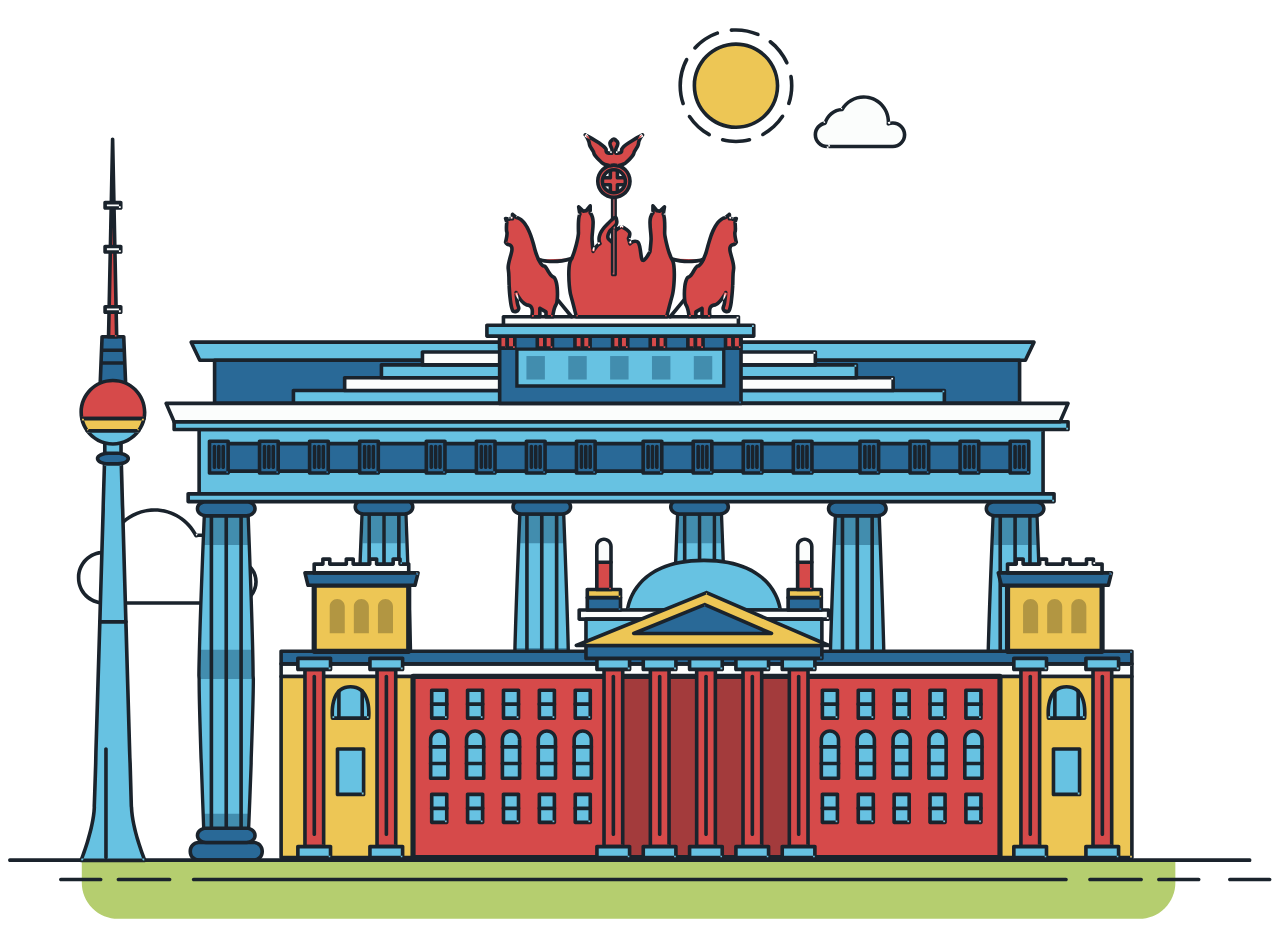
<file: animation.html>
<!DOCTYPE html>
<html lang="en">
<head>
    <meta charset="UTF-8">
    <meta name="viewport" content="width=device-width, initial-scale=1.0">
    <title>SVG Animation</title>
    <link rel="stylesheet" href="css/animation.css">
</head>
<body>
    <svg id="about-picture" xmlns="http://www.w3.org/2000/svg" class="berlin-illustration" height="auto" viewBox="0 0 700 505" xmlns:xlink="http://www.w3.org/1999/xlink">
        <defs>
            <polygon id="a" points=".06 231.917 .06 .929 688.717 .929 688.717 231.917"></polygon>
        </defs>
        <g fill="none" fill-rule="evenodd">
          <g transform="translate(0 241)" class="cloud-front">
          <path fill="#1A232C" d="M87.602,29 L87.602,28 C87.326,28.001 87.103,28.024 86.927,28.033 L86.979,29.031 L87.947,28.78 C85.741,20.282 78.041,14.002 68.852,14 C67.858,14 66.904,14.096 65.98,14.231 L66.125,15.22 L67.019,14.772 C62.626,6.015 53.567,0.001 43.102,0 C29.041,0.002 17.524,10.848 16.443,24.632 L17.44,24.71 L17.606,23.724 C16.803,23.589 15.969,23.5 15.102,23.5 C6.817,23.501 0.102,30.215 0.102,38.5 C0.102,46.785 6.817,53.499 15.102,53.5 L87.602,53.5 C94.644,53.499 100.351,47.792 100.352,40.75 C100.351,33.708 94.644,28.001 87.602,28 L87.602,30 C90.573,30 93.254,31.202 95.203,33.149 C97.15,35.097 98.351,37.778 98.352,40.75 C98.351,43.722 97.15,46.403 95.203,48.351 C93.254,50.298 90.573,51.5 87.602,51.5 L15.102,51.5 C11.509,51.5 8.265,50.046 5.909,47.692 C3.555,45.337 2.102,42.093 2.102,38.5 C2.102,34.907 3.555,31.663 5.909,29.308 C8.265,26.954 11.509,25.5 15.102,25.5 C15.831,25.5 16.553,25.575 17.273,25.697 C17.551,25.743 17.832,25.672 18.055,25.499 C18.277,25.325 18.414,25.07 18.436,24.789 C19.436,12.04 30.094,1.998 43.102,2 C52.786,1.999 61.163,7.564 65.231,15.669 C65.425,16.055 65.842,16.272 66.27,16.21 C67.132,16.084 67.988,16 68.852,16 C77.108,15.998 84.027,21.647 86.011,29.283 C86.13,29.741 86.557,30.054 87.031,30.03 C87.27,30.017 87.457,29.999 87.602,30 L87.602,29" transform="translate(38 36)"></path>
            </g>
            <path fill="#B5CE6F" d="M646.484,484.382 C646.484,489.501 644.531,494.62 640.627,498.525 C636.722,502.43 631.603,504.382 626.484,504.382 L60.873,504.382 C55.754,504.382 50.636,502.43 46.731,498.525 C42.826,494.62 40.873,489.501 40.873,484.382 L40.873,471.917 L646.484,471.917 L646.484,484.382"></path>
            <polyline fill="#67C2E2" points="334.824 185.029 101.449 185.029 106.209 195.08 563.438 195.08 568.2 185.029 334.824 185.029"></polyline>
            <path fill="#1A232C" d="M334.824,185.029 L334.824,184.029 L101.449,184.029 C101.104,184.029 100.788,184.203 100.604,184.494 C100.42,184.785 100.398,185.146 100.545,185.457 L105.306,195.508 C105.471,195.856 105.824,196.079 106.209,196.079 L563.438,196.079 C563.824,196.079 564.177,195.856 564.342,195.508 L569.104,185.457 C569.251,185.146 569.229,184.785 569.045,184.494 C568.861,184.203 568.544,184.029 568.2,184.029 L334.824,184.029 L334.824,186.029 L566.62,186.029 L562.806,194.08 L106.842,194.08 L103.029,186.029 L334.824,186.029 L334.824,185.029"></path>
            <polygon fill="#296997" points="114.416 218.974 560.222 218.974 560.222 195.08 114.416 195.08"></polygon>
            <path fill="#1A232C" d="M560.222,218.974 L560.222,217.974 L115.416,217.974 L115.416,196.079 L559.222,196.079 L559.222,218.974 L560.222,218.974 L560.222,217.974 L560.222,218.974 L561.222,218.974 L561.222,195.08 C561.222,194.816 561.115,194.559 560.929,194.372 C560.742,194.186 560.485,194.08 560.222,194.08 L114.416,194.08 C114.152,194.08 113.895,194.186 113.708,194.372 C113.522,194.559 113.416,194.816 113.416,195.08 L113.416,218.974 C113.416,219.237 113.522,219.495 113.708,219.681 C113.895,219.867 114.152,219.974 114.416,219.974 L560.222,219.974 C560.485,219.974 560.742,219.867 560.929,219.681 C561.115,219.495 561.222,219.237 561.222,218.974 L560.222,218.974"></path>
            <polygon fill="#67C2E2" points="105.85 269.08 573.225 269.08 573.225 233.398 105.85 233.398"></polygon>
            <path fill="#1A232C" d="M573.225,233.398 L573.225,232.398 L105.85,232.398 C105.587,232.398 105.329,232.505 105.143,232.691 C104.957,232.877 104.85,233.134 104.85,233.398 L104.85,269.08 C104.85,269.344 104.957,269.601 105.143,269.788 C105.329,269.974 105.587,270.08 105.85,270.08 L573.225,270.08 C573.488,270.08 573.745,269.974 573.932,269.788 C574.118,269.601 574.225,269.344 574.225,269.08 L574.225,233.398 C574.225,233.134 574.118,232.877 573.932,232.691 C573.745,232.505 573.488,232.398 573.225,232.398 L573.225,233.398 L572.225,233.398 L572.225,268.08 L106.85,268.08 L106.85,234.398 L573.225,234.398 L573.225,233.398 L572.225,233.398 L573.225,233.398"></path>
            <polygon fill="#296997" points="116.751 256.508 562.557 256.508 562.557 241.243 116.751 241.243"></polygon>
            <path fill="#1A232C" d="M562.557,256.508 L562.557,255.508 L117.75,255.508 L117.75,242.243 L561.557,242.243 L561.557,256.508 L562.557,256.508 L562.557,255.508 L562.557,256.508 L563.557,256.508 L563.557,241.243 C563.557,240.979 563.45,240.722 563.264,240.535 C563.078,240.349 562.82,240.243 562.557,240.243 L116.75,240.243 C116.487,240.243 116.23,240.349 116.043,240.535 C115.857,240.722 115.751,240.979 115.751,241.243 L115.751,256.508 C115.751,256.771 115.857,257.029 116.043,257.215 C116.23,257.401 116.487,257.508 116.751,257.508 L562.557,257.508 C562.82,257.508 563.077,257.401 563.264,257.215 C563.45,257.029 563.557,256.771 563.557,256.508 L562.557,256.508"></path>
            <polygon fill="#67C2E2" points="158.07 218.974 518.563 218.974 518.563 211.858 158.07 211.858"></polygon>
            <path fill="#1A232C" d="M518.563,211.858 L518.563,210.858 L158.07,210.858 C157.807,210.858 157.549,210.964 157.363,211.151 C157.177,211.337 157.07,211.594 157.07,211.858 L157.07,218.974 C157.07,219.237 157.177,219.495 157.363,219.681 C157.549,219.867 157.807,219.974 158.07,219.974 L518.563,219.974 C518.826,219.974 519.083,219.867 519.27,219.681 C519.456,219.495 519.562,219.237 519.562,218.974 L519.562,211.858 C519.562,211.594 519.456,211.337 519.27,211.151 C519.083,210.964 518.826,210.858 518.563,210.858 L518.563,211.858 L517.563,211.858 L517.563,217.974 L159.07,217.974 L159.07,212.858 L518.563,212.858 L518.563,211.858 L517.563,211.858 L518.563,211.858"></path>
            <polygon fill="#FBFDFC" points="186.438 211.858 490.194 211.858 490.194 204.741 186.438 204.741"></polygon>
            <path fill="#1A232C" d="M490.194,204.741 L490.194,203.741 L186.438,203.741 C186.175,203.741 185.917,203.848 185.731,204.034 C185.545,204.221 185.438,204.478 185.438,204.741 L185.438,211.858 C185.438,212.121 185.545,212.379 185.731,212.565 C185.917,212.751 186.175,212.858 186.438,212.858 L490.194,212.858 C490.458,212.858 490.715,212.751 490.902,212.565 C491.088,212.379 491.194,212.121 491.194,211.858 L491.194,204.741 C491.194,204.478 491.088,204.221 490.902,204.034 C490.715,203.848 490.458,203.741 490.194,203.741 L490.194,204.741 L489.194,204.741 L489.194,210.858 L187.438,210.858 L187.438,205.741 L490.194,205.741 L490.194,204.741 L489.194,204.741 L490.194,204.741"></path>
            <polygon fill="#67C2E2" points="206.805 204.741 469.828 204.741 469.828 197.624 206.805 197.624"></polygon>
            <path fill="#1A232C" d="M469.828,197.624 L469.828,196.624 L206.805,196.624 C206.541,196.624 206.284,196.731 206.098,196.917 C205.911,197.103 205.805,197.361 205.805,197.624 L205.805,204.741 C205.805,205.005 205.911,205.262 206.098,205.449 C206.284,205.635 206.541,205.741 206.805,205.741 L469.828,205.741 C470.091,205.741 470.349,205.635 470.535,205.449 C470.722,205.262 470.828,205.005 470.828,204.741 L470.828,197.624 C470.828,197.361 470.722,197.103 470.535,196.917 C470.349,196.731 470.091,196.624 469.828,196.624 L469.828,197.624 L468.828,197.624 L468.828,203.741 L207.805,203.741 L207.805,198.624 L469.828,198.624 L469.828,197.624 L468.828,197.624 L469.828,197.624"></path>
            <polygon fill="#FBFDFC" points="229.521 197.624 447.111 197.624 447.111 190.509 229.521 190.509"></polygon>
            <path fill="#1A232C" d="M447.111,190.509 L447.111,189.509 L229.521,189.509 C229.258,189.509 229,189.616 228.814,189.802 C228.628,189.988 228.521,190.246 228.521,190.509 L228.521,197.624 C228.521,197.888 228.628,198.145 228.814,198.332 C229,198.518 229.258,198.624 229.521,198.624 L447.111,198.624 C447.375,198.624 447.632,198.518 447.818,198.332 C448.005,198.145 448.111,197.888 448.111,197.624 L448.111,190.509 C448.111,190.246 448.005,189.988 447.818,189.802 C447.632,189.616 447.375,189.509 447.111,189.509 L447.111,190.509 L446.111,190.509 L446.111,196.624 L230.521,196.624 L230.521,191.509 L447.111,191.509 L447.111,190.509 L446.111,190.509 L447.111,190.509"></path>
            <path fill="#67C2E2" d="M135.607,355.447 C135.163,337.766 134.264,313.326 133.648,297.387 C133.274,287.721 133.004,281.18 133.004,281.18 L108.722,281.18 C108.722,281.18 108.452,287.721 108.079,297.387 C107.462,313.326 106.563,337.766 106.119,355.447 C105.953,362.059 105.85,367.732 105.85,371.653 L105.85,371.654 C105.85,386.117 107.243,424.332 108.089,446.189 C108.457,455.706 108.722,462.126 108.722,462.126 L133.004,462.126 C133.004,462.126 133.269,455.706 133.637,446.189 C134.482,424.332 135.876,386.117 135.876,371.654 L135.876,371.653 C135.876,367.732 135.773,362.059 135.607,355.447"></path>
            <path fill="#428DAE" d="M133.648 297.387L108.079 297.387C108.452 287.721 108.722 281.18 108.722 281.18L133.004 281.18C133.004 281.18 133.274 287.721 133.648 297.387M135.876 371.654L105.85 371.654 105.85 371.653C105.85 367.732 105.953 362.059 106.119 355.447L135.607 355.447C135.773 362.059 135.876 367.732 135.876 371.653L135.876 371.654M133.004 462.126L108.722 462.126C108.722 462.126 108.457 455.706 108.089 446.189L133.637 446.189C133.269 455.706 133.004 462.126 133.004 462.126"></path>
            <path fill="#1A232C" d="M109.612,461.199 L132.114,461.199 C132.447,453.007 134.949,390.886 134.949,371.653 C134.949,352.42 132.447,290.299 132.114,282.108 L109.612,282.108 C109.279,290.299 106.778,352.42 106.778,371.653 C106.778,390.886 109.279,453.007 109.612,461.199 Z M133.895,463.054 L107.832,463.054 L107.794,462.164 C107.766,461.466 104.922,392.193 104.922,371.653 C104.922,351.114 107.766,281.839 107.794,281.142 L107.832,280.252 L133.895,280.252 L133.931,281.142 C133.96,281.839 136.804,351.114 136.804,371.653 C136.804,392.193 133.96,461.466 133.931,462.164 L133.895,463.054 L133.895,463.054 Z"></path>
            <path fill="#1A232C" d="M111.638 281.18L111.638 462.126C111.638 462.679 112.086 463.126 112.638 463.126 113.19 463.126 113.638 462.679 113.638 462.126L113.638 281.18C113.638 280.628 113.19 280.18 112.638 280.18 112.086 280.18 111.638 280.628 111.638 281.18M119.863 281.18L119.863 462.126C119.863 462.679 120.311 463.126 120.863 463.126 121.416 463.126 121.863 462.679 121.863 462.126L121.863 281.18C121.863 280.628 121.416 280.18 120.863 280.18 120.311 280.18 119.863 280.628 119.863 281.18M128.088 281.18L128.088 462.126C128.088 462.679 128.536 463.126 129.088 463.126 129.64 463.126 130.088 462.679 130.088 462.126L130.088 281.18C130.088 280.628 129.64 280.18 129.088 280.18 128.536 280.18 128.088 280.628 128.088 281.18"></path>
            <path fill="#296997" d="M136.79,277.265 C136.79,279.418 134.675,281.18 132.09,281.18 L109.636,281.18 C107.051,281.18 104.936,279.418 104.936,277.265 C104.936,275.111 107.051,273.349 109.636,273.349 L132.09,273.349 C134.675,273.349 136.79,275.111 136.79,277.265"></path>
            <path fill="#1A232C" d="M136.79,277.265 L135.79,277.265 C135.789,278.005 135.433,278.704 134.769,279.262 C134.109,279.814 133.155,280.181 132.09,280.18 L109.636,280.18 C108.571,280.181 107.617,279.814 106.956,279.262 C106.293,278.704 105.936,278.005 105.936,277.265 C105.936,276.524 106.293,275.825 106.957,275.267 C107.617,274.715 108.571,274.348 109.636,274.349 L132.09,274.349 C133.155,274.348 134.109,274.716 134.769,275.267 C135.433,275.825 135.789,276.524 135.79,277.265 L137.79,277.265 C137.791,275.851 137.09,274.593 136.049,273.731 C135.006,272.863 133.61,272.35 132.09,272.349 L109.636,272.349 C108.116,272.35 106.72,272.863 105.676,273.731 C104.636,274.593 103.935,275.851 103.936,277.265 C103.935,278.678 104.636,279.937 105.677,280.798 C106.72,281.666 108.116,282.179 109.636,282.18 L132.09,282.18 C133.61,282.179 135.006,281.666 136.049,280.798 C137.09,279.937 137.791,278.678 137.79,277.265 L136.79,277.265"></path>
            <path fill="#296997" d="M140.775,467.217 C140.775,469.803 138.661,471.917 136.076,471.917 L105.65,471.917 C103.065,471.917 100.951,469.803 100.951,467.217 L100.951,466.825 C100.951,464.241 103.065,462.126 105.65,462.126 L136.076,462.126 C138.661,462.126 140.775,464.241 140.775,466.825 L140.775,467.217"></path>
            <path fill="#1A232C" d="M140.775,467.217 L139.775,467.217 C139.775,468.235 139.361,469.155 138.688,469.83 C138.013,470.503 137.093,470.917 136.076,470.917 L105.65,470.917 C104.633,470.917 103.713,470.504 103.038,469.83 C102.365,469.155 101.951,468.235 101.951,467.217 L101.951,466.825 C101.951,465.808 102.365,464.889 103.038,464.214 C103.713,463.54 104.633,463.127 105.65,463.126 L136.076,463.126 C137.093,463.127 138.013,463.54 138.688,464.214 C139.362,464.889 139.775,465.808 139.775,466.825 L139.775,467.217 L141.775,467.217 L141.775,466.825 C141.772,463.684 139.217,461.13 136.076,461.126 L105.65,461.126 C102.509,461.13 99.955,463.684 99.951,466.825 L99.951,467.217 C99.954,470.36 102.509,472.914 105.65,472.917 L136.076,472.917 C139.217,472.914 141.772,470.36 141.775,467.217 L140.775,467.217"></path>
            <path fill="#296997" d="M136.79,458.208 C136.79,460.363 134.675,462.126 132.09,462.126 L109.636,462.126 C107.051,462.126 104.936,460.363 104.936,458.208 C104.936,456.057 107.051,454.292 109.636,454.292 L132.09,454.292 C134.675,454.292 136.79,456.057 136.79,458.208"></path>
            <path fill="#1A232C" d="M136.79,458.208 L135.79,458.208 C135.789,458.949 135.432,459.649 134.769,460.207 C134.108,460.76 133.154,461.128 132.09,461.126 L109.636,461.126 C108.572,461.128 107.617,460.76 106.957,460.207 C106.293,459.649 105.936,458.949 105.936,458.208 C105.936,457.47 106.293,456.77 106.957,456.212 C107.617,455.659 108.572,455.291 109.636,455.292 L132.09,455.292 C133.154,455.291 134.108,455.659 134.769,456.212 C135.433,456.77 135.789,457.47 135.79,458.208 L137.79,458.208 C137.791,456.796 137.09,455.538 136.05,454.675 C135.006,453.808 133.61,453.294 132.09,453.292 L109.636,453.292 C108.115,453.294 106.719,453.808 105.676,454.675 C104.636,455.538 103.935,456.796 103.936,458.208 C103.935,459.622 104.636,460.881 105.676,461.743 C106.72,462.611 108.116,463.125 109.636,463.126 L132.09,463.126 C133.61,463.125 135.006,462.611 136.05,461.743 C137.09,460.881 137.791,459.622 137.79,458.208 L136.79,458.208"></path>
            <path fill="#67C2E2" d="M572.471,355.447 C572.025,337.766 571.126,313.326 570.51,297.387 C570.137,287.721 569.867,281.18 569.867,281.18 L545.585,281.18 C545.585,281.18 545.315,287.721 544.942,297.387 C544.326,313.326 543.427,337.766 542.981,355.447 C542.815,362.059 542.713,367.732 542.713,371.653 L542.713,371.654 C542.713,386.117 544.107,424.332 544.952,446.189 C545.32,455.706 545.585,462.126 545.585,462.126 L569.867,462.126 C569.867,462.126 570.132,455.706 570.499,446.189 C571.346,424.332 572.739,386.117 572.739,371.654 L572.739,371.653 C572.739,367.732 572.637,362.059 572.471,355.447"></path>
            <path fill="#428DAE" d="M569.582 297.387L566.951 297.387 566.951 282.108 568.977 282.108C569.063 284.206 569.29 289.841 569.582 297.387M564.951 297.387L545.871 297.387C546.162 289.841 546.39 284.206 546.476 282.108L564.951 282.108 564.951 297.387M571.8 369.187L566.951 369.187 566.951 356.265 571.562 356.265C571.685 361.272 571.771 365.701 571.8 369.187M564.951 369.187L543.653 369.187C543.684 365.512 543.777 360.79 543.912 355.447L553.551 355.447 553.551 356.265 564.951 356.265 564.951 369.187"></path>
            <path fill="#1A232C" d="M546.476,461.199 L568.977,461.199 C569.31,453.007 571.812,390.886 571.812,371.653 C571.812,352.42 569.31,290.299 568.977,282.108 L546.476,282.108 C546.142,290.299 543.642,352.42 543.642,371.653 C543.642,390.886 546.142,453.007 546.476,461.199 M570.758,463.054 L544.694,463.054 L544.658,462.164 C544.629,461.466 541.785,392.193 541.785,371.653 C541.785,351.114 544.629,281.839 544.658,281.142 L544.694,280.252 L570.758,280.252 L570.795,281.142 C570.823,281.839 573.667,351.114 573.667,371.653 C573.667,392.193 570.823,461.466 570.795,462.164 L570.758,463.054"></path>
            <path fill="#1A232C" d="M548.501 281.18L548.501 462.126C548.501 462.679 548.949 463.126 549.501 463.126 550.053 463.126 550.501 462.679 550.501 462.126L550.501 281.18C550.501 280.628 550.053 280.18 549.501 280.18 548.949 280.18 548.501 280.628 548.501 281.18M556.727 281.18L556.727 462.126C556.727 462.679 557.174 463.126 557.727 463.126 558.279 463.126 558.727 462.679 558.727 462.126L558.727 281.18C558.727 280.628 558.279 280.18 557.727 280.18 557.174 280.18 556.727 280.628 556.727 281.18M564.951 281.18L564.951 462.126C564.951 462.679 565.399 463.126 565.951 463.126 566.503 463.126 566.951 462.679 566.951 462.126L566.951 281.18C566.951 280.628 566.503 280.18 565.951 280.18 565.399 280.18 564.951 280.628 564.951 281.18"></path>
            <path fill="#296997" d="M573.653,277.265 C573.653,279.418 571.537,281.18 568.953,281.18 L546.499,281.18 C543.915,281.18 541.799,279.418 541.799,277.265 C541.799,275.111 543.915,273.349 546.499,273.349 L568.953,273.349 C571.537,273.349 573.653,275.111 573.653,277.265"></path>
            <path fill="#1A232C" d="M573.653,277.265 L572.653,277.265 C572.653,278.005 572.296,278.704 571.632,279.262 C570.972,279.814 570.017,280.181 568.953,280.18 L546.499,280.18 C545.435,280.181 544.48,279.814 543.82,279.262 C543.156,278.704 542.8,278.005 542.799,277.265 C542.8,276.525 543.156,275.825 543.82,275.267 C544.481,274.715 545.435,274.348 546.499,274.349 L568.953,274.349 C570.017,274.348 570.972,274.715 571.632,275.267 C572.296,275.825 572.653,276.525 572.653,277.265 L574.653,277.265 C574.654,275.851 573.953,274.593 572.912,273.731 C571.869,272.863 570.473,272.35 568.953,272.349 L546.499,272.349 C544.979,272.35 543.583,272.863 542.54,273.731 C541.499,274.593 540.798,275.851 540.799,277.265 C540.798,278.679 541.499,279.937 542.54,280.798 C543.583,281.666 544.979,282.179 546.499,282.18 L568.953,282.18 C570.473,282.179 571.869,281.666 572.912,280.798 C573.953,279.937 574.654,278.679 574.653,277.265 L573.653,277.265"></path>
            <path fill="#296997" d="M577.639,467.217 C577.639,469.803 575.524,471.917 572.938,471.917 L542.514,471.917 C539.929,471.917 537.813,469.803 537.813,467.217 L537.813,466.825 C537.813,464.241 539.929,462.126 542.514,462.126 L572.938,462.126 C575.524,462.126 577.639,464.241 577.639,466.825 L577.639,467.217"></path>
            <path fill="#1A232C" d="M577.639,467.217 L576.639,467.217 C576.638,468.235 576.225,469.155 575.551,469.83 C574.876,470.503 573.956,470.917 572.938,470.917 L542.514,470.917 C541.497,470.917 540.576,470.503 539.901,469.83 C539.227,469.155 538.814,468.234 538.813,467.217 L538.813,466.825 C538.814,465.808 539.227,464.889 539.901,464.214 C540.576,463.54 541.497,463.127 542.514,463.126 L572.938,463.126 C573.956,463.127 574.876,463.54 575.551,464.214 C576.225,464.888 576.638,465.808 576.639,466.825 L576.639,467.217 L578.639,467.217 L578.639,466.825 C578.635,463.684 576.081,461.13 572.938,461.126 L542.514,461.126 C539.372,461.13 536.817,463.684 536.813,466.825 L536.813,467.217 C536.817,470.36 539.372,472.914 542.514,472.917 L572.938,472.917 C576.081,472.914 578.635,470.359 578.639,467.217 L577.639,467.217"></path>
            <path fill="#296997" d="M573.653,458.208 C573.653,460.363 571.537,462.126 568.953,462.126 L546.499,462.126 C543.915,462.126 541.799,460.363 541.799,458.208 C541.799,456.057 543.915,454.292 546.499,454.292 L568.953,454.292 C571.537,454.292 573.653,456.057 573.653,458.208"></path>
            <path fill="#1A232C" d="M573.653,458.208 L572.653,458.208 C572.653,458.949 572.296,459.649 571.632,460.207 C570.971,460.76 570.017,461.128 568.953,461.126 L546.499,461.126 C545.435,461.128 544.481,460.76 543.82,460.207 C543.157,459.649 542.799,458.949 542.799,458.208 C542.799,457.47 543.156,456.77 543.82,456.212 C544.481,455.659 545.435,455.291 546.499,455.292 L568.953,455.292 C570.017,455.291 570.971,455.659 571.632,456.212 C572.296,456.77 572.653,457.47 572.653,458.208 L574.653,458.208 C574.654,456.796 573.953,455.538 572.912,454.675 C571.869,453.808 570.473,453.294 568.953,453.292 L546.499,453.292 C544.979,453.294 543.583,453.808 542.54,454.675 C541.499,455.538 540.798,456.796 540.799,458.208 C540.798,459.622 541.499,460.881 542.54,461.743 C543.583,462.611 544.979,463.125 546.499,463.126 L568.953,463.126 C570.473,463.125 571.869,462.611 572.912,461.743 C573.953,460.881 574.654,459.622 574.653,458.208 L573.653,458.208"></path>
            <path fill="#67C2E2" d="M485.098,355.447 C484.654,337.766 483.753,313.326 483.137,297.387 C482.764,287.721 482.494,281.18 482.494,281.18 L458.213,281.18 C458.213,281.18 457.942,287.721 457.569,297.387 C456.953,313.326 456.055,337.766 455.608,355.447 C455.443,362.059 455.34,367.732 455.34,371.653 L455.34,371.654 C455.34,386.117 456.733,424.332 457.58,446.189 C457.948,455.706 458.213,462.126 458.213,462.126 L482.494,462.126 C482.494,462.126 482.759,455.706 483.126,446.189 C483.973,424.332 485.366,386.117 485.366,371.654 L485.366,371.653 C485.366,367.732 485.265,362.059 485.098,355.447"></path>
            <path fill="#428DAE" d="M483.137 297.387L457.569 297.387C457.942 287.721 458.213 281.18 458.213 281.18L482.494 281.18C482.494 281.18 482.764 287.721 483.137 297.387M485.355 369.187L455.351 369.187C455.382 365.502 455.475 360.78 455.608 355.447L485.098 355.447C485.232 360.78 485.325 365.502 485.355 369.187"></path>
            <path fill="#1A232C" d="M459.103,461.199 L481.605,461.199 C481.938,453.007 484.439,390.886 484.439,371.653 C484.439,352.42 481.938,290.299 481.605,282.108 L459.103,282.108 C458.769,290.299 456.268,352.42 456.268,371.653 C456.268,390.886 458.769,453.007 459.103,461.199 Z M483.386,463.054 L457.321,463.054 L457.285,462.164 C457.256,461.466 454.412,392.193 454.412,371.653 C454.412,351.114 457.256,281.839 457.285,281.142 L457.321,280.252 L483.386,280.252 L483.422,281.142 C483.45,281.839 486.294,351.114 486.294,371.653 C486.294,392.193 483.45,461.466 483.422,462.164 L483.386,463.054 L483.386,463.054 Z"></path>
            <path fill="#1A232C" d="M461.128 281.18L461.128 462.126C461.128 462.679 461.576 463.126 462.128 463.126 462.68 463.126 463.128 462.679 463.128 462.126L463.128 281.18C463.128 280.628 462.68 280.18 462.128 280.18 461.576 280.18 461.128 280.628 461.128 281.18M469.354 281.18L469.354 462.126C469.354 462.679 469.801 463.126 470.354 463.126 470.906 463.126 471.354 462.679 471.354 462.126L471.354 281.18C471.354 280.628 470.906 280.18 470.354 280.18 469.801 280.18 469.354 280.628 469.354 281.18M477.578 281.18L477.578 462.126C477.578 462.679 478.026 463.126 478.578 463.126 479.13 463.126 479.578 462.679 479.578 462.126L479.578 281.18C479.578 280.628 479.13 280.18 478.578 280.18 478.026 280.18 477.578 280.628 477.578 281.18"></path>
            <path fill="#296997" d="M486.281,277.265 C486.281,279.418 484.164,281.18 481.58,281.18 L459.126,281.18 C456.542,281.18 454.426,279.418 454.426,277.265 C454.426,275.111 456.542,273.349 459.126,273.349 L481.58,273.349 C484.164,273.349 486.281,275.111 486.281,277.265"></path>
            <path fill="#1A232C" d="M486.281,277.265 L485.281,277.265 C485.281,278.005 484.924,278.704 484.26,279.262 C483.599,279.814 482.644,280.181 481.58,280.18 L459.126,280.18 C458.062,280.181 457.107,279.814 456.447,279.262 C455.783,278.704 455.427,278.005 455.426,277.265 C455.427,276.525 455.783,275.825 456.447,275.267 C457.108,274.715 458.062,274.348 459.126,274.349 L481.58,274.349 C482.644,274.348 483.599,274.716 484.26,275.268 C484.924,275.825 485.281,276.525 485.281,277.265 L487.281,277.265 C487.282,275.851 486.58,274.593 485.54,273.731 C484.496,272.863 483.1,272.35 481.58,272.349 L459.126,272.349 C457.606,272.35 456.21,272.863 455.167,273.731 C454.126,274.593 453.425,275.851 453.426,277.265 C453.425,278.679 454.126,279.937 455.167,280.798 C456.21,281.666 457.606,282.179 459.126,282.18 L481.58,282.18 C483.1,282.179 484.496,281.666 485.54,280.799 C486.58,279.937 487.282,278.679 487.281,277.265 L486.281,277.265"></path>
            <path fill="#296997" d="M490.266,467.217 C490.266,469.803 488.151,471.917 485.565,471.917 L455.141,471.917 C452.556,471.917 450.44,469.803 450.44,467.217 L450.44,466.825 C450.44,464.241 452.556,462.126 455.141,462.126 L485.565,462.126 C488.151,462.126 490.266,464.241 490.266,466.825 L490.266,467.217"></path>
            <path fill="#1A232C" d="M490.266,467.217 L489.266,467.217 C489.265,468.235 488.852,469.155 488.178,469.83 C487.503,470.503 486.583,470.917 485.565,470.917 L455.141,470.917 C454.124,470.917 453.203,470.503 452.528,469.83 C451.854,469.155 451.441,468.234 451.44,467.217 L451.44,466.825 C451.441,465.808 451.854,464.889 452.528,464.214 C453.203,463.54 454.124,463.127 455.141,463.126 L485.565,463.126 C486.583,463.127 487.503,463.54 488.178,464.214 C488.852,464.888 489.265,465.808 489.266,466.825 L489.266,467.217 L491.266,467.217 L491.266,466.825 C491.262,463.684 488.708,461.13 485.565,461.126 L455.141,461.126 C451.999,461.13 449.444,463.684 449.44,466.825 L449.44,467.217 C449.444,470.36 451.999,472.914 455.141,472.917 L485.565,472.917 C488.708,472.914 491.262,470.359 491.266,467.217 L490.266,467.217"></path>
            <path fill="#296997" d="M486.281,458.208 C486.281,460.363 484.164,462.126 481.58,462.126 L459.126,462.126 C456.542,462.126 454.426,460.363 454.426,458.208 C454.426,456.057 456.542,454.292 459.126,454.292 L481.58,454.292 C484.164,454.292 486.281,456.057 486.281,458.208"></path>
            <path fill="#1A232C" d="M486.281,458.208 L485.281,458.208 C485.281,458.949 484.923,459.649 484.26,460.207 C483.599,460.76 482.644,461.128 481.58,461.126 L459.126,461.126 C458.062,461.128 457.108,460.76 456.447,460.207 C455.784,459.649 455.427,458.949 455.426,458.208 C455.426,457.47 455.783,456.77 456.447,456.212 C457.108,455.659 458.062,455.291 459.126,455.292 L481.58,455.292 C482.644,455.291 483.598,455.659 484.26,456.212 C484.924,456.77 485.281,457.47 485.281,458.208 L487.281,458.208 C487.282,456.795 486.58,455.538 485.54,454.675 C484.496,453.808 483.1,453.294 481.58,453.292 L459.126,453.292 C457.606,453.294 456.21,453.808 455.167,454.675 C454.126,455.538 453.425,456.796 453.426,458.208 C453.425,459.622 454.126,460.881 455.167,461.743 C456.21,462.611 457.606,463.125 459.126,463.126 L481.58,463.126 C483.1,463.125 484.496,462.611 485.54,461.743 C486.581,460.881 487.282,459.622 487.281,458.208 L486.281,458.208"></path>
            <path fill="#67C2E2" d="M397.726,354.466 C397.28,336.787 396.381,312.346 395.765,296.407 C395.392,286.742 395.122,280.2 395.122,280.2 L370.84,280.2 C370.84,280.2 370.57,286.742 370.197,296.407 C369.581,312.346 368.682,336.787 368.236,354.466 C368.07,361.078 367.968,366.751 367.968,370.672 L367.968,370.673 C367.968,385.136 369.361,423.352 370.207,445.208 C370.575,454.726 370.84,461.146 370.84,461.146 L395.122,461.146 C395.122,461.146 395.386,454.726 395.754,445.208 C396.601,423.352 397.994,385.136 397.994,370.673 L397.994,370.672 C397.994,366.751 397.892,361.078 397.726,354.466"></path>
            <path fill="#428DAE" d="M394.837 296.407L392.206 296.407 392.206 281.127 394.233 281.127C394.318 283.225 394.545 288.861 394.837 296.407L394.837 296.407zM383.981 296.407L390.206 296.407 390.206 281.127 383.981 281.127 383.981 296.407zM375.756 296.407L381.98 296.407 381.98 281.127 375.756 281.127 375.756 296.407zM373.756 296.407L371.126 296.407C371.417 288.861 371.645 283.225 371.73 281.127L373.756 281.127 373.756 296.407 373.756 296.407zM397.062 369.187L392.206 369.187 392.206 354.466 396.796 354.466C396.943 360.298 397.041 365.389 397.062 369.187L397.062 369.187zM383.981 369.187L390.206 369.187 390.206 354.466 383.981 354.466 383.981 369.187zM375.756 369.187L381.98 369.187 381.98 354.466 375.756 354.466 375.756 369.187zM373.756 369.187L368.9 369.187C368.921 365.389 369.019 360.298 369.166 354.466L373.756 354.466 373.756 369.187 373.756 369.187z"></path>
            <path fill="#1A232C" d="M371.73,460.218 L394.233,460.218 C394.565,452.027 397.066,389.906 397.066,370.672 C397.066,351.44 394.565,289.319 394.233,281.127 L371.73,281.127 C371.397,289.319 368.895,351.44 368.895,370.672 C368.895,389.906 371.397,452.027 371.73,460.218 M396.013,462.074 L369.949,462.074 L369.912,461.184 C369.884,460.486 367.04,391.212 367.04,370.672 C367.04,350.133 369.884,280.859 369.912,280.162 L369.949,279.272 L396.013,279.272 L396.05,280.162 C396.078,280.859 398.922,350.133 398.922,370.672 C398.922,391.212 396.078,460.486 396.05,461.184 L396.013,462.074"></path>
            <path fill="#1A232C" d="M373.756 280.2L373.756 461.146C373.756 461.698 374.203 462.146 374.756 462.146 375.308 462.146 375.756 461.698 375.756 461.146L375.756 280.2C375.756 279.647 375.308 279.2 374.756 279.2 374.203 279.2 373.756 279.647 373.756 280.2M381.98 280.2L381.98 461.146C381.98 461.698 382.428 462.146 382.98 462.146 383.533 462.146 383.981 461.698 383.981 461.146L383.981 280.2C383.981 279.647 383.533 279.2 382.98 279.2 382.428 279.2 381.98 279.647 381.98 280.2M390.206 280.2L390.206 461.146C390.206 461.698 390.654 462.146 391.206 462.146 391.758 462.146 392.206 461.698 392.206 461.146L392.206 280.2C392.206 279.647 391.758 279.2 391.206 279.2 390.654 279.2 390.206 279.647 390.206 280.2"></path>
            <path fill="#296997" d="M398.908,276.285 C398.908,278.439 396.792,280.2 394.208,280.2 L371.754,280.2 C369.17,280.2 367.053,278.439 367.053,276.285 C367.053,274.13 369.17,272.369 371.754,272.369 L394.208,272.369 C396.792,272.369 398.908,274.13 398.908,276.285"></path>
            <path fill="#1A232C" d="M398.908,276.285 L397.908,276.285 C397.907,277.025 397.551,277.724 396.887,278.281 C396.227,278.833 395.272,279.201 394.208,279.2 L371.754,279.2 C370.69,279.201 369.735,278.833 369.074,278.281 C368.41,277.724 368.053,277.025 368.053,276.285 C368.053,275.544 368.41,274.845 369.074,274.287 C369.735,273.735 370.69,273.367 371.754,273.369 L394.208,273.369 C395.272,273.367 396.227,273.735 396.887,274.287 C397.551,274.844 397.907,275.544 397.908,276.285 L399.908,276.285 C399.909,274.871 399.208,273.612 398.167,272.75 C397.124,271.883 395.728,271.37 394.208,271.369 L371.754,271.369 C370.234,271.37 368.838,271.883 367.794,272.75 C366.754,273.612 366.052,274.871 366.053,276.285 C366.052,277.699 366.754,278.957 367.795,279.818 C368.838,280.686 370.234,281.198 371.754,281.2 L394.208,281.2 C395.728,281.198 397.123,280.686 398.167,279.818 C399.208,278.957 399.909,277.698 399.908,276.285 L398.908,276.285"></path>
            <path fill="#296997" d="M402.894,466.237 C402.894,468.823 400.779,470.937 398.193,470.937 L367.768,470.937 C365.183,470.937 363.068,468.823 363.068,466.237 L363.068,465.844 C363.068,463.26 365.183,461.146 367.768,461.146 L398.193,461.146 C400.779,461.146 402.894,463.26 402.894,465.844 L402.894,466.237"></path>
            <path fill="#1A232C" d="M402.894,466.237 L401.894,466.237 C401.893,467.254 401.48,468.174 400.806,468.849 C400.131,469.523 399.211,469.937 398.193,469.937 L367.768,469.937 C366.751,469.937 365.831,469.523 365.156,468.849 C364.482,468.174 364.069,467.254 364.068,466.237 L364.068,465.844 C364.069,464.828 364.482,463.908 365.156,463.233 C365.831,462.56 366.751,462.146 367.768,462.146 L398.193,462.146 C399.211,462.146 400.131,462.56 400.806,463.233 C401.48,463.908 401.893,464.828 401.894,465.844 L401.894,466.237 L403.894,466.237 L403.894,465.844 C403.89,462.703 401.336,460.15 398.193,460.146 L367.768,460.146 C364.626,460.15 362.072,462.703 362.068,465.844 L362.068,466.237 C362.072,469.379 364.626,471.933 367.768,471.937 L398.193,471.937 C401.336,471.933 403.89,469.379 403.894,466.237 L402.894,466.237"></path>
            <path fill="#296997" d="M398.908,457.228 C398.908,459.382 396.792,461.146 394.208,461.146 L371.754,461.146 C369.17,461.146 367.053,459.382 367.053,457.228 C367.053,455.077 369.17,453.312 371.754,453.312 L394.208,453.312 C396.792,453.312 398.908,455.077 398.908,457.228"></path>
            <path fill="#1A232C" d="M398.908,457.228 L397.908,457.228 C397.908,457.968 397.55,458.669 396.887,459.226 C396.226,459.779 395.272,460.147 394.208,460.146 L371.754,460.146 C370.69,460.147 369.736,459.779 369.074,459.226 C368.411,458.668 368.053,457.968 368.053,457.228 C368.053,456.489 368.41,455.789 369.074,455.231 C369.736,454.679 370.69,454.311 371.754,454.312 L394.208,454.312 C395.272,454.311 396.226,454.679 396.887,455.231 C397.551,455.789 397.908,456.489 397.908,457.228 L399.908,457.228 C399.909,455.815 399.208,454.557 398.167,453.695 C397.124,452.827 395.728,452.313 394.208,452.312 L371.754,452.312 C370.234,452.313 368.838,452.827 367.794,453.695 C366.754,454.557 366.052,455.815 366.053,457.228 C366.052,458.642 366.753,459.901 367.794,460.763 C368.838,461.631 370.234,462.145 371.754,462.146 L394.208,462.146 C395.728,462.145 397.124,461.631 398.167,460.763 C399.208,459.9 399.909,458.642 399.908,457.228 L398.908,457.228"></path>
            <path fill="#67C2E2" d="M310.353,354.466 C309.908,336.787 309.009,312.346 308.393,296.407 C308.019,286.742 307.75,280.2 307.75,280.2 L283.467,280.2 C283.467,280.2 283.198,286.742 282.824,296.407 C282.208,312.346 281.309,336.787 280.864,354.466 C280.698,361.078 280.596,366.751 280.596,370.672 L280.596,370.673 C280.596,385.136 281.989,423.352 282.834,445.208 C283.202,454.726 283.467,461.146 283.467,461.146 L307.75,461.146 C307.75,461.146 308.014,454.726 308.382,445.208 C309.228,423.352 310.622,385.136 310.622,370.673 L310.622,370.672 C310.622,366.751 310.518,361.078 310.353,354.466"></path>
            <path fill="#428DAE" d="M308.393 296.407L282.824 296.407C283.198 286.742 283.467 280.2 283.467 280.2L307.75 280.2C307.75 280.2 308.019 286.742 308.393 296.407M310.617 369.187L280.6 369.187C280.621 365.377 280.718 360.285 280.864 354.466L310.353 354.466C310.498 360.285 310.596 365.377 310.617 369.187"></path>
            <path fill="#1A232C" d="M284.357,460.218 L306.86,460.218 C307.193,452.027 309.694,389.906 309.694,370.672 C309.694,351.44 307.193,289.319 306.86,281.127 L284.357,281.127 C284.024,289.319 281.523,351.44 281.523,370.672 C281.523,389.906 284.024,452.027 284.357,460.218 Z M308.639,462.074 L282.576,462.074 L282.54,461.184 C282.511,460.486 279.668,391.212 279.668,370.672 C279.668,350.133 282.511,280.859 282.54,280.162 L282.576,279.272 L308.639,279.272 L308.677,280.162 C308.706,280.859 311.549,350.133 311.549,370.672 C311.549,391.212 308.706,460.486 308.677,461.184 L308.639,462.074 L308.639,462.074 Z"></path>
            <path fill="#1A232C" d="M286.383 280.2L286.383 461.146C286.383 461.698 286.831 462.146 287.383 462.146 287.936 462.146 288.383 461.698 288.383 461.146L288.383 280.2C288.383 279.647 287.936 279.2 287.383 279.2 286.831 279.2 286.383 279.647 286.383 280.2M294.608 280.2L294.608 461.146C294.608 461.698 295.056 462.146 295.608 462.146 296.161 462.146 296.608 461.698 296.608 461.146L296.608 280.2C296.608 279.647 296.161 279.2 295.608 279.2 295.056 279.2 294.608 279.647 294.608 280.2M302.834 280.2L302.834 461.146C302.834 461.698 303.281 462.146 303.834 462.146 304.386 462.146 304.834 461.698 304.834 461.146L304.834 280.2C304.834 279.647 304.386 279.2 303.834 279.2 303.281 279.2 302.834 279.647 302.834 280.2"></path>
            <path fill="#296997" d="M311.535,276.285 C311.535,278.439 309.42,280.2 306.836,280.2 L284.381,280.2 C281.797,280.2 279.681,278.439 279.681,276.285 C279.681,274.13 281.797,272.369 284.381,272.369 L306.836,272.369 C309.42,272.369 311.535,274.13 311.535,276.285"></path>
            <path fill="#1A232C" d="M311.535,276.285 L310.535,276.285 C310.534,277.025 310.177,277.724 309.514,278.282 C308.854,278.833 307.901,279.201 306.836,279.2 L284.381,279.2 C283.316,279.201 282.362,278.833 281.702,278.281 C281.038,277.724 280.681,277.025 280.681,276.285 C280.681,275.544 281.038,274.844 281.702,274.287 C282.362,273.735 283.317,273.367 284.381,273.369 L306.836,273.369 C307.9,273.367 308.854,273.735 309.514,274.287 C310.177,274.844 310.534,275.544 310.535,276.285 L312.535,276.285 C312.535,274.871 311.835,273.613 310.795,272.75 C309.751,271.883 308.356,271.37 306.836,271.369 L284.381,271.369 C282.861,271.37 281.465,271.883 280.422,272.75 C279.381,273.612 278.68,274.871 278.681,276.285 C278.68,277.698 279.381,278.957 280.422,279.818 C281.465,280.686 282.861,281.198 284.381,281.2 L306.836,281.2 C308.356,281.198 309.751,280.685 310.794,279.818 C311.835,278.956 312.535,277.698 312.535,276.285 L311.535,276.285"></path>
            <path fill="#296997" d="M315.522,466.237 C315.522,468.823 313.407,470.937 310.821,470.937 L280.396,470.937 C277.811,470.937 275.696,468.823 275.696,466.237 L275.696,465.844 C275.696,463.26 277.811,461.146 280.396,461.146 L310.821,461.146 C313.407,461.146 315.522,463.26 315.522,465.844 L315.522,466.237"></path>
            <path fill="#1A232C" d="M315.522,466.237 L314.522,466.237 C314.521,467.254 314.108,468.174 313.434,468.849 C312.759,469.523 311.838,469.937 310.821,469.937 L280.396,469.937 C279.379,469.937 278.458,469.523 277.783,468.849 C277.11,468.174 276.696,467.254 276.696,466.237 L276.696,465.844 C276.696,464.828 277.11,463.908 277.783,463.233 C278.458,462.56 279.379,462.146 280.396,462.146 L310.821,462.146 C311.838,462.146 312.759,462.56 313.434,463.233 C314.108,463.908 314.521,464.828 314.522,465.844 L314.522,466.237 L316.521,466.237 L316.521,465.844 C316.518,462.703 313.963,460.15 310.821,460.146 L280.396,460.146 C277.254,460.15 274.7,462.703 274.696,465.844 L274.696,466.237 C274.699,469.379 277.254,471.933 280.396,471.937 L310.821,471.937 C313.963,471.933 316.518,469.379 316.521,466.237 L315.522,466.237"></path>
            <path fill="#296997" d="M311.535,457.228 C311.535,459.382 309.42,461.146 306.836,461.146 L284.381,461.146 C281.797,461.146 279.681,459.382 279.681,457.228 C279.681,455.077 281.797,453.312 284.381,453.312 L306.836,453.312 C309.42,453.312 311.535,455.077 311.535,457.228"></path>
            <path fill="#1A232C" d="M311.535,457.228 L310.535,457.228 C310.534,457.969 310.177,458.669 309.514,459.227 C308.854,459.779 307.9,460.147 306.836,460.146 L284.381,460.146 C283.317,460.147 282.363,459.779 281.702,459.227 C281.038,458.669 280.681,457.968 280.681,457.228 C280.681,456.489 281.038,455.789 281.702,455.231 C282.363,454.679 283.317,454.311 284.381,454.312 L306.836,454.312 C307.9,454.311 308.854,454.679 309.514,455.231 C310.177,455.789 310.534,456.489 310.535,457.228 L312.535,457.228 C312.535,455.815 311.835,454.558 310.795,453.695 C309.752,452.827 308.356,452.313 306.836,452.312 L284.381,452.312 C282.861,452.313 281.465,452.827 280.422,453.695 C279.381,454.557 278.68,455.815 278.681,457.228 C278.68,458.642 279.381,459.9 280.422,460.763 C281.465,461.631 282.861,462.145 284.381,462.146 L306.836,462.146 C308.356,462.145 309.752,461.631 310.795,460.763 C311.835,459.9 312.535,458.641 312.535,457.228 L311.535,457.228"></path>
            <path fill="#67C2E2" d="M222.981,354.466 C222.535,336.787 221.636,312.346 221.02,296.407 C220.647,286.742 220.377,280.2 220.377,280.2 L196.094,280.2 C196.094,280.2 195.825,286.742 195.452,296.407 C194.835,312.346 193.936,336.787 193.491,354.466 C193.325,361.078 193.223,366.751 193.223,370.672 L193.223,370.673 C193.223,385.136 194.616,423.352 195.462,445.208 C195.83,454.726 196.094,461.146 196.094,461.146 L220.377,461.146 C220.377,461.146 220.642,454.726 221.009,445.208 C221.855,423.352 223.249,385.136 223.249,370.673 L223.249,370.672 C223.249,366.751 223.146,361.078 222.981,354.466"></path>
            <path fill="#428DAE" d="M220.091 296.407L209.236 296.407 209.236 281.127 219.487 281.127C219.573 283.225 219.8 288.861 220.091 296.407L220.091 296.407zM201.011 296.407L207.236 296.407 207.236 281.127 201.011 281.127 201.011 296.407zM199.011 296.407L196.381 296.407C196.672 288.861 196.899 283.225 196.985 281.127L199.011 281.127 199.011 296.407 199.011 296.407zM222.317 369.187L209.236 369.187 209.236 356.265 221.923 356.265 221.923 354.466 222.051 354.466C222.198 360.298 222.296 365.389 222.317 369.187L222.317 369.187zM201.011 369.187L207.236 369.187 207.236 356.265 201.011 356.265 201.011 369.187zM199.011 369.187L194.155 369.187C194.174 365.784 194.255 361.345 194.377 356.265L199.011 356.265 199.011 369.187 199.011 369.187z"></path>
            <path fill="#1A232C" d="M196.985,460.218 L219.487,460.218 C219.82,452.027 222.321,389.906 222.321,370.672 C222.321,351.44 219.82,289.319 219.487,281.127 L196.985,281.127 C196.651,289.319 194.151,351.44 194.151,370.672 C194.151,389.906 196.651,452.027 196.985,460.218 M221.267,462.074 L195.204,462.074 L195.167,461.184 C195.138,460.486 192.295,391.212 192.295,370.672 C192.295,350.133 195.138,280.859 195.167,280.162 L195.204,279.272 L221.267,279.272 L221.305,280.162 C221.334,280.859 224.177,350.133 224.177,370.672 C224.177,391.212 221.334,460.486 221.305,461.184 L221.267,462.074"></path>
            <path fill="#1A232C" d="M199.011 280.2L199.011 461.146C199.011 461.698 199.458 462.146 200.011 462.146 200.563 462.146 201.011 461.698 201.011 461.146L201.011 280.2C201.011 279.647 200.563 279.2 200.011 279.2 199.458 279.2 199.011 279.647 199.011 280.2M207.236 280.2L207.236 461.146C207.236 461.698 207.684 462.146 208.236 462.146 208.788 462.146 209.236 461.698 209.236 461.146L209.236 280.2C209.236 279.647 208.788 279.2 208.236 279.2 207.684 279.2 207.236 279.647 207.236 280.2M215.461 280.2L215.461 461.146C215.461 461.698 215.909 462.146 216.461 462.146 217.013 462.146 217.461 461.698 217.461 461.146L217.461 280.2C217.461 279.647 217.013 279.2 216.461 279.2 215.909 279.2 215.461 279.647 215.461 280.2"></path>
            <path fill="#296997" d="M224.162,276.285 C224.162,278.439 222.047,280.2 219.463,280.2 L197.008,280.2 C194.424,280.2 192.308,278.439 192.308,276.285 C192.308,274.13 194.424,272.369 197.008,272.369 L219.463,272.369 C222.047,272.369 224.162,274.13 224.162,276.285"></path>
            <path fill="#1A232C" d="M224.162,276.285 L223.162,276.285 C223.161,277.025 222.805,277.724 222.142,278.282 C221.482,278.833 220.528,279.201 219.463,279.2 L197.008,279.2 C195.944,279.201 194.99,278.833 194.329,278.281 C193.665,277.724 193.308,277.025 193.308,276.285 C193.308,275.544 193.665,274.845 194.329,274.287 C194.99,273.735 195.944,273.367 197.008,273.369 L219.463,273.369 C220.528,273.367 221.481,273.735 222.142,274.287 C222.805,274.844 223.161,275.544 223.162,276.285 L225.162,276.285 C225.163,274.871 224.462,273.613 223.422,272.75 C222.379,271.883 220.983,271.37 219.463,271.369 L197.008,271.369 C195.489,271.37 194.093,271.883 193.049,272.75 C192.008,273.612 191.307,274.871 191.308,276.285 C191.307,277.698 192.008,278.957 193.049,279.818 C194.093,280.686 195.489,281.198 197.008,281.2 L219.463,281.2 C220.983,281.198 222.379,280.686 223.422,279.818 C224.462,278.956 225.163,277.698 225.162,276.285 L224.162,276.285"></path>
            <path fill="#296997" d="M228.149,466.237 C228.149,468.823 226.034,470.937 223.448,470.937 L193.022,470.937 C190.438,470.937 188.323,468.823 188.323,466.237 L188.323,465.844 C188.323,463.26 190.438,461.146 193.022,461.146 L223.448,461.146 C226.034,461.146 228.149,463.26 228.149,465.844 L228.149,466.237"></path>
            <path fill="#1A232C" d="M228.149,466.237 L227.149,466.237 C227.149,467.254 226.735,468.174 226.061,468.849 C225.386,469.523 224.466,469.937 223.448,469.937 L193.022,469.937 C192.006,469.937 191.086,469.523 190.411,468.849 C189.737,468.174 189.324,467.254 189.323,466.237 L189.323,465.844 C189.324,464.828 189.737,463.908 190.411,463.233 C191.086,462.56 192.006,462.146 193.022,462.146 L223.448,462.146 C224.466,462.146 225.386,462.56 226.061,463.233 C226.735,463.908 227.149,464.828 227.149,465.844 L227.149,466.237 L229.149,466.237 L229.149,465.844 C229.145,462.703 226.59,460.15 223.448,460.146 L193.022,460.146 C189.881,460.15 187.327,462.703 187.323,465.844 L187.323,466.237 C187.327,469.379 189.881,471.933 193.022,471.937 L223.448,471.937 C226.59,471.933 229.145,469.379 229.149,466.237 L228.149,466.237"></path>
            <path fill="#296997" d="M224.162,457.228 C224.162,459.382 222.047,461.146 219.463,461.146 L197.008,461.146 C194.424,461.146 192.308,459.382 192.308,457.228 C192.308,455.077 194.424,453.312 197.008,453.312 L219.463,453.312 C222.047,453.312 224.162,455.077 224.162,457.228"></path>
            <path fill="#1A232C" d="M224.162,457.228 L223.162,457.228 C223.161,457.969 222.805,458.669 222.141,459.227 C221.481,459.779 220.527,460.147 219.463,460.146 L197.008,460.146 C195.944,460.147 194.99,459.779 194.329,459.227 C193.665,458.669 193.308,457.968 193.308,457.228 C193.308,456.489 193.665,455.789 194.329,455.231 C194.99,454.679 195.945,454.311 197.008,454.312 L219.463,454.312 C220.527,454.311 221.481,454.679 222.141,455.231 C222.805,455.789 223.161,456.489 223.162,457.228 L225.162,457.228 C225.163,455.815 224.462,454.557 223.422,453.695 C222.379,452.827 220.984,452.313 219.463,452.312 L197.008,452.312 C195.488,452.313 194.092,452.827 193.049,453.695 C192.008,454.557 191.307,455.815 191.308,457.228 C191.307,458.642 192.008,459.9 193.049,460.763 C194.092,461.631 195.488,462.145 197.008,462.146 L219.463,462.146 C220.983,462.145 222.379,461.631 223.422,460.763 C224.462,459.9 225.163,458.641 225.162,457.228 L224.162,457.228"></path>
            <polygon fill="#67C2E2" points="99.774 273.349 579.301 273.349 579.301 269.08 99.774 269.08"></polygon>
            <path fill="#1A232C" d="M579.301,273.349 L579.301,272.349 L100.774,272.349 L100.774,270.08 L578.301,270.08 L578.301,273.349 L579.301,273.349 L579.301,272.349 L579.301,273.349 L580.301,273.349 L580.301,269.08 C580.301,268.817 580.194,268.56 580.008,268.373 C579.822,268.187 579.564,268.08 579.301,268.08 L99.774,268.08 C99.511,268.08 99.254,268.187 99.067,268.373 C98.881,268.56 98.774,268.817 98.774,269.08 L98.774,273.349 C98.774,273.612 98.881,273.87 99.067,274.056 C99.254,274.242 99.511,274.349 99.774,274.349 L579.301,274.349 C579.564,274.349 579.822,274.242 580.008,274.056 C580.194,273.87 580.301,273.612 580.301,273.349 L579.301,273.349"></path>
            <polygon fill="#67C2E2" points="92.01 233.398 587.064 233.398 587.064 229.131 92.01 229.131"></polygon>
            <path fill="#1A232C" d="M587.064,233.398 L587.064,232.398 L93.01,232.398 L93.01,230.131 L586.064,230.131 L586.064,233.398 L587.064,233.398 L587.064,232.398 L587.064,233.398 L588.064,233.398 L588.064,229.131 C588.064,228.868 587.958,228.61 587.772,228.424 C587.585,228.238 587.328,228.131 587.064,228.131 L92.01,228.131 C91.746,228.131 91.489,228.238 91.303,228.424 C91.116,228.61 91.01,228.868 91.01,229.131 L91.01,233.398 C91.01,233.661 91.117,233.919 91.303,234.105 C91.489,234.291 91.746,234.398 92.01,234.398 L587.064,234.398 C587.328,234.398 587.585,234.291 587.771,234.105 C587.958,233.919 588.064,233.661 588.064,233.398 L587.064,233.398"></path>
            <polyline fill="#FBFDFC" points="337.318 218.974 87.572 218.974 92.01 229.131 582.626 229.131 587.064 218.974 337.318 218.974"></polyline>
            <path fill="#1A232C" d="M337.318,218.974 L337.318,217.974 L87.572,217.974 C87.235,217.974 86.92,218.144 86.736,218.426 C86.551,218.709 86.521,219.065 86.656,219.374 L91.093,229.532 C91.253,229.896 91.612,230.131 92.01,230.131 L582.626,230.131 C583.024,230.131 583.383,229.897 583.542,229.532 L587.981,219.374 C588.116,219.065 588.086,218.709 587.901,218.426 C587.716,218.144 587.402,217.974 587.064,217.974 L337.318,217.974 L337.318,219.974 L585.536,219.974 L581.972,228.131 L92.664,228.131 L89.1,219.974 L337.318,219.974 L337.318,218.974"></path>
            <polygon fill="#296997" points="272.283 218.974 405.943 218.974 405.943 181.701 272.283 181.701"></polygon>
            <path fill="#1A232C" d="M405.943,218.974 L405.943,217.974 L273.283,217.974 L273.283,182.701 L404.943,182.701 L404.943,218.974 L405.943,218.974 L405.943,217.974 L405.943,218.974 L406.943,218.974 L406.943,181.701 C406.943,181.437 406.837,181.18 406.65,180.993 C406.464,180.807 406.207,180.701 405.943,180.701 L272.283,180.701 C272.02,180.701 271.762,180.807 271.576,180.993 C271.39,181.18 271.283,181.437 271.283,181.701 L271.283,218.974 C271.283,219.237 271.39,219.495 271.576,219.681 C271.762,219.867 272.02,219.974 272.283,219.974 L405.943,219.974 C406.207,219.974 406.464,219.867 406.65,219.681 C406.837,219.495 406.943,219.237 406.943,218.974 L405.943,218.974"></path>
            <polygon fill="#67C2E2" points="281.833 209.312 396.393 209.312 396.393 188.946 281.833 188.946"></polygon>
            <polygon fill="#428DAE" points="287.111 205.753 297.328 205.753 297.328 192.749 287.111 192.749"></polygon>
            <polygon fill="#428DAE" points="310.284 205.753 320.501 205.753 320.501 192.749 310.284 192.749"></polygon>
            <polygon fill="#428DAE" points="333.457 205.753 343.673 205.753 343.673 192.749 333.457 192.749"></polygon>
            <polygon fill="#428DAE" points="356.63 205.753 366.847 205.753 366.847 192.749 356.63 192.749"></polygon>
            <polygon fill="#428DAE" points="379.804 205.753 390.02 205.753 390.02 192.749 379.804 192.749"></polygon>
            <path fill="#1A232C" d="M282.761,208.384 L395.465,208.384 L395.465,189.873 L282.761,189.873 L282.761,208.384 Z M280.905,210.24 L397.32,210.24 L397.32,188.018 L280.905,188.018 L280.905,210.24 Z"></path>
            <polygon fill="#D64A4A" points="272.283 188.359 276.48 188.359 276.48 181.701 272.283 181.701"></polygon>
            <path fill="#1A232C" d="M276.48,188.359 L276.48,187.359 L273.283,187.359 L273.283,182.701 L275.48,182.701 L275.48,188.359 L276.48,188.359 L276.48,187.359 L276.48,188.359 L277.48,188.359 L277.48,181.701 C277.48,181.437 277.374,181.18 277.188,180.993 C277.001,180.807 276.744,180.701 276.48,180.701 L272.283,180.701 C272.02,180.701 271.762,180.807 271.576,180.993 C271.39,181.18 271.283,181.437 271.283,181.701 L271.283,188.359 C271.283,188.622 271.39,188.88 271.576,189.066 C271.762,189.252 272.02,189.359 272.283,189.359 L276.48,189.359 C276.744,189.359 277.001,189.252 277.188,189.066 C277.374,188.88 277.48,188.622 277.48,188.359 L276.48,188.359"></path>
            <polygon fill="#D64A4A" points="276.48 188.359 280.678 188.359 280.678 181.701 276.48 181.701"></polygon>
            <path fill="#1A232C" d="M280.678,188.359 L280.678,187.359 L277.48,187.359 L277.48,182.701 L279.678,182.701 L279.678,188.359 L280.678,188.359 L280.678,187.359 L280.678,188.359 L281.678,188.359 L281.678,181.701 C281.678,181.437 281.571,181.18 281.385,180.993 C281.199,180.807 280.941,180.701 280.678,180.701 L276.48,180.701 C276.217,180.701 275.96,180.807 275.773,180.993 C275.587,181.18 275.48,181.437 275.48,181.701 L275.48,188.359 C275.48,188.622 275.587,188.88 275.773,189.066 C275.96,189.252 276.217,189.359 276.48,189.359 L280.678,189.359 C280.941,189.359 281.199,189.252 281.385,189.066 C281.571,188.88 281.678,188.622 281.678,188.359 L280.678,188.359"></path>
            <polygon fill="#D64A4A" points="293.13 188.359 297.328 188.359 297.328 181.701 293.13 181.701"></polygon>
            <path fill="#1A232C" d="M297.328,188.359 L297.328,187.359 L294.13,187.359 L294.13,182.701 L296.328,182.701 L296.328,188.359 L297.328,188.359 L297.328,187.359 L297.328,188.359 L298.328,188.359 L298.328,181.701 C298.328,181.437 298.221,181.18 298.035,180.993 C297.849,180.807 297.591,180.701 297.328,180.701 L293.13,180.701 C292.867,180.701 292.609,180.807 292.423,180.993 C292.237,181.18 292.13,181.437 292.13,181.701 L292.13,188.359 C292.13,188.622 292.237,188.88 292.423,189.066 C292.609,189.252 292.867,189.359 293.13,189.359 L297.328,189.359 C297.591,189.359 297.849,189.252 298.035,189.066 C298.221,188.88 298.328,188.622 298.328,188.359 L297.328,188.359"></path>
            <polygon fill="#D64A4A" points="297.328 188.359 301.524 188.359 301.524 181.701 297.328 181.701"></polygon>
            <path fill="#1A232C" d="M301.524,188.359 L301.524,187.359 L298.328,187.359 L298.328,182.701 L300.524,182.701 L300.524,188.359 L301.524,188.359 L301.524,187.359 L301.524,188.359 L302.524,188.359 L302.524,181.701 C302.524,181.437 302.418,181.18 302.232,180.993 C302.045,180.807 301.788,180.701 301.524,180.701 L297.328,180.701 C297.064,180.701 296.807,180.807 296.621,180.993 C296.434,181.18 296.328,181.437 296.328,181.701 L296.328,188.359 C296.328,188.622 296.434,188.88 296.621,189.066 C296.807,189.252 297.064,189.359 297.328,189.359 L301.524,189.359 C301.788,189.359 302.045,189.252 302.232,189.066 C302.418,188.88 302.524,188.622 302.524,188.359 L301.524,188.359"></path>
            <polygon fill="#D64A4A" points="313.977 188.359 318.175 188.359 318.175 181.701 313.977 181.701"></polygon>
            <path fill="#1A232C" d="M318.175,188.359 L318.175,187.359 L314.977,187.359 L314.977,182.701 L317.175,182.701 L317.175,188.359 L318.175,188.359 L318.175,187.359 L318.175,188.359 L319.175,188.359 L319.175,181.701 C319.175,181.437 319.068,181.18 318.882,180.993 C318.696,180.807 318.438,180.701 318.175,180.701 L313.977,180.701 C313.714,180.701 313.456,180.807 313.27,180.993 C313.084,181.18 312.977,181.437 312.977,181.701 L312.977,188.359 C312.977,188.622 313.084,188.88 313.27,189.066 C313.456,189.252 313.714,189.359 313.977,189.359 L318.175,189.359 C318.438,189.359 318.696,189.252 318.882,189.066 C319.068,188.88 319.175,188.622 319.175,188.359 L318.175,188.359"></path>
            <polygon fill="#D64A4A" points="318.175 188.359 322.372 188.359 322.372 181.701 318.175 181.701"></polygon>
            <path fill="#1A232C" d="M322.372,188.359 L322.372,187.359 L319.175,187.359 L319.175,182.701 L321.372,182.701 L321.372,188.359 L322.372,188.359 L322.372,187.359 L322.372,188.359 L323.372,188.359 L323.372,181.701 C323.372,181.437 323.265,181.18 323.079,180.993 C322.893,180.807 322.635,180.701 322.372,180.701 L318.175,180.701 C317.911,180.701 317.654,180.807 317.468,180.993 C317.281,181.18 317.175,181.437 317.175,181.701 L317.175,188.359 C317.175,188.622 317.282,188.88 317.468,189.066 C317.654,189.252 317.911,189.359 318.175,189.359 L322.372,189.359 C322.635,189.359 322.892,189.252 323.079,189.066 C323.265,188.88 323.372,188.622 323.372,188.359 L322.372,188.359"></path>
            <polygon fill="#D64A4A" points="334.824 188.359 339.022 188.359 339.022 181.701 334.824 181.701"></polygon>
            <path fill="#1A232C" d="M339.022,188.359 L339.022,187.359 L335.824,187.359 L335.824,182.701 L338.021,182.701 L338.022,188.359 L339.022,188.359 L339.022,187.359 L339.022,188.359 L340.021,188.359 L340.021,181.701 C340.021,181.437 339.915,181.18 339.729,180.993 C339.542,180.807 339.285,180.701 339.022,180.701 L334.824,180.701 C334.561,180.701 334.303,180.807 334.117,180.993 C333.931,181.18 333.824,181.437 333.824,181.701 L333.824,188.359 C333.824,188.622 333.931,188.88 334.117,189.066 C334.303,189.252 334.561,189.359 334.824,189.359 L339.022,189.359 C339.285,189.359 339.542,189.252 339.729,189.066 C339.915,188.88 340.021,188.622 340.021,188.359 L339.022,188.359"></path>
            <polygon fill="#D64A4A" points="339.022 188.359 343.219 188.359 343.219 181.701 339.022 181.701"></polygon>
            <path fill="#1A232C" d="M343.219,188.359 L343.219,187.359 L340.021,187.359 L340.021,182.701 L342.219,182.701 L342.219,188.359 L343.219,188.359 L343.219,187.359 L343.219,188.359 L344.219,188.359 L344.219,181.701 C344.219,181.437 344.112,181.18 343.926,180.993 C343.74,180.807 343.482,180.701 343.219,180.701 L339.022,180.701 C338.758,180.701 338.501,180.807 338.314,180.993 C338.128,181.18 338.022,181.437 338.022,181.701 L338.022,188.359 C338.022,188.622 338.128,188.88 338.314,189.066 C338.501,189.252 338.758,189.359 339.022,189.359 L343.219,189.359 C343.482,189.359 343.74,189.252 343.926,189.066 C344.112,188.88 344.219,188.622 344.219,188.359 L343.219,188.359"></path>
            <polygon fill="#D64A4A" points="355.671 188.359 359.868 188.359 359.868 181.701 355.671 181.701"></polygon>
            <path fill="#1A232C" d="M359.868,188.359 L359.868,187.359 L356.671,187.359 L356.671,182.701 L358.868,182.701 L358.868,188.359 L359.868,188.359 L359.868,187.359 L359.868,188.359 L360.868,188.359 L360.868,181.701 C360.868,181.437 360.762,181.18 360.575,180.993 C360.389,180.807 360.132,180.701 359.868,180.701 L355.671,180.701 C355.408,180.701 355.15,180.807 354.964,180.993 C354.778,181.18 354.671,181.437 354.671,181.701 L354.671,188.359 C354.671,188.622 354.778,188.88 354.964,189.066 C355.15,189.252 355.408,189.359 355.671,189.359 L359.868,189.359 C360.132,189.359 360.389,189.252 360.575,189.066 C360.762,188.88 360.868,188.622 360.868,188.359 L359.868,188.359"></path>
            <polygon fill="#D64A4A" points="359.868 188.359 364.065 188.359 364.065 181.701 359.868 181.701"></polygon>
            <path fill="#1A232C" d="M364.065,188.359 L364.065,187.359 L360.868,187.359 L360.868,182.701 L363.065,182.701 L363.065,188.359 L364.065,188.359 L364.065,187.359 L364.065,188.359 L365.065,188.359 L365.065,181.701 C365.065,181.437 364.959,181.18 364.773,180.993 C364.586,180.807 364.329,180.701 364.065,180.701 L359.868,180.701 C359.605,180.701 359.347,180.807 359.161,180.993 C358.975,181.18 358.868,181.437 358.868,181.701 L358.868,188.359 C358.868,188.622 358.975,188.88 359.161,189.066 C359.347,189.252 359.605,189.359 359.868,189.359 L364.065,189.359 C364.329,189.359 364.586,189.252 364.773,189.066 C364.959,188.88 365.065,188.622 365.065,188.359 L364.065,188.359"></path>
            <polygon fill="#D64A4A" points="376.518 188.359 380.715 188.359 380.715 181.701 376.518 181.701"></polygon>
            <path fill="#1A232C" d="M380.715,188.359 L380.715,187.359 L377.518,187.359 L377.518,182.701 L379.715,182.701 L379.715,188.359 L380.715,188.359 L380.715,187.359 L380.715,188.359 L381.715,188.359 L381.715,181.701 C381.715,181.437 381.608,181.18 381.422,180.993 C381.236,180.807 380.978,180.701 380.715,180.701 L376.518,180.701 C376.254,180.701 375.997,180.807 375.81,180.993 C375.624,181.18 375.518,181.437 375.518,181.701 L375.518,188.359 C375.518,188.622 375.624,188.88 375.81,189.066 C375.997,189.252 376.254,189.359 376.518,189.359 L380.715,189.359 C380.978,189.359 381.236,189.252 381.422,189.066 C381.608,188.88 381.715,188.622 381.715,188.359 L380.715,188.359"></path>
            <polygon fill="#D64A4A" points="380.715 188.359 384.912 188.359 384.912 181.701 380.715 181.701"></polygon>
            <path fill="#1A232C" d="M384.912,188.359 L384.912,187.359 L381.715,187.359 L381.715,182.701 L383.912,182.701 L383.912,188.359 L384.912,188.359 L384.912,187.359 L384.912,188.359 L385.912,188.359 L385.912,181.701 C385.912,181.437 385.805,181.18 385.619,180.993 C385.433,180.807 385.175,180.701 384.912,180.701 L380.715,180.701 C380.452,180.701 380.194,180.807 380.008,180.993 C379.822,181.18 379.715,181.437 379.715,181.701 L379.715,188.359 C379.715,188.622 379.822,188.88 380.008,189.066 C380.194,189.252 380.452,189.359 380.715,189.359 L384.912,189.359 C385.175,189.359 385.433,189.252 385.619,189.066 C385.805,188.88 385.912,188.622 385.912,188.359 L384.912,188.359"></path>
            <polygon fill="#D64A4A" points="397.364 188.359 401.561 188.359 401.561 181.701 397.364 181.701"></polygon>
            <path fill="#1A232C" d="M401.561,188.359 L401.561,187.359 L398.364,187.359 L398.364,182.701 L400.561,182.701 L400.561,188.359 L401.561,188.359 L401.561,187.359 L401.561,188.359 L402.561,188.359 L402.561,181.701 C402.561,181.437 402.454,181.18 402.268,180.993 C402.081,180.807 401.824,180.701 401.561,180.701 L397.364,180.701 C397.101,180.701 396.843,180.807 396.657,180.993 C396.471,181.18 396.364,181.437 396.364,181.701 L396.364,188.359 C396.364,188.622 396.471,188.88 396.657,189.066 C396.843,189.252 397.101,189.359 397.364,189.359 L401.561,189.359 C401.824,189.359 402.081,189.252 402.268,189.066 C402.454,188.88 402.561,188.622 402.561,188.359 L401.561,188.359"></path>
            <polygon fill="#D64A4A" points="401.561 188.359 405.759 188.359 405.759 181.701 401.561 181.701"></polygon>
            <path fill="#1A232C" d="M405.759,188.359 L405.759,187.359 L402.561,187.359 L402.561,182.701 L404.759,182.701 L404.759,188.359 L405.759,188.359 L405.759,187.359 L405.759,188.359 L406.759,188.359 L406.759,181.701 C406.759,181.437 406.652,181.18 406.466,180.993 C406.28,180.807 406.022,180.701 405.759,180.701 L401.561,180.701 C401.297,180.701 401.04,180.807 400.853,180.993 C400.667,181.18 400.561,181.437 400.561,181.701 L400.561,188.359 C400.561,188.622 400.667,188.88 400.853,189.066 C401.04,189.252 401.297,189.359 401.561,189.359 L405.759,189.359 C406.022,189.359 406.28,189.252 406.466,189.066 C406.652,188.88 406.759,188.622 406.759,188.359 L405.759,188.359"></path>
            <polygon fill="#67C2E2" points="265.221 181.701 413.006 181.701 413.006 175.695 265.221 175.695"></polygon>
            <path fill="#1A232C" d="M413.006,175.695 L413.006,174.695 L265.221,174.695 C264.957,174.695 264.7,174.801 264.514,174.988 C264.327,175.174 264.221,175.431 264.221,175.695 L264.221,181.701 C264.221,181.964 264.327,182.221 264.514,182.408 C264.7,182.594 264.957,182.701 265.221,182.701 L413.006,182.701 C413.269,182.701 413.527,182.594 413.713,182.408 C413.899,182.221 414.006,181.964 414.006,181.701 L414.006,175.695 C414.006,175.431 413.899,175.174 413.713,174.988 C413.527,174.801 413.269,174.695 413.006,174.695 L413.006,175.695 L412.006,175.695 L412.006,180.701 L266.221,180.701 L266.221,176.695 L413.006,176.695 L413.006,175.695 L412.006,175.695 L413.006,175.695"></path>
            <polygon fill="#FBFDFC" points="274.382 175.695 404.506 175.695 404.506 170.979 274.382 170.979"></polygon>
            <path fill="#1A232C" d="M404.506,170.979 L404.506,169.979 L274.382,169.979 C274.119,169.979 273.861,170.086 273.675,170.272 C273.489,170.458 273.382,170.716 273.382,170.979 L273.382,175.695 C273.382,175.958 273.489,176.216 273.675,176.402 C273.861,176.588 274.119,176.695 274.382,176.695 L404.506,176.695 C404.769,176.695 405.027,176.588 405.213,176.402 C405.399,176.216 405.506,175.958 405.506,175.695 L405.506,170.979 C405.506,170.716 405.399,170.458 405.213,170.272 C405.027,170.086 404.769,169.979 404.506,169.979 L404.506,170.979 L403.506,170.979 L403.506,174.695 L275.382,174.695 L275.382,171.979 L404.506,171.979 L404.506,170.979 L403.506,170.979 L404.506,170.979"></path>
            <path fill="#D64A4A" d="M375.91,159.845 L366.735,170.979"></path>
            <path fill="#1A232C" d="M375.138,159.209 L365.964,170.343 C365.612,170.769 365.673,171.399 366.099,171.751 C366.526,172.102 367.156,172.041 367.507,171.615 L376.682,160.481 C377.033,160.055 376.972,159.425 376.546,159.073 C376.12,158.722 375.49,158.783 375.138,159.209"></path>
            <path fill="#D64A4A" d="M401.361,153.429 C401.361,153.429 400.742,167.964 398.733,168.119 C396.723,168.273 395.486,167.037 396.259,165.335 C397.031,163.634 397.495,157.604 397.495,157.604 C397.495,157.604 394.402,164.098 390.847,164.562 C387.29,165.026 388.837,170.979 388.837,170.979 L384.353,170.979 L384.353,166.263 L380.95,168.273 L380.95,170.979 L377.239,170.979 C377.239,170.979 376.621,165.953 375.384,164.252 C374.147,162.552 374.147,150.336 376.775,149.099 C379.404,147.862 380.485,143.068 382.033,142.914 C383.579,142.759 385.435,139.049 386.672,135.183 C387.909,131.317 390.46,117.285 397.418,116.009 L399.506,114.269 L399.506,116.704 C399.506,116.704 400.55,116.473 401.361,116.936 L403.333,116.588 L402.637,118.676 C402.637,118.676 403.101,122.851 402.637,124.011 C402.173,125.17 403.333,129.693 403.333,129.693 C403.333,129.693 402.985,130.737 401.478,131.085 C399.97,131.433 399.622,132.593 399.854,134.448 C400.086,136.304 402.289,141.986 401.825,144.653 C401.361,147.321 401.519,150.726 401.361,153.429"></path>
            <path fill="#1A232C" d="M401.361,153.429 L400.362,153.387 C400.362,153.387 400.353,153.608 400.332,154.002 C400.26,155.379 400.05,158.847 399.645,161.95 C399.444,163.499 399.189,164.962 398.898,165.982 C398.756,166.49 398.597,166.888 398.479,167.088 L398.408,167.196 L398.387,167.221 L398.569,167.406 L398.449,167.179 L398.387,167.221 L398.569,167.406 L398.449,167.179 L398.697,167.651 L398.657,167.121 L398.449,167.179 L398.697,167.651 L398.657,167.121 L398.4,167.132 C397.86,167.133 397.483,166.988 397.289,166.836 C397.096,166.675 397.036,166.56 397.026,166.316 C397.026,166.178 397.06,165.99 397.169,165.749 C397.429,165.165 397.598,164.439 397.76,163.595 C398.232,161.093 398.49,157.699 398.492,157.681 C398.529,157.199 398.219,156.762 397.753,156.638 C397.286,156.513 396.8,156.738 396.592,157.174 L396.563,157.235 C396.404,157.559 395.603,159.129 394.473,160.622 C393.91,161.368 393.264,162.092 392.605,162.628 C391.945,163.168 391.285,163.5 390.717,163.57 C390.092,163.65 389.529,163.876 389.079,164.214 C388.399,164.723 388.006,165.437 387.788,166.143 C387.568,166.854 387.503,167.584 387.502,168.266 C387.505,169.843 387.859,171.184 387.869,171.23 L388.837,170.979 L388.837,169.979 L385.353,169.979 L385.353,166.263 C385.353,165.903 385.161,165.573 384.848,165.395 C384.535,165.216 384.154,165.219 383.844,165.402 L380.442,167.412 C380.137,167.592 379.95,167.919 379.95,168.273 L379.95,169.979 L377.239,169.979 L377.239,170.979 L378.232,170.857 C378.229,170.84 378.073,169.562 377.754,168.047 C377.594,167.289 377.395,166.472 377.146,165.71 C376.893,164.947 376.61,164.245 376.192,163.664 L376.176,163.636 C376.129,163.552 376.04,163.311 375.966,162.986 C375.733,162 375.58,160.263 375.582,158.403 C375.581,156.47 375.74,154.375 376.074,152.735 C376.24,151.917 376.452,151.213 376.681,150.727 C376.904,150.231 377.156,150.009 377.201,150.004 C378.062,149.596 378.721,148.948 379.272,148.253 C380.096,147.208 380.706,146.017 381.241,145.125 C381.505,144.681 381.752,144.314 381.942,144.105 C382.036,144 382.113,143.937 382.15,143.914 L382.173,143.901 L382.117,143.754 L382.132,143.909 L382.173,143.901 L382.117,143.754 L382.132,143.909 C382.515,143.87 382.854,143.729 383.15,143.547 C383.668,143.224 384.09,142.773 384.499,142.232 C385.107,141.42 385.67,140.39 386.198,139.232 C386.723,138.074 387.208,136.789 387.624,135.488 C387.953,134.457 388.339,132.869 388.858,131.003 C389.632,128.212 390.698,124.826 392.168,122.09 C392.9,120.722 393.733,119.522 394.645,118.638 C395.56,117.752 396.531,117.189 397.598,116.992 C397.765,116.962 397.928,116.885 398.058,116.777 L398.506,116.404 L398.506,116.704 C398.506,117.008 398.643,117.294 398.88,117.484 C399.117,117.674 399.426,117.747 399.723,117.681 L399.644,117.325 L399.716,117.682 L399.723,117.681 L399.644,117.325 L399.716,117.682 C399.725,117.68 399.905,117.646 400.129,117.646 C400.388,117.644 400.688,117.698 400.865,117.805 C401.069,117.921 401.303,117.962 401.535,117.921 L401.853,117.865 L401.688,118.36 C401.642,118.498 401.627,118.641 401.643,118.787 C401.643,118.787 401.655,118.894 401.674,119.088 C401.73,119.666 401.843,120.989 401.843,122.112 C401.843,122.485 401.83,122.836 401.803,123.115 C401.778,123.391 401.725,123.606 401.708,123.639 C401.549,124.057 401.533,124.424 401.527,124.834 C401.531,125.838 401.744,127.072 401.95,128.105 C402.157,129.132 402.362,129.931 402.364,129.942 L403.333,129.693 L402.384,129.377 L402.762,129.503 L402.395,129.347 L402.384,129.377 L402.762,129.503 L402.395,129.347 C402.392,129.356 402.329,129.497 402.165,129.654 C401.999,129.81 401.739,129.996 401.253,130.11 C400.462,130.284 399.756,130.712 399.337,131.358 C398.916,131.999 398.789,132.737 398.788,133.5 C398.788,133.844 398.815,134.201 398.861,134.572 C398.93,135.103 399.092,135.731 399.296,136.481 C399.602,137.597 400.005,138.947 400.329,140.271 C400.655,141.591 400.892,142.895 400.889,143.819 C400.889,144.076 400.872,144.301 400.84,144.482 C400.353,147.317 400.521,150.743 400.363,153.371 L400.362,153.387 L401.361,153.429 L402.36,153.487 C402.516,150.709 402.37,147.325 402.81,144.825 C402.867,144.499 402.889,144.165 402.889,143.819 C402.883,142.181 402.401,140.226 401.915,138.423 C401.671,137.525 401.422,136.673 401.225,135.952 C401.027,135.236 400.882,134.633 400.846,134.324 C400.807,134.016 400.788,133.74 400.788,133.5 C400.787,132.958 400.889,132.631 401.005,132.462 C401.122,132.297 401.261,132.17 401.703,132.059 C402.656,131.843 403.32,131.368 403.712,130.929 C404.108,130.49 404.25,130.103 404.282,130.009 C404.342,129.829 404.349,129.629 404.302,129.445 L404.269,129.315 C404.195,129.014 404.006,128.224 403.837,127.337 C403.668,126.455 403.525,125.457 403.527,124.834 C403.527,124.694 403.534,124.575 403.545,124.493 L403.561,124.4 L403.566,124.381 L403.547,124.375 L403.565,124.382 L403.566,124.381 L403.547,124.375 L403.565,124.382 C403.703,124.028 403.753,123.689 403.793,123.311 C403.83,122.935 403.843,122.529 403.843,122.112 C403.842,120.451 403.632,118.585 403.631,118.566 L402.637,118.676 L403.585,118.993 L404.282,116.905 C404.394,116.569 404.321,116.203 404.09,115.935 C403.859,115.667 403.508,115.542 403.159,115.603 L401.187,115.952 L401.361,116.936 L401.858,116.068 C401.224,115.711 400.595,115.649 400.129,115.646 C399.661,115.647 399.337,115.718 399.289,115.728 L399.506,116.704 L400.506,116.704 L400.506,114.269 C400.506,113.88 400.282,113.528 399.93,113.363 C399.578,113.198 399.165,113.252 398.866,113.501 L396.778,115.24 L397.418,116.009 L397.238,115.025 C395.176,115.405 393.519,116.71 392.195,118.377 C390.205,120.888 388.847,124.295 387.829,127.447 C387.323,129.023 386.907,130.535 386.561,131.829 C386.215,133.121 385.936,134.204 385.719,134.878 C385.118,136.76 384.36,138.607 383.599,139.946 C383.22,140.615 382.838,141.155 382.513,141.494 C382.352,141.663 382.206,141.78 382.101,141.844 C381.995,141.91 381.938,141.919 381.934,141.919 C381.485,141.964 381.12,142.169 380.841,142.397 C380.351,142.803 380.016,143.307 379.669,143.86 C379.161,144.688 378.665,145.643 378.108,146.459 C377.555,147.28 376.945,147.922 376.35,148.194 C375.615,148.556 375.203,149.184 374.869,149.88 C374.379,150.938 374.079,152.284 373.874,153.772 C373.673,155.257 373.583,156.873 373.582,158.403 C373.583,159.803 373.658,161.127 373.803,162.222 C373.876,162.77 373.966,163.261 374.081,163.689 C374.201,164.12 374.322,164.481 374.575,164.84 C374.777,165.11 375.034,165.674 375.245,166.331 C375.569,167.321 375.826,168.528 375.994,169.475 C376.079,169.949 376.142,170.358 376.185,170.648 C376.206,170.793 376.221,170.908 376.232,170.985 L376.247,171.101 C376.308,171.601 376.735,171.979 377.239,171.979 L380.95,171.979 C381.214,171.979 381.471,171.872 381.657,171.686 C381.844,171.5 381.95,171.242 381.95,170.979 L381.95,168.844 L383.353,168.015 L383.353,170.979 C383.353,171.242 383.459,171.5 383.645,171.686 C383.832,171.872 384.089,171.979 384.353,171.979 L388.837,171.979 C389.148,171.979 389.438,171.836 389.628,171.591 C389.818,171.345 389.883,171.028 389.805,170.727 L389.803,170.721 C389.776,170.62 389.5,169.458 389.502,168.266 C389.498,167.536 389.614,166.806 389.854,166.343 C389.973,166.109 390.11,165.941 390.277,165.816 C390.445,165.692 390.65,165.598 390.976,165.553 C392.149,165.395 393.157,164.785 394.035,164.04 C395.349,162.913 396.412,161.428 397.176,160.214 C397.937,159.001 398.386,158.058 398.398,158.034 L397.495,157.604 L396.498,157.527 C396.498,157.528 396.47,157.894 396.415,158.479 C396.333,159.356 396.191,160.715 396,161.994 C395.905,162.634 395.798,163.254 395.683,163.775 C395.571,164.294 395.44,164.725 395.348,164.922 C395.14,165.379 395.026,165.85 395.026,166.316 C395.016,167.158 395.435,167.95 396.075,168.426 C396.713,168.91 397.523,169.13 398.4,169.131 C398.535,169.131 398.671,169.126 398.81,169.116 C399.245,169.082 399.583,168.857 399.801,168.635 C400.213,168.207 400.418,167.722 400.63,167.14 C400.982,166.128 401.245,164.807 401.468,163.351 C402.127,158.999 402.359,153.49 402.36,153.472 L401.361,153.429 L402.36,153.487 L401.361,153.429"></path>
            <path fill="#D64A4A" d="M385.085,139.252 C385.085,139.252 376.873,142.052 366.735,138.714"></path>
            <path fill="#1A232C" d="M384.762,138.305 L384.739,138.313 C384.438,138.411 381.414,139.352 376.96,139.351 C374.127,139.351 370.717,138.973 367.048,137.764 C366.523,137.592 365.958,137.877 365.786,138.402 C365.613,138.926 365.898,139.491 366.423,139.664 C370.325,140.949 373.949,141.351 376.96,141.351 C382.011,141.35 385.335,140.222 385.408,140.198 C385.93,140.02 386.21,139.452 386.031,138.929 C385.853,138.406 385.285,138.127 384.762,138.305"></path>
            <polyline fill="#CA6A6F" points="334.873 122.735 336.209 121.807 336.209 103.793 334.873 103.793 334.873 122.735"></polyline>
            <path fill="#1A232C" d="M334.873,122.735 L335.443,123.556 L336.779,122.628 C337.049,122.441 337.209,122.135 337.209,121.807 L337.209,103.793 C337.209,103.53 337.102,103.272 336.916,103.086 C336.73,102.9 336.472,102.793 336.209,102.793 L334.873,102.793 C334.61,102.793 334.352,102.9 334.166,103.086 C333.98,103.272 333.873,103.53 333.873,103.793 L333.873,122.735 C333.873,123.108 334.079,123.448 334.41,123.621 C334.74,123.794 335.137,123.769 335.443,123.556 L334.873,122.735 L335.873,122.735 L335.873,104.793 L336.209,104.793 L336.209,103.793 L335.209,103.793 L335.209,121.284 L334.303,121.913 L334.873,122.735 L335.873,122.735 L334.873,122.735"></path>
            <path fill="#D64A4A" d="M367.891,139.512 C366.035,136.729 363.603,126.832 363.659,124.359 C363.715,121.885 363.909,115.777 362.865,114.269 L363.562,110.094 L361.01,112.53 L359.387,112.298 L357.183,109.514 L357.183,113.457 C357.183,113.457 355.676,114.849 355.56,118.212 C355.443,121.575 356.255,125.75 356.139,128.302 C356.023,130.853 355.549,134.796 355.549,134.796 C355.549,134.796 352.987,140.117 351.563,139.742 C350.139,139.367 350.663,130.296 348.414,129.396 C346.166,128.497 344.426,130.621 344.426,130.621 L343.614,127.606 C343.614,127.606 344.774,125.634 344.194,124.359 C343.628,123.113 339.976,121.209 339.804,121.12 L339.804,121.111 L339.796,121.116 L339.787,121.111 L339.787,121.12 C339.614,121.21 335.963,123.113 335.397,124.359 C334.816,125.634 335.977,127.606 335.977,127.606 L335.165,130.621 C335.165,130.621 334.469,129.345 332.846,128.185 C331.222,127.026 332.961,123.895 333.657,123.083 C334.353,122.271 337.601,120.415 337.137,118.096 C336.673,115.777 337.368,114.153 331.338,120.3 C325.307,126.446 327.858,130.505 327.858,130.505 C326.351,130.853 324.043,134.796 324.043,134.796 C324.043,134.796 323.568,130.853 323.452,128.302 C323.336,125.75 324.147,121.575 324.032,118.212 C323.916,114.849 322.408,113.457 322.408,113.457 L322.408,109.514 L320.205,112.298 L318.581,112.53 L316.03,110.094 L316.726,114.269 C315.682,115.777 315.875,121.885 315.931,124.359 C315.987,126.832 313.555,136.729 311.7,139.512 C309.844,142.295 310.617,155.285 311.7,159.15 C312.782,163.015 314.792,170.979 314.792,170.979 L364.799,170.979 C364.799,170.979 366.809,163.015 367.891,159.15 C368.974,155.285 369.746,142.295 367.891,139.512"></path>
            <path fill="#1A232C" d="M367.891,139.512 L368.723,138.957 C368.35,138.406 367.861,137.322 367.396,136.025 C366.691,134.073 365.998,131.609 365.488,129.41 C365.233,128.31 365.022,127.275 364.878,126.407 C364.733,125.542 364.656,124.828 364.658,124.447 L364.659,124.386 L364.659,124.381 C364.677,123.58 364.71,122.379 364.71,121.071 C364.71,119.714 364.675,118.244 364.547,116.949 C364.482,116.3 364.395,115.696 364.268,115.155 C364.136,114.613 363.984,114.138 363.687,113.7 L362.865,114.269 L363.852,114.433 L364.548,110.259 C364.619,109.833 364.411,109.412 364.029,109.21 C363.648,109.008 363.184,109.073 362.871,109.371 L360.671,111.471 L359.923,111.364 L357.967,108.893 C357.702,108.559 357.256,108.43 356.854,108.57 C356.452,108.71 356.183,109.088 356.183,109.514 L356.183,113.457 L357.183,113.457 L356.504,112.723 C356.362,112.843 354.68,114.514 354.56,118.178 C354.552,118.416 354.548,118.657 354.548,118.9 C354.549,120.464 354.703,122.111 354.854,123.658 C355.005,125.203 355.151,126.654 355.15,127.767 C355.15,127.939 355.147,128.102 355.14,128.257 C355.084,129.495 354.938,131.11 354.806,132.404 C354.74,133.052 354.677,133.621 354.631,134.028 C354.585,134.434 354.556,134.676 354.556,134.676 L355.549,134.796 L354.648,134.362 L354.624,134.411 C354.5,134.664 353.897,135.868 353.185,136.968 C352.832,137.516 352.447,138.038 352.119,138.379 C351.958,138.549 351.81,138.671 351.719,138.727 L351.641,138.769 L351.712,138.968 L351.712,138.76 L351.641,138.769 L351.712,138.968 L351.712,138.76 L351.712,139.173 L351.816,138.774 L351.712,138.76 L351.712,139.173 L351.816,138.774 L351.691,139.252 L352.076,138.922 C352.063,138.906 351.978,138.817 351.817,138.775 L351.691,139.252 L352.076,138.922 L352.021,138.969 L352.08,138.927 L352.076,138.922 L352.021,138.969 L352.08,138.927 C352.066,138.917 351.966,138.714 351.888,138.414 C351.741,137.884 351.611,137.06 351.488,136.142 C351.301,134.758 351.122,133.155 350.799,131.766 C350.636,131.07 350.44,130.425 350.153,129.856 C350.008,129.571 349.838,129.303 349.619,129.061 C349.401,128.821 349.124,128.603 348.786,128.468 C348.276,128.263 347.766,128.174 347.289,128.174 C346.154,128.178 345.255,128.651 344.647,129.084 C344.035,129.522 343.69,129.943 343.652,129.987 L344.426,130.621 L345.391,130.361 L344.58,127.346 L343.614,127.606 L344.476,128.113 C344.493,128.084 344.7,127.731 344.913,127.204 C345.123,126.675 345.352,125.977 345.357,125.186 C345.356,124.791 345.295,124.364 345.105,123.945 C344.969,123.65 344.791,123.418 344.593,123.196 C344.247,122.814 343.826,122.468 343.375,122.135 C342.031,121.149 340.398,120.304 340.265,120.233 L339.804,121.12 L340.804,121.12 L340.804,121.111 C340.804,120.757 340.614,120.427 340.309,120.248 C340.003,120.069 339.622,120.066 339.313,120.24 L339.306,120.244 L339.796,121.116 L340.243,120.221 L340.234,120.217 C339.923,120.061 339.557,120.078 339.261,120.261 C338.966,120.443 338.787,120.764 338.787,121.111 L338.787,121.12 L339.787,121.12 L339.326,120.233 C339.226,120.285 338.249,120.793 337.201,121.463 C336.675,121.8 336.132,122.175 335.656,122.573 C335.418,122.772 335.196,122.977 334.998,123.196 C334.8,123.418 334.622,123.65 334.486,123.945 C334.296,124.364 334.234,124.791 334.234,125.186 C334.239,125.977 334.468,126.675 334.678,127.204 C334.891,127.731 335.098,128.084 335.115,128.113 L335.977,127.606 L335.011,127.346 L334.199,130.361 L335.165,130.621 L336.043,130.142 C335.995,130.057 335.223,128.658 333.427,127.372 C333.33,127.3 333.288,127.243 333.245,127.148 C333.204,127.054 333.173,126.912 333.173,126.722 C333.167,126.278 333.363,125.608 333.639,125.023 C333.907,124.44 334.262,123.909 334.416,123.734 C334.465,123.669 334.758,123.413 335.116,123.124 C335.66,122.677 336.383,122.09 337.003,121.354 C337.313,120.984 337.6,120.574 337.818,120.109 C338.035,119.645 338.182,119.118 338.182,118.55 C338.182,118.336 338.161,118.118 338.117,117.9 C338.016,117.403 337.978,116.908 337.867,116.413 C337.805,116.163 337.736,115.896 337.518,115.592 C337.409,115.442 337.248,115.287 337.042,115.178 C336.837,115.068 336.599,115.018 336.389,115.019 C335.932,115.029 335.609,115.188 335.271,115.38 C334.77,115.679 334.219,116.129 333.471,116.81 C332.727,117.49 331.801,118.4 330.624,119.599 C327.22,123.058 326.316,126.058 326.322,128.137 C326.323,129.893 326.943,130.927 327.012,131.037 L327.858,130.505 L327.633,129.53 C327.271,129.616 326.974,129.777 326.699,129.962 C326.221,130.29 325.799,130.714 325.394,131.173 C324.197,132.543 323.198,134.264 323.18,134.291 L324.043,134.796 L325.035,134.676 C325.035,134.676 325.006,134.434 324.96,134.027 C324.822,132.81 324.535,130.118 324.451,128.256 C324.444,128.103 324.44,127.94 324.44,127.769 C324.439,126.656 324.585,125.204 324.737,123.658 C324.888,122.11 325.043,120.462 325.043,118.897 C325.043,118.655 325.039,118.416 325.031,118.178 C324.911,114.514 323.229,112.843 323.087,112.723 L322.408,113.457 L323.408,113.457 L323.408,109.514 C323.408,109.088 323.139,108.709 322.737,108.57 C322.335,108.43 321.888,108.559 321.624,108.893 L319.668,111.364 L318.92,111.471 L316.72,109.371 C316.408,109.073 315.944,109.008 315.562,109.21 C315.18,109.412 314.972,109.832 315.043,110.259 L315.739,114.433 L316.726,114.269 L315.903,113.7 C315.607,114.138 315.455,114.614 315.323,115.157 C315.133,115.967 315.028,116.928 314.963,117.954 C314.9,118.978 314.88,120.061 314.88,121.079 C314.88,122.384 314.913,123.581 314.931,124.382 L314.931,124.38 L314.932,124.446 C314.935,124.96 314.795,126.042 314.546,127.326 C314.175,129.263 313.567,131.723 312.889,133.931 C312.55,135.034 312.193,136.076 311.843,136.953 C311.495,137.828 311.144,138.546 310.868,138.957 C310.573,139.404 310.38,139.916 310.218,140.502 C309.746,142.248 309.583,144.724 309.579,147.403 C309.58,149.695 309.709,152.114 309.916,154.248 C310.125,156.387 310.402,158.218 310.737,159.42 C311.274,161.337 312.047,164.293 312.683,166.763 C313.002,167.999 313.287,169.114 313.492,169.921 C313.697,170.727 313.822,171.222 313.822,171.224 C313.935,171.669 314.333,171.979 314.792,171.979 L364.799,171.979 C365.258,171.979 365.656,171.669 365.768,171.224 C365.769,171.222 365.894,170.727 366.099,169.921 C366.714,167.504 368.048,162.297 368.854,159.419 C369.188,158.218 369.465,156.387 369.675,154.249 C369.882,152.115 370.011,149.696 370.011,147.404 C370.011,145.621 369.933,143.919 369.747,142.472 C369.653,141.748 369.532,141.088 369.373,140.502 C369.21,139.916 369.018,139.404 368.723,138.957 L367.059,140.067 C367.169,140.228 367.32,140.569 367.443,141.03 C367.83,142.422 368.015,144.825 368.011,147.404 C368.011,149.62 367.885,151.987 367.684,154.055 C367.485,156.119 367.203,157.907 366.928,158.88 C365.839,162.771 363.831,170.73 363.829,170.734 L364.799,170.979 L364.799,169.979 L314.792,169.979 L314.792,170.979 L315.762,170.734 C315.76,170.73 313.752,162.771 312.663,158.88 C312.388,157.907 312.105,156.119 311.906,154.055 C311.706,151.986 311.579,149.619 311.579,147.403 C311.579,145.681 311.656,144.046 311.827,142.728 C311.912,142.069 312.021,141.49 312.147,141.03 C312.271,140.569 312.421,140.228 312.532,140.067 C313.077,139.242 313.575,138.082 314.075,136.704 C314.819,134.644 315.524,132.128 316.05,129.861 C316.313,128.727 316.531,127.657 316.685,126.734 C316.838,125.807 316.93,125.043 316.932,124.446 L316.93,124.337 L316.93,124.336 C316.912,123.529 316.88,122.351 316.88,121.079 C316.879,119.758 316.915,118.335 317.033,117.15 C317.092,116.559 317.172,116.028 317.269,115.615 C317.362,115.204 317.492,114.909 317.548,114.838 C317.695,114.625 317.755,114.36 317.712,114.105 L317.509,112.889 L317.891,113.253 C318.113,113.465 318.418,113.563 318.723,113.52 L320.346,113.288 C320.599,113.252 320.83,113.119 320.989,112.918 L321.408,112.388 L321.408,113.457 C321.408,113.736 321.525,114.003 321.73,114.192 L321.98,113.921 L321.72,114.183 L321.73,114.192 L321.98,113.921 L321.72,114.183 C321.749,114.222 322.927,115.373 323.032,118.247 C323.04,118.459 323.043,118.676 323.043,118.897 C323.043,120.33 322.897,121.924 322.746,123.464 C322.597,125.007 322.441,126.493 322.44,127.769 C322.44,127.966 322.444,128.159 322.453,128.347 C322.573,130.964 323.049,134.903 323.05,134.915 C323.101,135.341 323.419,135.688 323.839,135.775 C324.259,135.862 324.689,135.671 324.905,135.301 L324.928,135.264 C325.045,135.066 325.627,134.109 326.326,133.195 C326.673,132.738 327.053,132.293 327.394,131.971 C327.563,131.811 327.723,131.682 327.85,131.599 C327.977,131.514 328.07,131.48 328.083,131.479 C328.399,131.406 328.659,131.186 328.783,130.886 C328.907,130.586 328.878,130.247 328.705,129.973 L328.242,130.263 L328.712,129.984 L328.705,129.973 L328.242,130.263 L328.712,129.984 L328.654,129.869 C328.545,129.629 328.323,129.035 328.322,128.137 C328.329,126.634 328.923,124.201 332.052,121 C333.601,119.42 334.701,118.363 335.449,117.731 C335.822,117.416 336.108,117.208 336.289,117.102 L336.463,117.014 L336.461,117.009 L336.462,117.013 L336.463,117.014 L336.461,117.009 L336.462,117.013 L336.389,116.646 L336.389,117.019 L336.462,117.013 L336.389,116.646 L336.389,117.019 L336.389,116.416 L336.109,116.947 C336.206,117 336.321,117.021 336.389,117.019 L336.389,116.416 L336.109,116.947 L336.385,116.423 L335.924,116.799 L336.109,116.947 L336.385,116.423 L335.924,116.799 L336.176,116.593 L335.881,116.734 L335.924,116.799 L336.176,116.593 L335.881,116.734 L335.891,116.762 C335.918,116.84 335.959,117.051 335.998,117.32 C336.038,117.591 336.083,117.925 336.156,118.292 L336.182,118.55 C336.182,118.845 336.081,119.166 335.866,119.524 C335.547,120.06 334.976,120.627 334.407,121.112 C334.122,121.356 333.839,121.583 333.585,121.794 C333.328,122.009 333.107,122.192 332.898,122.432 C332.566,122.825 332.178,123.429 331.826,124.181 C331.482,124.931 331.18,125.796 331.173,126.722 C331.173,127.119 331.235,127.535 331.408,127.939 C331.579,128.342 331.873,128.722 332.265,128.999 C332.99,129.517 333.507,130.062 333.838,130.469 C334.003,130.672 334.122,130.841 334.196,130.953 L334.274,131.077 L334.288,131.102 L334.29,131.105 L334.771,130.836 L334.287,131.1 L334.29,131.105 L334.771,130.836 L334.287,131.1 C334.482,131.458 334.878,131.662 335.283,131.614 C335.688,131.566 336.025,131.274 336.131,130.881 L336.942,127.866 C337.012,127.608 336.974,127.329 336.838,127.099 L336.547,127.27 L336.84,127.101 L336.838,127.099 L336.547,127.27 L336.84,127.101 C336.835,127.093 336.671,126.807 336.518,126.419 C336.362,126.034 336.23,125.541 336.234,125.186 C336.234,125.002 336.265,124.864 336.307,124.773 C336.312,124.756 336.372,124.656 336.484,124.535 C336.678,124.318 337.014,124.029 337.4,123.747 C338.565,122.888 340.156,122.054 340.248,122.007 C340.579,121.835 340.787,121.493 340.787,121.12 L340.787,121.111 L339.787,121.111 L339.34,122.006 L339.349,122.01 C339.645,122.158 339.998,122.149 340.286,121.987 L340.294,121.983 L339.804,121.111 L338.804,121.111 L338.804,121.12 C338.804,121.493 339.011,121.835 339.342,122.007 C339.415,122.045 340.35,122.533 341.312,123.148 C341.792,123.455 342.279,123.794 342.652,124.107 C342.839,124.262 342.996,124.411 343.107,124.535 C343.218,124.656 343.279,124.756 343.284,124.773 C343.326,124.864 343.357,125.002 343.357,125.186 C343.361,125.553 343.219,126.065 343.058,126.456 C342.979,126.653 342.898,126.821 342.84,126.936 L342.771,127.066 L342.754,127.096 L342.751,127.101 L343.045,127.271 L342.752,127.099 L342.751,127.101 L343.045,127.271 L342.752,127.099 C342.617,127.329 342.579,127.608 342.649,127.866 L343.46,130.881 C343.558,131.244 343.848,131.52 344.216,131.599 C344.584,131.678 344.961,131.546 345.199,131.255 L345.151,131.215 L345.198,131.256 L345.199,131.255 L345.151,131.215 L345.198,131.256 C345.227,131.221 345.494,130.922 345.886,130.658 C346.281,130.389 346.779,130.172 347.289,130.174 C347.522,130.175 347.767,130.215 348.043,130.325 L348.11,130.376 C348.192,130.452 348.335,130.656 348.465,130.968 C348.7,131.511 348.903,132.349 349.062,133.274 C349.305,134.668 349.464,136.261 349.677,137.579 C349.786,138.241 349.904,138.831 350.084,139.346 C350.176,139.604 350.282,139.848 350.453,140.09 C350.62,140.324 350.887,140.595 351.308,140.709 C351.443,140.744 351.58,140.761 351.712,140.76 C352.185,140.755 352.546,140.576 352.846,140.379 C353.37,140.025 353.788,139.544 354.199,139.009 C355.406,137.413 356.433,135.258 356.45,135.23 C356.498,135.13 356.528,135.025 356.542,134.915 C356.543,134.903 357.019,130.964 357.138,128.347 C357.146,128.158 357.15,127.965 357.15,127.767 C357.149,126.491 356.994,125.007 356.844,123.464 C356.694,121.925 356.548,120.332 356.548,118.9 C356.548,118.678 356.552,118.46 356.559,118.247 C356.613,116.71 356.978,115.674 357.306,115.027 C357.47,114.705 357.627,114.48 357.733,114.343 L357.85,114.204 L357.871,114.183 L357.611,113.922 L357.861,114.192 L357.871,114.183 L357.611,113.922 L357.861,114.192 C358.066,114.003 358.183,113.736 358.183,113.457 L358.183,112.388 L358.603,112.918 C358.761,113.119 358.992,113.252 359.245,113.288 L360.868,113.52 C361.172,113.563 361.478,113.465 361.7,113.253 L362.082,112.889 L361.879,114.104 C361.836,114.36 361.895,114.625 362.043,114.838 C362.099,114.909 362.228,115.203 362.321,115.614 C362.468,116.233 362.571,117.114 362.63,118.073 C362.69,119.034 362.71,120.081 362.71,121.071 C362.71,122.346 362.678,123.527 362.659,124.336 L362.66,124.332 L362.658,124.447 C362.661,125.238 362.822,126.348 363.079,127.704 C363.468,129.726 364.088,132.233 364.79,134.519 C365.141,135.661 365.512,136.748 365.89,137.695 C366.271,138.644 366.647,139.447 367.059,140.067 L367.891,139.512"></path>
            <polyline fill="#CA6A6F" points="334.873 122.028 334.873 147.553 336.209 147.553 336.209 120.741 334.873 122.028"></polyline>
            <path fill="#1A232C" d="M334.873,122.028 L333.873,122.028 L333.873,147.553 C333.873,147.816 333.98,148.074 334.166,148.26 C334.352,148.446 334.61,148.553 334.873,148.553 L336.209,148.553 C336.472,148.553 336.73,148.446 336.916,148.26 C337.102,148.074 337.209,147.816 337.209,147.553 L337.209,120.741 C337.209,120.339 336.97,119.977 336.6,119.82 C336.231,119.663 335.804,119.742 335.515,120.02 L334.179,121.308 C333.984,121.496 333.873,121.757 333.873,122.028 L334.873,122.028 L335.567,122.748 L336.903,121.461 L336.209,120.741 L335.209,120.741 L335.209,146.553 L334.873,146.553 L334.873,147.553 L335.873,147.553 L335.873,122.028 L334.873,122.028 L335.567,122.748 L334.873,122.028"></path>
            <polyline fill="#D64A4A" points="342.586 93.971 337.516 93.971 337.516 88.9 333.565 88.9 333.565 93.971 328.495 93.971 328.495 97.921 333.565 97.921 333.565 102.991 337.516 102.991 337.516 97.921 342.586 97.921 342.586 93.971"></polyline>
            <path fill="#1A232C" d="M342.586,93.971 L342.586,92.971 L338.516,92.971 L338.516,88.9 C338.516,88.637 338.409,88.379 338.223,88.193 C338.037,88.007 337.779,87.9 337.516,87.9 L333.565,87.9 C333.302,87.9 333.045,88.007 332.858,88.193 C332.672,88.379 332.565,88.637 332.565,88.9 L332.565,92.971 L328.495,92.971 C328.232,92.971 327.974,93.077 327.788,93.263 C327.602,93.45 327.495,93.707 327.495,93.971 L327.495,97.921 C327.495,98.184 327.602,98.442 327.788,98.628 C327.974,98.814 328.232,98.921 328.495,98.921 L332.565,98.921 L332.565,102.991 C332.565,103.254 332.672,103.512 332.858,103.698 C333.045,103.884 333.302,103.991 333.565,103.991 L337.516,103.991 C337.779,103.991 338.037,103.884 338.223,103.698 C338.409,103.512 338.516,103.254 338.516,102.991 L338.516,98.921 L342.586,98.921 C342.849,98.921 343.107,98.814 343.293,98.628 C343.479,98.442 343.586,98.184 343.586,97.921 L343.586,93.971 C343.586,93.707 343.479,93.45 343.293,93.263 C343.107,93.077 342.849,92.971 342.586,92.971 L342.586,93.971 L341.586,93.971 L341.586,96.921 L337.516,96.921 C337.252,96.921 336.995,97.027 336.809,97.214 C336.622,97.4 336.516,97.657 336.516,97.921 L336.516,101.991 L334.565,101.991 L334.565,97.921 C334.565,97.657 334.459,97.4 334.273,97.214 C334.086,97.027 333.829,96.921 333.565,96.921 L329.495,96.921 L329.495,94.971 L333.565,94.971 C333.829,94.971 334.086,94.864 334.273,94.678 C334.459,94.491 334.565,94.234 334.565,93.971 L334.565,89.9 L336.516,89.9 L336.516,93.971 C336.516,94.234 336.622,94.491 336.809,94.678 C336.995,94.864 337.252,94.971 337.516,94.971 L342.586,94.971 L342.586,93.971 L341.586,93.971 L342.586,93.971"></path>
            <path fill="#D64A4A" d="M335.541,102.324 C332.019,102.324 329.162,99.468 329.162,95.946 C329.162,92.423 332.019,89.567 335.541,89.567 C339.064,89.567 341.919,92.423 341.919,95.946 C341.919,99.468 339.064,102.324 335.541,102.324 Z M335.541,87.016 C330.609,87.016 326.611,91.014 326.611,95.946 C326.611,100.878 330.609,104.875 335.541,104.875 C340.473,104.875 344.471,100.878 344.471,95.946 C344.471,91.014 340.473,87.016 335.541,87.016 L335.541,87.016 Z"></path>
            <path fill="#1A232C" d="M335.541,102.324 L335.541,101.324 C334.053,101.324 332.714,100.724 331.738,99.749 C330.763,98.772 330.163,97.434 330.162,95.946 C330.163,94.458 330.763,93.119 331.738,92.143 C332.714,91.168 334.053,90.568 335.541,90.567 C337.029,90.568 338.367,91.168 339.344,92.143 C340.319,93.119 340.918,94.457 340.919,95.946 C340.918,97.434 340.319,98.772 339.344,99.749 C338.367,100.724 337.029,101.324 335.541,101.324 L335.541,103.324 C339.616,103.323 342.918,100.021 342.919,95.946 C342.918,91.871 339.616,88.568 335.541,88.567 C331.466,88.568 328.163,91.87 328.162,95.946 C328.163,100.021 331.466,103.323 335.541,103.324 L335.541,102.324 Z M335.541,87.016 L335.541,86.016 C330.057,86.017 325.612,90.461 325.611,95.946 C325.612,101.431 330.057,105.875 335.541,105.875 C341.025,105.875 345.47,101.43 345.471,95.946 C345.47,90.461 341.025,86.017 335.541,86.016 L335.541,88.016 C337.734,88.016 339.71,88.902 341.148,90.339 C342.585,91.777 343.47,93.753 343.471,95.946 C343.47,98.139 342.585,100.115 341.148,101.553 C339.71,102.989 337.734,103.875 335.541,103.875 C333.348,103.875 331.372,102.989 329.934,101.553 C328.497,100.115 327.611,98.139 327.611,95.946 C327.611,93.753 328.497,91.777 329.934,90.339 C331.372,88.902 333.348,88.016 335.541,88.016 L335.541,87.016 L335.541,87.016 Z"></path>
            <path fill="#D64A4A" d="M339.82,78.756 C340.028,80.465 338.022,80.532 336.685,80.394 C336.639,80.248 336.308,79.108 336.693,77.97 C337.106,76.752 338.44,75.129 337.223,73.853 C336.005,72.578 335.541,72.531 335.541,72.531 C335.541,72.531 335.077,72.578 333.859,73.853 C332.642,75.129 333.976,76.752 334.389,77.97 C334.774,79.108 334.442,80.248 334.397,80.394 C333.061,80.532 331.054,80.465 331.261,78.756 C331.569,76.217 319.664,70.239 319.664,70.239 C319.664,70.239 321.751,72.868 321.905,74.955 C322.06,77.042 324.303,78.975 324.457,80.367 C324.611,81.759 327.858,84.62 328.941,85.702 C330.024,86.784 333.432,87.272 333.432,87.272 L335.541,87.016 L337.65,87.272 C337.65,87.272 341.058,86.784 342.141,85.702 C343.223,84.62 346.47,81.759 346.624,80.367 C346.779,78.975 349.022,77.042 349.176,74.955 C349.33,72.868 351.418,70.239 351.418,70.239 C351.418,70.239 339.512,76.217 339.82,78.756"></path>
            <path fill="#1A232C" d="M339.82,78.756 L338.828,78.876 L338.835,78.993 C338.832,79.12 338.813,79.136 338.803,79.155 C338.793,79.177 338.711,79.261 338.471,79.333 C338.239,79.403 337.894,79.442 337.536,79.441 C337.284,79.441 337.025,79.424 336.787,79.4 L336.685,80.394 L337.639,80.094 C337.629,80.067 337.507,79.648 337.509,79.151 C337.508,78.872 337.545,78.571 337.64,78.291 C337.74,77.987 337.987,77.518 338.229,76.983 C338.466,76.445 338.718,75.822 338.723,75.074 C338.734,74.437 338.483,73.711 337.946,73.163 C337.297,72.484 336.824,72.102 336.463,71.871 C336.103,71.642 335.847,71.558 335.641,71.536 L335.442,71.536 C335.235,71.558 334.979,71.642 334.619,71.871 C334.258,72.102 333.785,72.484 333.136,73.163 C332.599,73.711 332.348,74.437 332.359,75.074 C332.364,75.822 332.616,76.445 332.853,76.983 C333.095,77.518 333.342,77.987 333.442,78.291 C333.537,78.57 333.573,78.871 333.573,79.15 C333.574,79.649 333.454,80.062 333.441,80.102 L334.397,80.394 L334.295,79.4 C334.057,79.424 333.798,79.441 333.546,79.441 C333.068,79.446 332.614,79.365 332.42,79.26 C332.319,79.209 332.29,79.172 332.278,79.155 C332.268,79.136 332.249,79.119 332.246,78.992 L332.253,78.877 L332.254,78.876 L332.267,78.657 C332.266,78.306 332.172,77.996 332.045,77.718 C331.802,77.197 331.435,76.752 330.989,76.296 C330.206,75.506 329.155,74.707 327.998,73.918 C324.537,71.564 320.132,69.357 320.112,69.345 C319.694,69.135 319.183,69.245 318.888,69.608 C318.592,69.972 318.589,70.495 318.88,70.861 L318.897,70.882 C318.993,71.006 319.488,71.658 319.96,72.485 C320.436,73.306 320.866,74.325 320.908,75.029 C321.023,76.411 321.738,77.524 322.344,78.468 C322.651,78.939 322.943,79.366 323.147,79.724 C323.355,80.08 323.457,80.368 323.463,80.477 L323.463,80.478 C323.503,80.824 323.616,81.114 323.753,81.395 C323.997,81.883 324.336,82.35 324.727,82.826 C325.311,83.537 326.014,84.255 326.662,84.891 C327.308,85.524 327.904,86.078 328.235,86.409 C328.666,86.833 329.176,87.096 329.713,87.326 C330.517,87.662 331.392,87.886 332.084,88.038 C332.773,88.188 333.273,88.26 333.29,88.262 L333.552,88.265 L335.541,88.023 L337.53,88.265 L337.792,88.262 C337.815,88.259 338.694,88.133 339.742,87.861 C340.266,87.723 340.833,87.551 341.369,87.326 C341.906,87.096 342.416,86.833 342.848,86.409 C343.356,85.899 344.46,84.894 345.458,83.837 C345.959,83.304 346.438,82.757 346.825,82.216 C347.018,81.945 347.189,81.675 347.328,81.395 C347.465,81.114 347.577,80.823 347.618,80.477 L347.618,80.478 C347.624,80.369 347.726,80.08 347.934,79.725 C348.241,79.185 348.743,78.5 349.202,77.727 C349.657,76.95 350.092,76.065 350.173,75.029 C350.217,74.277 350.706,73.171 351.216,72.322 C351.468,71.894 351.719,71.522 351.905,71.261 C351.997,71.131 352.074,71.028 352.126,70.959 L352.185,70.882 L352.201,70.861 C352.492,70.495 352.489,69.972 352.194,69.608 C351.899,69.245 351.388,69.135 350.969,69.345 C350.955,69.353 348.039,70.816 345.093,72.624 C343.619,73.529 342.139,74.516 340.986,75.481 C340.408,75.966 339.911,76.442 339.524,76.936 C339.331,77.185 339.165,77.439 339.036,77.718 C338.909,77.996 338.815,78.306 338.814,78.657 L338.828,78.879 L338.828,78.876 L339.82,78.756 L340.813,78.633 L340.62,78.657 L340.814,78.657 L340.813,78.633 L340.62,78.657 L340.814,78.657 L340.756,78.657 L340.814,78.664 L340.814,78.657 L340.756,78.657 L340.814,78.664 C340.804,78.655 340.903,78.387 341.189,78.057 C341.677,77.468 342.617,76.685 343.724,75.907 C345.387,74.733 347.433,73.531 349.054,72.631 C349.865,72.181 350.57,71.805 351.072,71.543 C351.322,71.411 351.522,71.308 351.659,71.238 C351.795,71.169 351.866,71.133 351.867,71.133 L351.418,70.239 L350.635,69.617 C350.617,69.641 350.071,70.327 349.493,71.306 C348.921,72.294 348.289,73.545 348.179,74.881 C348.139,75.587 347.655,76.484 347.063,77.375 C346.771,77.823 346.463,78.27 346.199,78.731 C345.938,79.194 345.702,79.669 345.63,80.256 L345.63,80.257 C345.632,80.259 345.609,80.362 345.535,80.508 C345.409,80.767 345.146,81.15 344.81,81.556 C344.306,82.17 343.643,82.852 343.019,83.463 C342.394,84.076 341.813,84.615 341.434,84.994 C341.324,85.112 341.002,85.315 340.595,85.482 C339.984,85.74 339.194,85.949 338.573,86.084 C338.262,86.151 337.991,86.202 337.801,86.235 C337.706,86.251 337.631,86.264 337.58,86.272 L337.509,86.282 L337.65,87.272 L337.771,86.28 L335.662,86.023 L335.42,86.023 L333.311,86.28 L333.432,87.272 L333.574,86.282 L333.443,86.262 C333.134,86.212 332.316,86.067 331.495,85.829 C331.085,85.711 330.675,85.57 330.339,85.417 C330.003,85.268 329.745,85.096 329.648,84.994 C329.074,84.422 328.013,83.455 327.078,82.464 C326.613,81.972 326.184,81.475 325.884,81.055 C325.735,80.845 325.618,80.655 325.545,80.508 C325.471,80.362 325.448,80.258 325.45,80.257 L325.451,80.257 C325.38,79.67 325.143,79.195 324.883,78.731 C324.486,78.042 323.992,77.373 323.601,76.709 C323.206,76.047 322.937,75.41 322.903,74.881 C322.792,73.545 322.161,72.294 321.588,71.306 C321.01,70.327 320.465,69.641 320.447,69.617 L319.664,70.239 L319.215,71.133 C319.215,71.133 319.389,71.22 319.702,71.382 C320.797,71.949 323.555,73.414 326.005,74.997 C327.228,75.786 328.376,76.608 329.174,77.329 C329.573,77.687 329.883,78.022 330.065,78.28 C330.156,78.408 330.214,78.515 330.241,78.584 L330.265,78.655 L330.267,78.665 L330.335,78.657 L330.267,78.657 L330.267,78.665 L330.335,78.657 L330.267,78.657 L330.443,78.657 L330.268,78.635 L330.267,78.657 L330.443,78.657 L330.268,78.635 L330.268,78.634 C330.254,78.754 330.246,78.873 330.246,78.992 C330.243,79.45 330.371,79.907 330.617,80.269 C330.99,80.82 331.537,81.1 332.04,81.25 C332.551,81.4 333.063,81.44 333.546,81.441 C333.885,81.441 334.208,81.419 334.5,81.389 C334.899,81.348 335.236,81.071 335.354,80.687 C335.398,80.539 335.572,79.948 335.573,79.15 C335.573,78.703 335.517,78.187 335.336,77.649 C335.146,77.1 334.878,76.617 334.678,76.165 C334.472,75.717 334.353,75.318 334.359,75.074 C334.369,74.861 334.39,74.761 334.583,74.544 C335.152,73.947 335.519,73.668 335.695,73.557 L335.79,73.501 L335.813,73.49 L335.582,72.942 L335.641,73.526 C335.756,73.515 335.813,73.49 335.813,73.49 L335.582,72.942 L335.641,73.526 L335.541,72.531 L335.442,73.526 L335.506,72.885 L335.27,73.49 C335.28,73.494 335.339,73.516 335.442,73.526 L335.506,72.885 L335.27,73.49 L335.28,73.495 C335.352,73.527 335.753,73.76 336.499,74.544 C336.692,74.761 336.713,74.861 336.723,75.074 C336.729,75.318 336.61,75.717 336.404,76.165 C336.204,76.617 335.936,77.1 335.746,77.649 C335.564,78.187 335.509,78.704 335.509,79.151 C335.51,79.95 335.682,80.535 335.731,80.694 C335.85,81.074 336.186,81.348 336.582,81.389 C336.874,81.419 337.197,81.441 337.536,81.441 C338.179,81.436 338.876,81.378 339.551,81.051 C339.885,80.886 340.22,80.634 340.464,80.27 C340.71,79.908 340.838,79.451 340.835,78.993 C340.835,78.875 340.828,78.755 340.813,78.635 L340.813,78.633 L339.82,78.756"></path>
            <path fill="#D64A4A" d="M302.979,159.845 L312.154,170.979"></path>
            <path fill="#1A232C" d="M302.207,160.481 L311.382,171.615 C311.733,172.041 312.364,172.102 312.79,171.751 C313.216,171.399 313.277,170.769 312.926,170.343 L303.75,159.209 C303.399,158.783 302.769,158.722 302.343,159.073 C301.916,159.425 301.856,160.055 302.207,160.481"></path>
            <path fill="#D64A4A" d="M277.527,153.429 C277.527,153.429 278.146,167.964 280.156,168.119 C282.166,168.273 283.403,167.037 282.63,165.335 C281.856,163.634 281.393,157.604 281.393,157.604 C281.393,157.604 284.485,164.098 288.042,164.562 C291.598,165.026 290.052,170.979 290.052,170.979 L294.536,170.979 L294.536,166.263 L297.938,168.273 L297.938,170.979 L301.649,170.979 C301.649,170.979 302.267,165.953 303.505,164.252 C304.742,162.552 304.742,150.336 302.113,149.099 C299.484,147.862 298.402,143.068 296.855,142.914 C295.309,142.759 293.454,139.049 292.217,135.183 C290.98,131.317 288.429,117.285 281.47,116.009 L279.383,114.269 L279.383,116.704 C279.383,116.704 278.339,116.473 277.527,116.936 L275.556,116.588 L276.251,118.676 C276.251,118.676 275.788,122.851 276.251,124.011 C276.715,125.17 275.556,129.693 275.556,129.693 C275.556,129.693 275.904,130.737 277.411,131.085 C278.919,131.433 279.267,132.593 279.035,134.448 C278.803,136.304 276.6,141.986 277.064,144.653 C277.527,147.321 277.37,150.726 277.527,153.429"></path>
            <path fill="#1A232C" d="M277.527,153.429 L276.528,153.472 C276.529,153.484 276.684,157.131 277.094,160.826 C277.3,162.677 277.567,164.534 277.926,165.997 C278.109,166.732 278.307,167.364 278.574,167.896 C278.711,168.162 278.863,168.408 279.088,168.635 C279.307,168.857 279.644,169.082 280.079,169.116 C280.218,169.126 280.354,169.131 280.489,169.131 C281.366,169.13 282.176,168.91 282.814,168.426 C283.454,167.95 283.873,167.158 283.862,166.316 C283.862,165.85 283.748,165.379 283.54,164.922 C283.414,164.655 283.234,163.989 283.093,163.224 C282.873,162.065 282.695,160.63 282.575,159.496 C282.514,158.928 282.468,158.434 282.437,158.083 C282.405,157.732 282.39,157.528 282.39,157.527 L281.393,157.604 L280.49,158.034 C280.506,158.066 281.297,159.73 282.574,161.495 C283.214,162.379 283.975,163.289 284.853,164.04 C285.731,164.785 286.739,165.395 287.912,165.553 C288.238,165.598 288.444,165.692 288.612,165.816 C288.858,166 289.054,166.298 289.191,166.737 C289.328,167.172 289.387,167.721 289.386,168.268 C289.387,168.902 289.31,169.531 289.233,169.992 C289.194,170.223 289.156,170.413 289.128,170.541 L289.094,170.687 L289.086,170.721 L289.084,170.728 C289.006,171.028 289.071,171.345 289.261,171.591 C289.451,171.836 289.742,171.979 290.052,171.979 L294.536,171.979 C294.799,171.979 295.057,171.872 295.243,171.686 C295.429,171.5 295.536,171.242 295.536,170.979 L295.536,168.015 L296.938,168.844 L296.938,170.979 C296.938,171.242 297.045,171.5 297.231,171.686 C297.417,171.872 297.675,171.979 297.938,171.979 L301.649,171.979 C302.153,171.979 302.581,171.601 302.642,171.101 C302.642,171.101 302.651,171.031 302.669,170.895 C302.734,170.421 302.917,169.189 303.211,167.919 C303.357,167.285 303.531,166.641 303.725,166.089 C303.916,165.538 304.139,165.076 304.313,164.841 C304.567,164.481 304.688,164.12 304.808,163.689 C304.979,163.048 305.098,162.261 305.181,161.36 C305.264,160.46 305.306,159.452 305.307,158.402 C305.306,156.361 305.147,154.172 304.774,152.337 C304.586,151.417 304.348,150.586 304.02,149.88 C303.686,149.184 303.273,148.556 302.539,148.194 C302.085,147.983 301.623,147.569 301.184,147.012 C300.522,146.179 299.939,145.069 299.364,144.1 C299.072,143.614 298.784,143.161 298.433,142.768 C298.257,142.572 298.062,142.388 297.822,142.232 C297.584,142.078 297.289,141.952 296.955,141.919 C296.951,141.919 296.893,141.91 296.787,141.844 C296.601,141.734 296.301,141.453 295.989,141.032 C295.514,140.402 294.997,139.475 294.512,138.405 C294.025,137.333 293.565,136.114 293.169,134.878 C292.88,133.976 292.483,132.36 291.958,130.468 C291.166,127.622 290.079,124.123 288.484,121.144 C287.683,119.654 286.755,118.29 285.636,117.203 C284.521,116.119 283.192,115.307 281.651,115.025 L281.47,116.009 L282.11,115.24 L280.023,113.501 C279.724,113.252 279.311,113.198 278.959,113.363 C278.606,113.528 278.383,113.88 278.383,114.269 L278.383,116.704 L279.383,116.704 L279.6,115.728 C279.551,115.718 279.228,115.647 278.759,115.646 C278.293,115.649 277.665,115.711 277.031,116.068 L277.527,116.936 L277.701,115.952 L275.73,115.603 C275.384,115.543 275.028,115.669 274.799,115.935 C274.569,116.201 274.496,116.572 274.607,116.904 L275.303,118.992 L276.251,118.676 L275.258,118.566 C275.256,118.585 275.046,120.451 275.045,122.112 C275.045,122.529 275.058,122.935 275.095,123.311 C275.135,123.689 275.185,124.028 275.323,124.382 L275.342,124.374 L275.322,124.38 L275.323,124.382 L275.342,124.374 L275.322,124.38 C275.333,124.405 275.363,124.59 275.361,124.834 C275.364,125.549 275.175,126.744 274.978,127.711 C274.88,128.197 274.782,128.634 274.708,128.947 C274.671,129.104 274.641,129.229 274.619,129.315 L274.587,129.445 C274.54,129.629 274.547,129.829 274.607,130.01 C274.639,130.103 274.781,130.49 275.177,130.929 C275.569,131.368 276.233,131.843 277.186,132.059 C277.628,132.17 277.766,132.297 277.884,132.462 C278,132.631 278.102,132.958 278.101,133.499 C278.101,133.739 278.081,134.016 278.043,134.324 C278.006,134.633 277.862,135.237 277.664,135.952 C277.368,137.034 276.957,138.407 276.617,139.796 C276.278,141.189 276.003,142.587 275.999,143.82 C276,144.165 276.022,144.5 276.078,144.825 C276.296,146.07 276.373,147.548 276.411,149.053 C276.449,150.56 276.448,152.093 276.529,153.487 L277.527,153.429 L276.528,153.472 L277.527,153.429 L278.526,153.371 C278.449,152.062 278.448,150.541 278.41,149.003 C278.371,147.462 278.295,145.904 278.049,144.482 C278.017,144.301 277.999,144.076 277.999,143.82 C277.993,142.582 278.424,140.691 278.903,138.948 C279.142,138.072 279.389,137.225 279.593,136.481 C279.797,135.731 279.959,135.103 280.027,134.572 C280.074,134.201 280.101,133.844 280.101,133.499 C280.099,132.737 279.973,131.998 279.551,131.357 C279.132,130.712 278.426,130.284 277.636,130.11 C277.082,129.979 276.818,129.757 276.66,129.587 L276.512,129.384 L276.493,129.346 L276.127,129.503 L276.504,129.377 L276.493,129.346 L276.127,129.503 L276.504,129.377 L275.556,129.693 L276.524,129.942 C276.527,129.931 276.732,129.132 276.939,128.105 C277.144,127.072 277.357,125.838 277.361,124.834 C277.355,124.425 277.339,124.057 277.18,123.639 C277.163,123.606 277.11,123.391 277.086,123.115 C277.058,122.836 277.045,122.485 277.045,122.112 C277.045,121.364 277.095,120.525 277.145,119.879 C277.171,119.556 277.196,119.281 277.215,119.088 C277.233,118.894 277.245,118.787 277.245,118.787 C277.261,118.641 277.246,118.499 277.2,118.36 L277.035,117.865 L277.353,117.921 C277.585,117.962 277.819,117.921 278.024,117.805 C278.201,117.698 278.501,117.644 278.759,117.646 C278.887,117.646 279.001,117.657 279.077,117.667 L279.159,117.68 L279.173,117.682 L279.245,117.324 L279.166,117.681 L279.173,117.682 L279.245,117.324 L279.166,117.681 C279.462,117.747 279.772,117.674 280.009,117.484 C280.245,117.294 280.383,117.008 280.383,116.704 L280.383,116.404 L280.83,116.777 C280.964,116.889 281.118,116.961 281.29,116.992 C282.707,117.25 283.978,118.178 285.128,119.622 C286.85,121.776 288.181,125.012 289.156,128.06 C289.646,129.584 290.053,131.062 290.396,132.346 C290.74,133.631 291.017,134.712 291.264,135.488 C291.9,137.471 292.689,139.412 293.551,140.934 C293.984,141.695 294.433,142.353 294.929,142.875 C295.179,143.136 295.441,143.364 295.739,143.547 C296.035,143.729 296.373,143.87 296.756,143.909 L296.775,143.724 L296.723,143.903 L296.756,143.909 L296.775,143.724 L296.723,143.903 L296.738,143.852 L296.715,143.9 L296.723,143.903 L296.738,143.852 L296.715,143.9 C296.723,143.902 296.807,143.953 296.92,144.076 C297.122,144.289 297.395,144.696 297.686,145.191 C298.128,145.935 298.626,146.875 299.248,147.76 C299.873,148.641 300.627,149.499 301.688,150.004 C301.733,150.009 301.984,150.231 302.208,150.727 C302.554,151.458 302.85,152.671 303.033,154.04 C303.219,155.413 303.307,156.952 303.307,158.402 C303.307,159.728 303.233,160.983 303.103,161.958 C303.039,162.445 302.959,162.863 302.877,163.171 C302.836,163.324 302.794,163.449 302.758,163.536 L302.713,163.636 L302.696,163.664 C302.279,164.245 301.995,164.947 301.742,165.71 C301.004,167.983 300.663,170.825 300.657,170.857 L301.649,170.979 L301.649,169.979 L298.938,169.979 L298.938,168.273 C298.938,167.919 298.751,167.592 298.447,167.412 L295.045,165.402 C294.734,165.219 294.354,165.216 294.04,165.395 C293.727,165.573 293.536,165.903 293.536,166.263 L293.536,169.979 L290.052,169.979 L290.052,170.979 L291.02,171.23 C291.03,171.184 291.384,169.844 291.386,168.268 C291.382,167.36 291.277,166.361 290.82,165.443 C290.591,164.987 290.261,164.552 289.809,164.214 C289.359,163.876 288.796,163.65 288.171,163.57 C287.565,163.496 286.854,163.121 286.151,162.518 C285.096,161.622 284.104,160.27 283.406,159.152 C283.055,158.593 282.775,158.092 282.583,157.735 C282.488,157.556 282.414,157.413 282.365,157.316 L282.311,157.206 L282.295,157.174 C282.088,156.738 281.602,156.513 281.135,156.638 C280.668,156.762 280.358,157.199 280.396,157.681 C280.396,157.69 280.513,159.208 280.729,160.954 C280.837,161.828 280.969,162.758 281.128,163.596 C281.291,164.439 281.459,165.165 281.72,165.749 C281.829,165.99 281.862,166.178 281.862,166.316 C281.852,166.56 281.792,166.676 281.6,166.837 C281.405,166.988 281.028,167.133 280.489,167.132 L280.232,167.121 L280.192,167.649 L280.442,167.18 L280.232,167.121 L280.192,167.649 L280.442,167.18 L280.323,167.403 L280.502,167.221 L280.442,167.18 L280.323,167.403 L280.502,167.221 C280.487,167.222 280.298,166.935 280.15,166.49 C279.872,165.706 279.61,164.454 279.4,163.063 C279.082,160.972 278.862,158.544 278.723,156.647 C278.654,155.698 278.605,154.881 278.573,154.302 C278.541,153.724 278.527,153.387 278.526,153.387 L278.526,153.371 L277.527,153.429"></path>
            <path fill="#D64A4A" d="M293.804,139.252 C293.804,139.252 302.015,142.052 312.154,138.714"></path>
            <path fill="#1A232C" d="M293.481,140.198 C293.555,140.222 296.878,141.35 301.929,141.351 C304.939,141.351 308.564,140.949 312.467,139.664 C312.991,139.491 313.276,138.926 313.104,138.402 C312.931,137.877 312.366,137.592 311.841,137.764 C308.171,138.973 304.762,139.351 301.929,139.351 C299.553,139.351 297.585,139.084 296.219,138.82 C295.536,138.687 295.004,138.556 294.647,138.459 C294.469,138.41 294.334,138.37 294.246,138.343 L294.15,138.313 L294.127,138.305 C293.604,138.127 293.036,138.406 292.858,138.929 C292.679,139.452 292.959,140.02 293.481,140.198"></path>
            <polygon fill="#296997" points="111.594 257.55 121.907 257.55 121.907 239.925 111.594 239.925"></polygon>
            <path fill="#1A232C" d="M121.907,257.55 L121.907,256.55 L112.594,256.55 L112.594,240.925 L120.907,240.925 L120.907,257.55 L121.907,257.55 L121.907,256.55 L121.907,257.55 L122.907,257.55 L122.907,239.925 C122.907,239.662 122.801,239.404 122.614,239.218 C122.428,239.032 122.171,238.925 121.907,238.925 L111.594,238.925 C111.331,238.925 111.073,239.032 110.887,239.218 C110.701,239.404 110.594,239.662 110.594,239.925 L110.594,257.55 C110.594,257.813 110.701,258.071 110.887,258.257 C111.073,258.443 111.331,258.55 111.594,258.55 L121.907,258.55 C122.171,258.55 122.428,258.443 122.614,258.257 C122.801,258.071 122.907,257.813 122.907,257.55 L121.907,257.55"></path>
            <path fill="#296997" d="M114.335,242.929 L114.335,254.287"></path>
            <path fill="#1A232C" d="M113.335,242.929 L113.335,254.287 C113.335,254.839 113.783,255.287 114.335,255.287 C114.888,255.287 115.335,254.839 115.335,254.287 L115.335,242.929 C115.335,242.377 114.888,241.929 114.335,241.929 C113.783,241.929 113.335,242.377 113.335,242.929"></path>
            <path fill="#296997" d="M116.751,242.929 L116.751,254.287"></path>
            <path fill="#1A232C" d="M115.751,242.929 L115.751,254.287 C115.751,254.839 116.198,255.287 116.751,255.287 C117.303,255.287 117.751,254.839 117.751,254.287 L117.751,242.929 C117.751,242.377 117.303,241.929 116.751,241.929 C116.198,241.929 115.751,242.377 115.751,242.929"></path>
            <path fill="#296997" d="M119.166,242.929 L119.166,254.287"></path>
            <path fill="#1A232C" d="M118.166,242.929 L118.166,254.287 C118.166,254.839 118.614,255.287 119.166,255.287 C119.718,255.287 120.166,254.839 120.166,254.287 L120.166,242.929 C120.166,242.377 119.718,241.929 119.166,241.929 C118.614,241.929 118.166,242.377 118.166,242.929"></path>
            <polygon fill="#296997" points="139.314 257.55 149.627 257.55 149.627 239.925 139.314 239.925"></polygon>
            <path fill="#1A232C" d="M149.627,257.55 L149.627,256.55 L140.314,256.55 L140.314,240.925 L148.627,240.925 L148.627,257.55 L149.627,257.55 L149.627,256.55 L149.627,257.55 L150.627,257.55 L150.627,239.925 C150.627,239.662 150.521,239.404 150.335,239.218 C150.148,239.032 149.891,238.925 149.627,238.925 L139.314,238.925 C139.051,238.925 138.794,239.032 138.607,239.218 C138.421,239.404 138.314,239.662 138.314,239.925 L138.314,257.55 C138.314,257.813 138.421,258.071 138.607,258.257 C138.794,258.443 139.051,258.55 139.314,258.55 L149.627,258.55 C149.891,258.55 150.148,258.443 150.335,258.257 C150.521,258.071 150.627,257.813 150.627,257.55 L149.627,257.55"></path>
            <path fill="#296997" d="M142.055,242.929 L142.055,254.287"></path>
            <path fill="#1A232C" d="M141.055,242.929 L141.055,254.287 C141.055,254.839 141.503,255.287 142.055,255.287 C142.607,255.287 143.055,254.839 143.055,254.287 L143.055,242.929 C143.055,242.377 142.607,241.929 142.055,241.929 C141.503,241.929 141.055,242.377 141.055,242.929"></path>
            <path fill="#296997" d="M144.47,242.929 L144.47,254.287"></path>
            <path fill="#1A232C" d="M143.47,242.929 L143.47,254.287 C143.47,254.839 143.918,255.287 144.47,255.287 C145.023,255.287 145.47,254.839 145.47,254.287 L145.47,242.929 C145.47,242.377 145.023,241.929 144.47,241.929 C143.918,241.929 143.47,242.377 143.47,242.929"></path>
            <path fill="#296997" d="M146.886,242.929 L146.886,254.287"></path>
            <path fill="#1A232C" d="M145.886,242.929 L145.886,254.287 C145.886,254.839 146.333,255.287 146.886,255.287 C147.438,255.287 147.886,254.839 147.886,254.287 L147.886,242.929 C147.886,242.377 147.438,241.929 146.886,241.929 C146.333,241.929 145.886,242.377 145.886,242.929"></path>
            <polygon fill="#296997" points="167.034 257.55 177.347 257.55 177.347 239.925 167.034 239.925"></polygon>
            <path fill="#1A232C" d="M177.347,257.55 L177.347,256.55 L168.034,256.55 L168.034,240.925 L176.347,240.925 L176.347,257.55 L177.347,257.55 L177.347,256.55 L177.347,257.55 L178.347,257.55 L178.347,239.925 C178.347,239.662 178.241,239.404 178.054,239.218 C177.868,239.032 177.611,238.925 177.347,238.925 L167.034,238.925 C166.771,238.925 166.513,239.032 166.327,239.218 C166.141,239.404 166.034,239.662 166.034,239.925 L166.034,257.55 C166.034,257.813 166.141,258.071 166.327,258.257 C166.513,258.443 166.771,258.55 167.034,258.55 L177.347,258.55 C177.611,258.55 177.868,258.443 178.054,258.257 C178.24,258.071 178.347,257.813 178.347,257.55 L177.347,257.55"></path>
            <path fill="#296997" d="M169.775,242.929 L169.775,254.287"></path>
            <path fill="#1A232C" d="M168.775,242.929 L168.775,254.287 C168.775,254.839 169.223,255.287 169.775,255.287 C170.327,255.287 170.775,254.839 170.775,254.287 L170.775,242.929 C170.775,242.377 170.327,241.929 169.775,241.929 C169.223,241.929 168.775,242.377 168.775,242.929"></path>
            <path fill="#296997" d="M172.19,242.929 L172.19,254.287"></path>
            <path fill="#1A232C" d="M171.19,242.929 L171.19,254.287 C171.19,254.839 171.638,255.287 172.19,255.287 C172.743,255.287 173.19,254.839 173.19,254.287 L173.19,242.929 C173.19,242.377 172.743,241.929 172.19,241.929 C171.638,241.929 171.19,242.377 171.19,242.929"></path>
            <path fill="#296997" d="M174.606,242.929 L174.606,254.287"></path>
            <path fill="#1A232C" d="M173.606,242.929 L173.606,254.287 C173.606,254.839 174.054,255.287 174.606,255.287 C175.158,255.287 175.606,254.839 175.606,254.287 L175.606,242.929 C175.606,242.377 175.158,241.929 174.606,241.929 C174.054,241.929 173.606,242.377 173.606,242.929"></path>
            <polygon fill="#296997" points="194.754 257.55 205.067 257.55 205.067 239.925 194.754 239.925"></polygon>
            <path fill="#1A232C" d="M205.067,257.55 L205.067,256.55 L195.754,256.55 L195.754,240.925 L204.067,240.925 L204.067,257.55 L205.067,257.55 L205.067,256.55 L205.067,257.55 L206.067,257.55 L206.067,239.925 C206.067,239.662 205.961,239.404 205.775,239.218 C205.588,239.032 205.331,238.925 205.067,238.925 L194.754,238.925 C194.491,238.925 194.233,239.032 194.047,239.218 C193.861,239.404 193.754,239.662 193.754,239.925 L193.754,257.55 C193.754,257.813 193.861,258.071 194.047,258.257 C194.233,258.443 194.491,258.55 194.754,258.55 L205.067,258.55 C205.331,258.55 205.588,258.443 205.775,258.257 C205.961,258.071 206.067,257.813 206.067,257.55 L205.067,257.55"></path>
            <path fill="#296997" d="M197.495,242.929 L197.495,254.287"></path>
            <path fill="#1A232C" d="M196.495,242.929 L196.495,254.287 C196.495,254.839 196.942,255.287 197.495,255.287 C198.047,255.287 198.495,254.839 198.495,254.287 L198.495,242.929 C198.495,242.377 198.047,241.929 197.495,241.929 C196.942,241.929 196.495,242.377 196.495,242.929"></path>
            <path fill="#296997" d="M199.91,242.929 L199.91,254.287"></path>
            <path fill="#1A232C" d="M198.91,242.929 L198.91,254.287 C198.91,254.839 199.358,255.287 199.91,255.287 C200.462,255.287 200.91,254.839 200.91,254.287 L200.91,242.929 C200.91,242.377 200.462,241.929 199.91,241.929 C199.358,241.929 198.91,242.377 198.91,242.929"></path>
            <path fill="#296997" d="M202.326,242.929 L202.326,254.287"></path>
            <path fill="#1A232C" d="M201.326,242.929 L201.326,254.287 C201.326,254.839 201.773,255.287 202.326,255.287 C202.878,255.287 203.326,254.839 203.326,254.287 L203.326,242.929 C203.326,242.377 202.878,241.929 202.326,241.929 C201.773,241.929 201.326,242.377 201.326,242.929"></path>
            <polygon fill="#296997" points="231.671 257.55 241.985 257.55 241.985 239.925 231.671 239.925"></polygon>
            <path fill="#1A232C" d="M241.985,257.55 L241.985,256.55 L232.671,256.55 L232.671,240.925 L240.985,240.925 L240.985,257.55 L241.985,257.55 L241.985,256.55 L241.985,257.55 L242.985,257.55 L242.985,239.925 C242.985,239.662 242.878,239.404 242.692,239.218 C242.506,239.032 242.248,238.925 241.985,238.925 L231.671,238.925 C231.408,238.925 231.15,239.032 230.964,239.218 C230.778,239.404 230.671,239.662 230.671,239.925 L230.671,257.55 C230.671,257.813 230.778,258.071 230.964,258.257 C231.15,258.443 231.408,258.55 231.671,258.55 L241.985,258.55 C242.248,258.55 242.506,258.443 242.692,258.257 C242.878,258.071 242.985,257.813 242.985,257.55 L241.985,257.55"></path>
            <path fill="#296997" d="M234.413,242.929 L234.413,254.287"></path>
            <path fill="#1A232C" d="M233.413,242.929 L233.413,254.287 C233.413,254.839 233.86,255.287 234.413,255.287 C234.965,255.287 235.413,254.839 235.413,254.287 L235.413,242.929 C235.413,242.377 234.965,241.929 234.413,241.929 C233.86,241.929 233.413,242.377 233.413,242.929"></path>
            <path fill="#296997" d="M236.828,242.929 L236.828,254.287"></path>
            <path fill="#1A232C" d="M235.828,242.929 L235.828,254.287 C235.828,254.839 236.276,255.287 236.828,255.287 C237.38,255.287 237.828,254.839 237.828,254.287 L237.828,242.929 C237.828,242.377 237.38,241.929 236.828,241.929 C236.276,241.929 235.828,242.377 235.828,242.929"></path>
            <path fill="#296997" d="M239.243,242.929 L239.243,254.287"></path>
            <path fill="#1A232C" d="M238.243,242.929 L238.243,254.287 C238.243,254.839 238.691,255.287 239.243,255.287 C239.795,255.287 240.243,254.839 240.243,254.287 L240.243,242.929 C240.243,242.377 239.795,241.929 239.243,241.929 C238.691,241.929 238.243,242.377 238.243,242.929"></path>
            <polygon fill="#296997" points="259.391 257.55 269.705 257.55 269.705 239.925 259.391 239.925"></polygon>
            <path fill="#1A232C" d="M269.705,257.55 L269.705,256.55 L260.391,256.55 L260.391,240.925 L268.705,240.925 L268.705,257.55 L269.705,257.55 L269.705,256.55 L269.705,257.55 L270.705,257.55 L270.705,239.925 C270.705,239.662 270.598,239.404 270.412,239.218 C270.226,239.032 269.968,238.925 269.705,238.925 L259.391,238.925 C259.128,238.925 258.87,239.032 258.684,239.218 C258.498,239.404 258.391,239.662 258.391,239.925 L258.391,257.55 C258.391,257.813 258.498,258.071 258.684,258.257 C258.87,258.443 259.128,258.55 259.391,258.55 L269.705,258.55 C269.968,258.55 270.225,258.443 270.412,258.257 C270.598,258.071 270.705,257.813 270.705,257.55 L269.705,257.55"></path>
            <path fill="#296997" d="M262.133,242.929 L262.133,254.287"></path>
            <path fill="#1A232C" d="M261.133,242.929 L261.133,254.287 C261.133,254.839 261.581,255.287 262.133,255.287 C262.685,255.287 263.133,254.839 263.133,254.287 L263.133,242.929 C263.133,242.377 262.685,241.929 262.133,241.929 C261.581,241.929 261.133,242.377 261.133,242.929"></path>
            <path fill="#296997" d="M264.548,242.929 L264.548,254.287"></path>
            <path fill="#1A232C" d="M263.548,242.929 L263.548,254.287 C263.548,254.839 263.996,255.287 264.548,255.287 C265.1,255.287 265.548,254.839 265.548,254.287 L265.548,242.929 C265.548,242.377 265.1,241.929 264.548,241.929 C263.996,241.929 263.548,242.377 263.548,242.929"></path>
            <path fill="#296997" d="M266.963,242.929 L266.963,254.287"></path>
            <path fill="#1A232C" d="M265.963,242.929 L265.963,254.287 C265.963,254.839 266.411,255.287 266.963,255.287 C267.515,255.287 267.963,254.839 267.963,254.287 L267.963,242.929 C267.963,242.377 267.515,241.929 266.963,241.929 C266.411,241.929 265.963,242.377 265.963,242.929"></path>
            <polygon fill="#296997" points="287.111 257.55 297.425 257.55 297.425 239.925 287.111 239.925"></polygon>
            <path fill="#1A232C" d="M297.425,257.55 L297.425,256.55 L288.111,256.55 L288.111,240.925 L296.425,240.925 L296.425,257.55 L297.425,257.55 L297.425,256.55 L297.425,257.55 L298.425,257.55 L298.425,239.925 C298.425,239.662 298.318,239.404 298.132,239.218 C297.946,239.032 297.688,238.925 297.425,238.925 L287.111,238.925 C286.848,238.925 286.59,239.032 286.404,239.218 C286.218,239.404 286.111,239.662 286.111,239.925 L286.111,257.55 C286.111,257.813 286.218,258.071 286.404,258.257 C286.59,258.443 286.848,258.55 287.111,258.55 L297.425,258.55 C297.688,258.55 297.946,258.443 298.132,258.257 C298.318,258.071 298.425,257.813 298.425,257.55 L297.425,257.55"></path>
            <path fill="#296997" d="M289.853,242.929 L289.853,254.287"></path>
            <path fill="#1A232C" d="M288.853,242.929 L288.853,254.287 C288.853,254.839 289.3,255.287 289.853,255.287 C290.405,255.287 290.853,254.839 290.853,254.287 L290.853,242.929 C290.853,242.377 290.405,241.929 289.853,241.929 C289.3,241.929 288.853,242.377 288.853,242.929"></path>
            <path fill="#296997" d="M292.268,242.929 L292.268,254.287"></path>
            <path fill="#1A232C" d="M291.268,242.929 L291.268,254.287 C291.268,254.839 291.715,255.287 292.268,255.287 C292.82,255.287 293.268,254.839 293.268,254.287 L293.268,242.929 C293.268,242.377 292.82,241.929 292.268,241.929 C291.715,241.929 291.268,242.377 291.268,242.929"></path>
            <path fill="#296997" d="M294.683,242.929 L294.683,254.287"></path>
            <path fill="#1A232C" d="M293.683,242.929 L293.683,254.287 C293.683,254.839 294.13,255.287 294.683,255.287 C295.235,255.287 295.683,254.839 295.683,254.287 L295.683,242.929 C295.683,242.377 295.235,241.929 294.683,241.929 C294.13,241.929 293.683,242.377 293.683,242.929"></path>
            <polygon fill="#296997" points="314.831 257.55 325.145 257.55 325.145 239.925 314.831 239.925"></polygon>
            <path fill="#1A232C" d="M325.145,257.55 L325.145,256.55 L315.831,256.55 L315.831,240.925 L324.145,240.925 L324.145,257.55 L325.145,257.55 L325.145,256.55 L325.145,257.55 L326.145,257.55 L326.145,239.925 C326.145,239.662 326.038,239.404 325.852,239.218 C325.665,239.032 325.408,238.925 325.145,238.925 L314.831,238.925 C314.568,238.925 314.31,239.032 314.124,239.218 C313.938,239.404 313.831,239.662 313.831,239.925 L313.831,257.55 C313.831,257.813 313.938,258.071 314.124,258.257 C314.31,258.443 314.568,258.55 314.831,258.55 L325.145,258.55 C325.408,258.55 325.665,258.443 325.852,258.257 C326.038,258.071 326.145,257.813 326.145,257.55 L325.145,257.55"></path>
            <path fill="#296997" d="M317.573,242.929 L317.573,254.287"></path>
            <path fill="#1A232C" d="M316.573,242.929 L316.573,254.287 C316.573,254.839 317.02,255.287 317.573,255.287 C318.125,255.287 318.573,254.839 318.573,254.287 L318.573,242.929 C318.573,242.377 318.125,241.929 317.573,241.929 C317.02,241.929 316.573,242.377 316.573,242.929"></path>
            <path fill="#296997" d="M319.987,242.929 L319.987,254.287"></path>
            <path fill="#1A232C" d="M318.987,242.929 L318.987,254.287 C318.987,254.839 319.435,255.287 319.987,255.287 C320.54,255.287 320.987,254.839 320.987,254.287 L320.987,242.929 C320.987,242.377 320.54,241.929 319.987,241.929 C319.435,241.929 318.987,242.377 318.987,242.929"></path>
            <path fill="#296997" d="M322.403,242.929 L322.403,254.287"></path>
            <path fill="#1A232C" d="M321.403,242.929 L321.403,254.287 C321.403,254.839 321.851,255.287 322.403,255.287 C322.955,255.287 323.403,254.839 323.403,254.287 L323.403,242.929 C323.403,242.377 322.955,241.929 322.403,241.929 C321.851,241.929 321.403,242.377 321.403,242.929"></path>
            <polygon fill="#296997" points="351.749 257.55 362.063 257.55 362.063 239.925 351.749 239.925"></polygon>
            <path fill="#1A232C" d="M362.063,257.55 L362.063,256.55 L352.749,256.55 L352.749,240.925 L361.063,240.925 L361.063,257.55 L362.063,257.55 L362.063,256.55 L362.063,257.55 L363.063,257.55 L363.063,239.925 C363.063,239.662 362.956,239.404 362.77,239.218 C362.583,239.032 362.326,238.925 362.063,238.925 L351.749,238.925 C351.486,238.925 351.228,239.032 351.042,239.218 C350.856,239.404 350.749,239.662 350.749,239.925 L350.749,257.55 C350.749,257.813 350.856,258.071 351.042,258.257 C351.228,258.443 351.486,258.55 351.749,258.55 L362.063,258.55 C362.326,258.55 362.583,258.443 362.77,258.257 C362.956,258.071 363.063,257.813 363.063,257.55 L362.063,257.55"></path>
            <path fill="#296997" d="M354.49,242.929 L354.49,254.287"></path>
            <path fill="#1A232C" d="M353.49,242.929 L353.49,254.287 C353.49,254.839 353.938,255.287 354.49,255.287 C355.043,255.287 355.49,254.839 355.49,254.287 L355.49,242.929 C355.49,242.377 355.043,241.929 354.49,241.929 C353.938,241.929 353.49,242.377 353.49,242.929"></path>
            <path fill="#296997" d="M356.904,242.929 L356.904,254.287"></path>
            <path fill="#1A232C" d="M355.904,242.929 L355.904,254.287 C355.904,254.839 356.352,255.287 356.904,255.287 C357.457,255.287 357.904,254.839 357.904,254.287 L357.904,242.929 C357.904,242.377 357.457,241.929 356.904,241.929 C356.352,241.929 355.904,242.377 355.904,242.929"></path>
            <path fill="#296997" d="M359.321,242.929 L359.321,254.287"></path>
            <path fill="#1A232C" d="M358.321,242.929 L358.321,254.287 C358.321,254.839 358.769,255.287 359.321,255.287 C359.874,255.287 360.321,254.839 360.321,254.287 L360.321,242.929 C360.321,242.377 359.874,241.929 359.321,241.929 C358.769,241.929 358.321,242.377 358.321,242.929"></path>
            <polygon fill="#296997" points="379.469 257.55 389.781 257.55 389.781 239.925 379.469 239.925"></polygon>
            <path fill="#1A232C" d="M389.781,257.55 L389.781,256.55 L380.469,256.55 L380.469,240.925 L388.781,240.925 L388.781,257.55 L389.781,257.55 L389.781,256.55 L389.781,257.55 L390.781,257.55 L390.781,239.925 C390.781,239.662 390.675,239.404 390.488,239.218 C390.302,239.032 390.045,238.925 389.781,238.925 L379.469,238.925 C379.205,238.925 378.948,239.032 378.762,239.218 C378.575,239.404 378.469,239.662 378.469,239.925 L378.469,257.55 C378.469,257.813 378.575,258.071 378.762,258.257 C378.948,258.443 379.205,258.55 379.469,258.55 L389.781,258.55 C390.045,258.55 390.302,258.443 390.488,258.257 C390.675,258.071 390.781,257.813 390.781,257.55 L389.781,257.55"></path>
            <path fill="#296997" d="M382.21,242.929 L382.21,254.287"></path>
            <path fill="#1A232C" d="M381.21,242.929 L381.21,254.287 C381.21,254.839 381.658,255.287 382.21,255.287 C382.762,255.287 383.21,254.839 383.21,254.287 L383.21,242.929 C383.21,242.377 382.762,241.929 382.21,241.929 C381.658,241.929 381.21,242.377 381.21,242.929"></path>
            <path fill="#296997" d="M384.625,242.929 L384.625,254.287"></path>
            <path fill="#1A232C" d="M383.625,242.929 L383.625,254.287 C383.625,254.839 384.073,255.287 384.625,255.287 C385.177,255.287 385.625,254.839 385.625,254.287 L385.625,242.929 C385.625,242.377 385.177,241.929 384.625,241.929 C384.073,241.929 383.625,242.377 383.625,242.929"></path>
            <path fill="#296997" d="M387.041,242.929 L387.041,254.287"></path>
            <path fill="#1A232C" d="M386.041,242.929 L386.041,254.287 C386.041,254.839 386.489,255.287 387.041,255.287 C387.593,255.287 388.041,254.839 388.041,254.287 L388.041,242.929 C388.041,242.377 387.593,241.929 387.041,241.929 C386.489,241.929 386.041,242.377 386.041,242.929"></path>
            <polygon fill="#296997" points="407.189 257.55 417.502 257.55 417.502 239.925 407.189 239.925"></polygon>
            <path fill="#1A232C" d="M417.502,257.55 L417.502,256.55 L408.188,256.55 L408.188,240.925 L416.502,240.925 L416.502,257.55 L417.502,257.55 L417.502,256.55 L417.502,257.55 L418.502,257.55 L418.502,239.925 C418.502,239.662 418.395,239.404 418.209,239.218 C418.023,239.032 417.765,238.925 417.502,238.925 L407.189,238.925 C406.925,238.925 406.668,239.032 406.481,239.218 C406.295,239.404 406.189,239.662 406.189,239.925 L406.189,257.55 C406.189,257.813 406.295,258.071 406.481,258.257 C406.668,258.443 406.925,258.55 407.189,258.55 L417.502,258.55 C417.765,258.55 418.023,258.443 418.209,258.257 C418.395,258.071 418.502,257.813 418.502,257.55 L417.502,257.55"></path>
            <path fill="#296997" d="M409.93,242.929 L409.93,254.287"></path>
            <path fill="#1A232C" d="M408.93,242.929 L408.93,254.287 C408.93,254.839 409.377,255.287 409.93,255.287 C410.482,255.287 410.93,254.839 410.93,254.287 L410.93,242.929 C410.93,242.377 410.482,241.929 409.93,241.929 C409.377,241.929 408.93,242.377 408.93,242.929"></path>
            <path fill="#296997" d="M412.345,242.929 L412.345,254.287"></path>
            <path fill="#1A232C" d="M411.345,242.929 L411.345,254.287 C411.345,254.839 411.792,255.287 412.345,255.287 C412.897,255.287 413.345,254.839 413.345,254.287 L413.345,242.929 C413.345,242.377 412.897,241.929 412.345,241.929 C411.792,241.929 411.345,242.377 411.345,242.929"></path>
            <path fill="#296997" d="M414.761,242.929 L414.761,254.287"></path>
            <path fill="#1A232C" d="M413.761,242.929 L413.761,254.287 C413.761,254.839 414.208,255.287 414.761,255.287 C415.313,255.287 415.761,254.839 415.761,254.287 L415.761,242.929 C415.761,242.377 415.313,241.929 414.761,241.929 C414.208,241.929 413.761,242.377 413.761,242.929"></path>
            <polygon fill="#296997" points="434.908 257.55 445.222 257.55 445.222 239.925 434.908 239.925"></polygon>
            <path fill="#1A232C" d="M445.222,257.55 L445.222,256.55 L435.908,256.55 L435.908,240.925 L444.222,240.925 L444.222,257.55 L445.222,257.55 L445.222,256.55 L445.222,257.55 L446.222,257.55 L446.222,239.925 C446.222,239.662 446.115,239.404 445.929,239.218 C445.743,239.032 445.485,238.925 445.222,238.925 L434.908,238.925 C434.645,238.925 434.387,239.032 434.201,239.218 C434.015,239.404 433.908,239.662 433.908,239.925 L433.908,257.55 C433.908,257.813 434.015,258.071 434.201,258.257 C434.387,258.443 434.645,258.55 434.908,258.55 L445.222,258.55 C445.485,258.55 445.743,258.443 445.929,258.257 C446.115,258.071 446.222,257.813 446.222,257.55 L445.222,257.55"></path>
            <path fill="#296997" d="M437.649,242.929 L437.649,254.287"></path>
            <path fill="#1A232C" d="M436.649,242.929 L436.649,254.287 C436.649,254.839 437.097,255.287 437.649,255.287 C438.202,255.287 438.649,254.839 438.649,254.287 L438.649,242.929 C438.649,242.377 438.202,241.929 437.649,241.929 C437.097,241.929 436.649,242.377 436.649,242.929"></path>
            <path fill="#296997" d="M440.065,242.929 L440.065,254.287"></path>
            <path fill="#1A232C" d="M439.065,242.929 L439.065,254.287 C439.065,254.839 439.513,255.287 440.065,255.287 C440.618,255.287 441.065,254.839 441.065,254.287 L441.065,242.929 C441.065,242.377 440.618,241.929 440.065,241.929 C439.513,241.929 439.065,242.377 439.065,242.929"></path>
            <path fill="#296997" d="M442.48,242.929 L442.48,254.287"></path>
            <path fill="#1A232C" d="M441.48,242.929 L441.48,254.287 C441.48,254.839 441.928,255.287 442.48,255.287 C443.033,255.287 443.48,254.839 443.48,254.287 L443.48,242.929 C443.48,242.377 443.033,241.929 442.48,241.929 C441.928,241.929 441.48,242.377 441.48,242.929"></path>
            <polygon fill="#296997" points="471.825 257.55 482.139 257.55 482.139 239.925 471.825 239.925"></polygon>
            <path fill="#1A232C" d="M482.139,257.55 L482.139,256.55 L472.825,256.55 L472.825,240.925 L481.139,240.925 L481.139,257.55 L482.139,257.55 L482.139,256.55 L482.139,257.55 L483.139,257.55 L483.139,239.925 C483.139,239.662 483.032,239.404 482.846,239.218 C482.66,239.032 482.402,238.925 482.139,238.925 L471.825,238.925 C471.562,238.925 471.304,239.032 471.118,239.218 C470.932,239.404 470.825,239.662 470.825,239.925 L470.825,257.55 C470.825,257.813 470.932,258.071 471.118,258.257 C471.304,258.443 471.562,258.55 471.825,258.55 L482.139,258.55 C482.402,258.55 482.66,258.443 482.846,258.257 C483.032,258.071 483.139,257.813 483.139,257.55 L482.139,257.55"></path>
            <path fill="#296997" d="M474.566,242.929 L474.566,254.287"></path>
            <path fill="#1A232C" d="M473.566,242.929 L473.566,254.287 C473.566,254.839 474.014,255.287 474.566,255.287 C475.119,255.287 475.566,254.839 475.566,254.287 L475.566,242.929 C475.566,242.377 475.119,241.929 474.566,241.929 C474.014,241.929 473.566,242.377 473.566,242.929"></path>
            <path fill="#296997" d="M476.981,242.929 L476.981,254.287"></path>
            <path fill="#1A232C" d="M475.981,242.929 L475.981,254.287 C475.981,254.839 476.429,255.287 476.981,255.287 C477.534,255.287 477.981,254.839 477.981,254.287 L477.981,242.929 C477.981,242.377 477.534,241.929 476.981,241.929 C476.429,241.929 475.981,242.377 475.981,242.929"></path>
            <path fill="#296997" d="M479.397,242.929 L479.397,254.287"></path>
            <path fill="#1A232C" d="M478.397,242.929 L478.397,254.287 C478.397,254.839 478.844,255.287 479.397,255.287 C479.949,255.287 480.397,254.839 480.397,254.287 L480.397,242.929 C480.397,242.377 479.949,241.929 479.397,241.929 C478.844,241.929 478.397,242.377 478.397,242.929"></path>
            <polygon fill="#296997" points="499.545 257.55 509.858 257.55 509.858 239.925 499.545 239.925"></polygon>
            <path fill="#1A232C" d="M509.858,257.55 L509.858,256.55 L500.545,256.55 L500.545,240.925 L508.858,240.925 L508.858,257.55 L509.858,257.55 L509.858,256.55 L509.858,257.55 L510.858,257.55 L510.858,239.925 C510.858,239.662 510.752,239.404 510.566,239.218 C510.379,239.032 510.122,238.925 509.858,238.925 L499.545,238.925 C499.282,238.925 499.024,239.032 498.838,239.218 C498.652,239.404 498.545,239.662 498.545,239.925 L498.545,257.55 C498.545,257.813 498.652,258.071 498.838,258.257 C499.024,258.443 499.282,258.55 499.545,258.55 L509.858,258.55 C510.122,258.55 510.379,258.443 510.566,258.257 C510.752,258.071 510.858,257.813 510.858,257.55 L509.858,257.55"></path>
            <path fill="#296997" d="M502.286,242.929 L502.286,254.287"></path>
            <path fill="#1A232C" d="M501.286,242.929 L501.286,254.287 C501.286,254.839 501.734,255.287 502.286,255.287 C502.838,255.287 503.286,254.839 503.286,254.287 L503.286,242.929 C503.286,242.377 502.838,241.929 502.286,241.929 C501.734,241.929 501.286,242.377 501.286,242.929"></path>
            <path fill="#296997" d="M504.702,242.929 L504.702,254.287"></path>
            <path fill="#1A232C" d="M503.702,242.929 L503.702,254.287 C503.702,254.839 504.15,255.287 504.702,255.287 C505.254,255.287 505.702,254.839 505.702,254.287 L505.702,242.929 C505.702,242.377 505.254,241.929 504.702,241.929 C504.15,241.929 503.702,242.377 503.702,242.929"></path>
            <path fill="#296997" d="M507.117,242.929 L507.117,254.287"></path>
            <path fill="#1A232C" d="M506.117,242.929 L506.117,254.287 C506.117,254.839 506.565,255.287 507.117,255.287 C507.669,255.287 508.117,254.839 508.117,254.287 L508.117,242.929 C508.117,242.377 507.669,241.929 507.117,241.929 C506.565,241.929 506.117,242.377 506.117,242.929"></path>
            <polygon fill="#296997" points="527.265 257.55 537.579 257.55 537.579 239.925 527.265 239.925"></polygon>
            <path fill="#1A232C" d="M537.579,257.55 L537.579,256.55 L528.265,256.55 L528.265,240.925 L536.579,240.925 L536.579,257.55 L537.579,257.55 L537.579,256.55 L537.579,257.55 L538.579,257.55 L538.579,239.925 C538.579,239.662 538.472,239.404 538.286,239.218 C538.1,239.032 537.842,238.925 537.579,238.925 L527.265,238.925 C527.001,238.925 526.744,239.032 526.557,239.218 C526.371,239.404 526.265,239.662 526.265,239.925 L526.265,257.55 C526.265,257.813 526.371,258.071 526.557,258.257 C526.744,258.443 527.001,258.55 527.265,258.55 L537.579,258.55 C537.842,258.55 538.1,258.443 538.286,258.257 C538.472,258.071 538.579,257.813 538.579,257.55 L537.579,257.55"></path>
            <path fill="#296997" d="M530.007,242.929 L530.007,254.287"></path>
            <path fill="#1A232C" d="M529.007,242.929 L529.007,254.287 C529.007,254.839 529.455,255.287 530.007,255.287 C530.559,255.287 531.007,254.839 531.007,254.287 L531.007,242.929 C531.007,242.377 530.559,241.929 530.007,241.929 C529.455,241.929 529.007,242.377 529.007,242.929"></path>
            <path fill="#296997" d="M532.422,242.929 L532.422,254.287"></path>
            <path fill="#1A232C" d="M531.422,242.929 L531.422,254.287 C531.422,254.839 531.87,255.287 532.422,255.287 C532.974,255.287 533.422,254.839 533.422,254.287 L533.422,242.929 C533.422,242.377 532.974,241.929 532.422,241.929 C531.87,241.929 531.422,242.377 531.422,242.929"></path>
            <path fill="#296997" d="M534.838,242.929 L534.838,254.287"></path>
            <path fill="#1A232C" d="M533.838,242.929 L533.838,254.287 C533.838,254.839 534.286,255.287 534.838,255.287 C535.39,255.287 535.838,254.839 535.838,254.287 L535.838,242.929 C535.838,242.377 535.39,241.929 534.838,241.929 C534.286,241.929 533.838,242.377 533.838,242.929"></path>
            <polygon fill="#296997" points="554.985 257.55 565.299 257.55 565.299 239.925 554.985 239.925"></polygon>
            <path fill="#1A232C" d="M565.299,257.55 L565.299,256.55 L555.985,256.55 L555.985,240.925 L564.299,240.925 L564.299,257.55 L565.299,257.55 L565.299,256.55 L565.299,257.55 L566.299,257.55 L566.299,239.925 C566.299,239.662 566.192,239.404 566.006,239.218 C565.82,239.032 565.562,238.925 565.299,238.925 L554.985,238.925 C554.722,238.925 554.464,239.032 554.278,239.218 C554.092,239.404 553.985,239.662 553.985,239.925 L553.985,257.55 C553.985,257.813 554.092,258.071 554.278,258.257 C554.464,258.443 554.722,258.55 554.985,258.55 L565.299,258.55 C565.562,258.55 565.82,258.443 566.006,258.257 C566.192,258.071 566.299,257.813 566.299,257.55 L565.299,257.55"></path>
            <path fill="#296997" d="M557.727,242.929 L557.727,254.287"></path>
            <path fill="#1A232C" d="M556.727,242.929 L556.727,254.287 C556.727,254.839 557.174,255.287 557.727,255.287 C558.279,255.287 558.727,254.839 558.727,254.287 L558.727,242.929 C558.727,242.377 558.279,241.929 557.727,241.929 C557.174,241.929 556.727,242.377 556.727,242.929"></path>
            <path fill="#296997" d="M560.142,242.929 L560.142,254.287"></path>
            <path fill="#1A232C" d="M559.142,242.929 L559.142,254.287 C559.142,254.839 559.589,255.287 560.142,255.287 C560.694,255.287 561.142,254.839 561.142,254.287 L561.142,242.929 C561.142,242.377 560.694,241.929 560.142,241.929 C559.589,241.929 559.142,242.377 559.142,242.929"></path>
            <path fill="#296997" d="M562.557,242.929 L562.557,254.287"></path>
            <g transform="translate(0 241)">
                <mask id="b" fill="white">
                    <use xlink:href="#a"></use>
                </mask>
                <path fill="#1A232C" d="M561.557 1.929L561.557 13.287C561.557 13.839 562.004 14.287 562.557 14.287 563.109 14.287 563.557 13.839 563.557 13.287L563.557 1.929C563.557 1.377 563.109.929 562.557.929 562.004.929 561.557 1.377 561.557 1.929M1 231.917L687.717 231.917C688.269 231.917 688.717 231.47 688.717 230.917 688.717 230.365 688.269 229.917 687.717 229.917L1 229.917C.448 229.917 0 230.365 0 230.917 0 231.47.448 231.917 1 231.917" mask="url(#b)"></path>
            </g>

            <path fill="#FBFDFC" d="M102.808,482.615 L585.908,482.615"></path>
            <path fill="#1A232C" d="M102.808,483.615 L585.908,483.615 C586.46,483.615 586.908,483.167 586.908,482.615 C586.908,482.062 586.46,481.615 585.908,481.615 L102.808,481.615 C102.256,481.615 101.808,482.062 101.808,482.615 C101.808,483.167 102.256,483.615 102.808,483.615"></path>
            <path fill="#67C2E2" d="M68.388,442.64 C67.908,430.16 62.767,252.426 62.767,252.426 L53.434,252.426 C53.434,252.426 48.293,430.16 47.814,442.64 C47.333,455.12 40.434,472.06 40.434,472.06 L75.767,472.06 C75.767,472.06 68.868,455.12 68.388,442.64"></path>
            <path fill="#1A232C" d="M68.388,442.64 L69.387,442.602 C69.147,436.377 67.742,388.814 66.397,342.824 C65.724,319.827 65.067,297.22 64.577,280.363 C64.333,271.934 64.13,264.943 63.988,260.059 C63.918,257.616 63.862,255.701 63.824,254.396 C63.787,253.091 63.767,252.399 63.767,252.397 C63.751,251.857 63.307,251.426 62.767,251.426 L53.434,251.426 C52.894,251.426 52.45,251.857 52.434,252.397 C52.434,252.399 52.414,253.091 52.377,254.396 C51.81,273.964 47.264,430.919 46.814,442.602 C46.584,448.681 44.762,455.987 42.988,461.736 C42.102,464.612 41.23,467.104 40.581,468.874 C40.256,469.759 39.987,470.463 39.799,470.945 C39.706,471.186 39.632,471.372 39.583,471.496 C39.533,471.621 39.508,471.683 39.508,471.683 C39.382,471.992 39.418,472.34 39.604,472.618 C39.791,472.895 40.1,473.06 40.434,473.06 L75.767,473.06 C76.101,473.06 76.41,472.895 76.597,472.618 C76.784,472.34 76.819,471.992 76.693,471.683 C76.693,471.683 76.668,471.621 76.618,471.496 C76.246,470.562 74.542,466.204 72.881,460.64 C71.218,455.079 69.603,448.3 69.387,442.602 L68.388,442.64 L67.388,442.678 C67.638,449.08 69.505,456.484 71.302,462.324 C73.1,468.161 74.834,472.419 74.841,472.437 L75.767,472.06 L75.767,471.06 L40.434,471.06 L40.434,472.06 L41.36,472.437 C41.368,472.419 43.102,468.161 44.9,462.324 C46.696,456.484 48.563,449.08 48.813,442.678 C49.293,430.18 54.434,252.459 54.434,252.455 L53.434,252.426 L53.434,253.426 L62.767,253.426 L62.767,252.426 L61.768,252.455 C61.768,252.459 66.908,430.18 67.388,442.678 L68.388,442.64"></path>
            <polygon fill="#67C2E2" points="53.601 247.426 62.601 247.426 62.601 239.676 53.601 239.676"></polygon>
            <path fill="#1A232C" d="M62.601,247.426 L62.601,246.426 L54.601,246.426 L54.601,240.676 L61.601,240.676 L61.601,247.426 L62.601,247.426 L62.601,246.426 L62.601,247.426 L63.601,247.426 L63.601,239.676 C63.601,239.413 63.494,239.155 63.308,238.969 C63.121,238.783 62.864,238.676 62.601,238.676 L53.601,238.676 C53.337,238.676 53.08,238.783 52.894,238.969 C52.707,239.155 52.601,239.413 52.601,239.676 L52.601,247.426 C52.601,247.689 52.707,247.947 52.894,248.133 C53.08,248.319 53.337,248.426 53.601,248.426 L62.601,248.426 C62.864,248.426 63.121,248.319 63.308,248.133 C63.494,247.947 63.601,247.689 63.601,247.426 L62.601,247.426"></path>
            <polyline fill="#296997" points="65.267 211.176 50.934 211.176 52.101 182.093 64.101 182.093 65.267 211.176"></polyline>
            <path fill="#1A232C" d="M65.267,211.176 L65.267,210.176 L51.975,210.176 L53.061,183.093 L63.14,183.093 L64.268,211.216 L65.267,211.176 L65.267,210.176 L65.267,211.176 L66.266,211.136 L65.1,182.053 C65.078,181.516 64.638,181.093 64.101,181.093 L52.101,181.093 C51.564,181.093 51.123,181.516 51.101,182.053 L49.935,211.136 C49.924,211.407 50.025,211.674 50.213,211.869 C50.401,212.064 50.663,212.176 50.934,212.176 L65.267,212.176 C65.538,212.176 65.8,212.064 65.988,211.869 C66.176,211.674 66.277,211.407 66.266,211.136 L65.267,211.176"></path>
            <path fill="#296997" d="M66.601,249.509 C66.601,251.114 63.9,252.426 60.601,252.426 L55.601,252.426 C52.301,252.426 49.601,251.114 49.601,249.509 C49.601,247.906 52.301,246.593 55.601,246.593 L60.601,246.593 C63.9,246.593 66.601,247.906 66.601,249.509"></path>
            <path fill="#296997" d="M66.601,249.509 C66.601,251.114 63.9,252.426 60.601,252.426 L55.601,252.426 C52.301,252.426 49.601,251.114 49.601,249.509 C49.601,247.906 52.301,246.593 55.601,246.593 L60.601,246.593 C63.9,246.593 66.601,247.906 66.601,249.509"></path>
            <path fill="#1A232C" d="M66.601,249.509 L65.601,249.509 C65.599,249.621 65.562,249.764 65.374,249.984 C65.099,250.308 64.48,250.703 63.637,250.976 C62.794,251.254 61.738,251.427 60.601,251.426 L55.601,251.426 C54.084,251.429 52.71,251.116 51.8,250.67 C51.345,250.45 51.012,250.198 50.827,249.984 C50.639,249.764 50.602,249.621 50.601,249.509 C50.602,249.397 50.639,249.255 50.827,249.035 C51.102,248.711 51.721,248.316 52.565,248.043 C53.407,247.765 54.463,247.592 55.601,247.593 L60.601,247.593 C62.117,247.59 63.491,247.903 64.401,248.349 C64.856,248.569 65.189,248.821 65.374,249.035 C65.562,249.255 65.599,249.397 65.601,249.509 L67.601,249.509 C67.602,248.819 67.301,248.196 66.88,247.719 C66.241,246.998 65.334,246.501 64.262,246.143 C63.188,245.79 61.938,245.594 60.601,245.593 L55.601,245.593 C53.817,245.596 52.191,245.939 50.926,246.55 C50.294,246.859 49.746,247.236 49.321,247.719 C48.9,248.196 48.599,248.819 48.601,249.509 C48.599,250.199 48.9,250.823 49.321,251.3 C49.96,252.021 50.867,252.518 51.939,252.876 C53.013,253.229 54.263,253.425 55.601,253.426 L60.601,253.426 C62.384,253.423 64.01,253.08 65.275,252.469 C65.907,252.16 66.456,251.783 66.88,251.3 C67.301,250.823 67.602,250.199 67.601,249.509 L66.601,249.509"></path>
            <polyline fill="#D64A4A" points="60.184 182.093 55.684 182.093 57.934 72.676 60.184 182.093"></polyline>
            <path fill="#1A232C" d="M60.184,182.093 L60.184,181.093 L56.705,181.093 L57.934,121.316 L59.184,182.114 L60.184,182.093 L60.184,181.093 L60.184,182.093 L61.184,182.073 L58.934,72.656 C58.923,72.113 58.477,71.676 57.934,71.676 C57.391,71.676 56.945,72.113 56.934,72.656 L54.684,182.073 C54.679,182.34 54.783,182.602 54.97,182.793 C55.157,182.984 55.417,183.093 55.684,183.093 L60.184,183.093 C60.451,183.093 60.712,182.984 60.898,182.793 C61.085,182.602 61.189,182.34 61.184,182.073 L60.184,182.093"></path>
            <polygon fill="#FBFDFC" points="53.768 168.426 62.435 168.426 62.435 165.426 53.768 165.426"></polygon>
            <path fill="#1A232C" d="M62.434,168.426 L62.434,167.426 L54.768,167.426 L54.768,166.426 L61.434,166.426 L61.434,168.426 L62.434,168.426 L62.434,167.426 L62.434,168.426 L63.434,168.426 L63.434,165.426 C63.434,165.163 63.327,164.905 63.141,164.719 C62.955,164.533 62.697,164.426 62.434,164.426 L53.768,164.426 C53.504,164.426 53.247,164.533 53.061,164.719 C52.874,164.905 52.768,165.163 52.768,165.426 L52.768,168.426 C52.768,168.689 52.874,168.947 53.061,169.133 C53.247,169.319 53.504,169.426 53.768,169.426 L62.434,169.426 C62.697,169.426 62.955,169.319 63.141,169.133 C63.327,168.947 63.434,168.689 63.434,168.426 L62.434,168.426"></path>
            <polygon fill="#FBFDFC" points="53.768 135.093 62.435 135.093 62.435 132.093 53.768 132.093"></polygon>
            <path fill="#1A232C" d="M62.434,135.093 L62.434,134.093 L54.768,134.093 L54.768,133.093 L61.434,133.093 L61.434,135.093 L62.434,135.093 L62.434,134.093 L62.434,135.093 L63.434,135.093 L63.434,132.093 C63.434,131.829 63.327,131.572 63.141,131.386 C62.955,131.199 62.697,131.093 62.434,131.093 L53.768,131.093 C53.504,131.093 53.247,131.199 53.061,131.386 C52.874,131.572 52.768,131.829 52.768,132.093 L52.768,135.093 C52.768,135.356 52.874,135.614 53.061,135.8 C53.247,135.986 53.504,136.093 53.768,136.093 L62.434,136.093 C62.697,136.093 62.955,135.986 63.141,135.8 C63.327,135.614 63.434,135.356 63.434,135.093 L62.434,135.093"></path>
            <polygon fill="#FBFDFC" points="53.768 110.759 62.435 110.759 62.435 107.759 53.768 107.759"></polygon>
            <path fill="#1A232C" d="M62.434 110.759L62.434 109.759 54.768 109.759 54.768 108.759 61.434 108.759 61.434 110.759 62.434 110.759 62.434 109.759 62.434 110.759 63.434 110.759 63.434 107.759C63.434 107.496 63.327 107.238 63.141 107.052 62.955 106.866 62.697 106.759 62.434 106.759L53.768 106.759C53.504 106.759 53.247 106.866 53.061 107.052 52.874 107.238 52.768 107.496 52.768 107.759L52.768 110.759C52.768 111.022 52.874 111.28 53.061 111.466 53.247 111.652 53.504 111.759 53.768 111.759L62.434 111.759C62.697 111.759 62.955 111.652 63.141 111.466 63.327 111.28 63.434 111.022 63.434 110.759L62.434 110.759M52.05 190.551L63.809 190.551C64.361 190.551 64.809 190.103 64.809 189.551 64.809 188.999 64.361 188.551 63.809 188.551L52.05 188.551C51.498 188.551 51.05 188.999 51.05 189.551 51.05 190.103 51.498 190.551 52.05 190.551M52.05 197.634L63.809 197.634C64.361 197.634 64.809 197.186 64.809 196.634 64.809 196.082 64.361 195.634 63.809 195.634L52.05 195.634C51.498 195.634 51.05 196.082 51.05 196.634 51.05 197.186 51.498 197.634 52.05 197.634"></path>
            <path fill="#D64A4A" d="M75.684,223.843 C75.684,214.132 67.811,206.259 58.101,206.259 C48.39,206.259 40.517,214.132 40.517,223.843 C40.517,225.072 40.645,226.269 40.884,227.426 L75.317,227.426 C75.556,226.269 75.684,225.072 75.684,223.843"></path>
            <path fill="#1A232C" d="M75.684,223.843 L76.684,223.843 C76.683,213.58 68.364,205.26 58.101,205.259 C47.837,205.26 39.518,213.58 39.517,223.843 C39.517,225.141 39.652,226.407 39.905,227.629 C40.001,228.093 40.41,228.426 40.884,228.426 L75.317,228.426 C75.791,228.426 76.2,228.093 76.296,227.629 C76.549,226.407 76.684,225.141 76.684,223.843 L74.684,223.843 C74.684,225.002 74.564,226.131 74.338,227.224 L75.317,227.426 L75.317,226.426 L40.884,226.426 L40.884,227.426 L41.864,227.224 C41.638,226.131 41.517,225.002 41.517,223.843 C41.518,219.261 43.372,215.121 46.374,212.117 C49.379,209.114 53.518,207.26 58.101,207.259 C62.683,207.26 66.823,209.114 69.827,212.117 C72.829,215.121 74.684,219.261 74.684,223.843 L75.684,223.843"></path>
            <path fill="#67C2E2" d="M58.101,241.426 C63.971,241.426 69.155,238.538 72.349,234.118 L43.852,234.118 C47.046,238.538 52.23,241.426 58.101,241.426"></path>
            <path fill="#1A232C" d="M58.101,241.426 L58.101,242.426 C64.305,242.426 69.789,239.371 73.16,234.703 C73.38,234.398 73.411,233.998 73.24,233.662 C73.068,233.327 72.725,233.118 72.349,233.118 L43.852,233.118 C43.476,233.118 43.133,233.327 42.962,233.662 C42.79,233.997 42.821,234.398 43.042,234.703 C46.412,239.371 51.897,242.426 58.101,242.426 L58.101,240.426 C52.563,240.426 47.68,237.705 44.663,233.532 L43.852,234.118 L43.852,235.118 L72.349,235.118 L72.349,234.118 L71.538,233.532 C68.521,237.705 63.638,240.426 58.101,240.426 L58.101,241.426"></path>
            <path fill="#EDC655" d="M40.884,227.426 C41.394,229.888 42.431,232.15 43.852,234.118 L72.349,234.118 C73.771,232.15 74.807,229.888 75.317,227.426 L40.884,227.426"></path>
            <path fill="#1A232C" d="M40.884,227.426 L39.905,227.629 C40.445,230.236 41.542,232.628 43.041,234.703 C43.229,234.963 43.531,235.118 43.852,235.118 L72.349,235.118 C72.67,235.118 72.972,234.963 73.16,234.703 C74.659,232.628 75.756,230.236 76.296,227.629 C76.357,227.335 76.282,227.028 76.092,226.795 C75.903,226.562 75.617,226.426 75.317,226.426 L40.884,226.426 C40.584,226.426 40.298,226.562 40.109,226.795 C39.919,227.028 39.844,227.335 39.905,227.629 L40.884,227.426 L40.884,228.426 L75.317,228.426 L75.317,227.426 L74.338,227.223 C73.858,229.54 72.882,231.672 71.538,233.532 L72.349,234.118 L72.349,233.118 L43.852,233.118 L43.852,234.118 L44.663,233.532 C43.319,231.672 42.343,229.54 41.863,227.223 L40.884,227.426 L40.884,228.426 L40.884,227.426"></path>
            <polygon fill="#FBFDFC" points="151.248 370.187 622.418 370.187 622.418 363.226 151.248 363.226"></polygon>
            <path fill="#1A232C" d="M622.418,363.226 L622.418,362.226 L151.248,362.226 C150.984,362.226 150.727,362.333 150.54,362.519 C150.354,362.705 150.248,362.963 150.248,363.226 L150.248,370.187 C150.248,370.45 150.354,370.708 150.54,370.894 C150.727,371.08 150.984,371.187 151.248,371.187 L622.418,371.187 C622.681,371.187 622.939,371.08 623.125,370.894 C623.311,370.708 623.418,370.45 623.418,370.187 L623.418,363.226 C623.418,362.963 623.311,362.705 623.125,362.519 C622.939,362.333 622.681,362.226 622.418,362.226 L622.418,363.226 L621.418,363.226 L621.418,369.187 L152.248,369.187 L152.248,364.226 L622.418,364.226 L622.418,363.226 L621.418,363.226 L622.418,363.226"></path>
            <polygon fill="#296997" points="151.248 363.226 622.418 363.226 622.418 356.265 151.248 356.265"></polygon>
            <path fill="#1A232C" d="M622.418,356.265 L622.418,355.265 L151.248,355.265 C150.984,355.265 150.727,355.372 150.54,355.558 C150.354,355.744 150.248,356.002 150.248,356.265 L150.248,363.226 C150.248,363.489 150.354,363.747 150.54,363.933 C150.727,364.119 150.984,364.226 151.248,364.226 L622.418,364.226 C622.681,364.226 622.939,364.119 623.125,363.933 C623.311,363.747 623.418,363.489 623.418,363.226 L623.418,356.265 C623.418,356.002 623.311,355.744 623.125,355.558 C622.939,355.372 622.681,355.265 622.418,355.265 L622.418,356.265 L621.418,356.265 L621.418,362.226 L152.248,362.226 L152.248,357.265 L622.418,357.265 L622.418,356.265 L621.418,356.265 L622.418,356.265"></path>
            <polygon fill="#EDC655" points="151.248 470.489 622.418 470.489 622.418 370.187 151.248 370.187"></polygon>
            <path fill="#1A232C" d="M622.418,470.489 L622.418,469.489 L152.248,469.489 L152.248,371.187 L621.418,371.187 L621.418,470.489 L622.418,470.489 L622.418,469.489 L622.418,470.489 L623.418,470.489 L623.418,370.187 C623.418,369.923 623.311,369.666 623.125,369.48 C622.939,369.294 622.681,369.187 622.418,369.187 L151.248,369.187 C150.984,369.187 150.727,369.294 150.541,369.48 C150.354,369.666 150.248,369.923 150.248,370.187 L150.248,470.489 C150.248,470.752 150.354,471.009 150.541,471.196 C150.727,471.382 150.984,471.489 151.248,471.489 L622.418,471.489 C622.681,471.489 622.939,471.382 623.125,471.196 C623.311,471.009 623.418,470.752 623.418,470.489 L622.418,470.489"></path>
            <path fill="#67C2E2" d="M385.404,305.937 C345.101,305.937 343.136,333.42 343.136,333.42 L427.674,333.42 C427.674,333.42 425.709,305.937 385.404,305.937"></path>
            <path fill="#1A232C" d="M385.404,305.937 L385.404,304.937 C375.216,304.937 367.392,306.675 361.394,309.316 C352.392,313.274 347.542,319.273 344.993,324.269 C342.438,329.268 342.146,333.259 342.138,333.349 C342.118,333.627 342.214,333.898 342.404,334.102 C342.594,334.305 342.857,334.42 343.136,334.42 L427.674,334.42 C427.952,334.42 428.216,334.305 428.406,334.102 C428.595,333.898 428.691,333.627 428.671,333.349 C428.66,333.234 428.148,326.163 422.432,319.052 C419.576,315.5 415.414,311.955 409.415,309.316 C403.417,306.675 395.593,304.937 385.404,304.937 L385.404,306.937 C395.368,306.937 402.904,308.634 408.609,311.146 C417.164,314.918 421.644,320.513 424.036,325.18 C425.229,327.512 425.892,329.612 426.255,331.118 C426.436,331.871 426.542,332.476 426.603,332.887 C426.633,333.092 426.652,333.249 426.663,333.352 L426.674,333.464 L426.676,333.492 L427.674,333.42 L427.674,332.42 L343.136,332.42 L343.136,333.42 L344.133,333.492 L344.134,333.483 C344.156,333.184 344.779,326.52 350.189,319.994 C352.896,316.727 356.796,313.478 362.469,311.029 C368.141,308.582 375.597,306.937 385.404,306.937 L385.404,305.937"></path>
            <polygon fill="#FBFDFC" points="316.336 338.418 454.474 338.418 454.474 333.42 316.336 333.42"></polygon>
            <path fill="#1A232C" d="M454.474,338.418 L454.474,337.418 L317.336,337.418 L317.336,334.42 L453.474,334.42 L453.474,338.418 L454.474,338.418 L454.474,337.418 L454.474,338.418 L455.474,338.418 L455.474,333.42 C455.474,333.157 455.367,332.899 455.181,332.713 C454.995,332.527 454.737,332.42 454.474,332.42 L316.336,332.42 C316.073,332.42 315.815,332.527 315.629,332.713 C315.443,332.899 315.336,333.157 315.336,333.42 L315.336,338.418 C315.336,338.682 315.443,338.939 315.629,339.125 C315.815,339.312 316.073,339.418 316.336,339.418 L454.474,339.418 C454.737,339.418 454.995,339.312 455.181,339.125 C455.367,338.939 455.474,338.682 455.474,338.418 L454.474,338.418"></path>
            <polygon fill="#67C2E2" points="320.084 353.053 450.726 353.053 450.726 338.418 320.084 338.418"></polygon>
            <path fill="#1A232C" d="M450.726,353.053 L450.726,352.053 L321.083,352.053 L321.083,339.418 L449.726,339.418 L449.726,353.053 L450.726,353.053 L450.726,352.053 L450.726,353.053 L451.726,353.053 L451.726,338.418 C451.726,338.155 451.619,337.897 451.433,337.711 C451.247,337.525 450.989,337.418 450.726,337.418 L320.084,337.418 C319.82,337.418 319.563,337.525 319.376,337.711 C319.19,337.897 319.084,338.155 319.084,338.418 L319.084,353.053 C319.084,353.316 319.19,353.574 319.376,353.76 C319.563,353.946 319.82,354.053 320.084,354.053 L450.726,354.053 C450.989,354.053 451.246,353.946 451.433,353.76 C451.619,353.574 451.726,353.316 451.726,353.053 L450.726,353.053"></path>
            <polygon fill="#D64A4A" points="224.304 470.489 549.362 470.489 549.362 370.187 224.304 370.187"></polygon>
            <polygon fill="#A33B3C" points="333.939 470.489 437.875 470.489 437.875 371.615 333.939 371.615"></polygon>
            <path fill="#1A232C" d="M225.731,469.061 L547.935,469.061 L547.935,371.615 L225.731,371.615 L225.731,469.061 Z M549.362,471.916 L224.304,471.916 C223.514,471.916 222.876,471.278 222.876,470.489 L222.876,370.187 C222.876,369.397 223.514,368.758 224.304,368.758 L549.362,368.758 C550.151,368.758 550.79,369.397 550.79,370.187 L550.79,470.489 C550.79,471.278 550.151,471.916 549.362,471.916 L549.362,471.916 Z"></path>
            <polygon fill="#D64A4A" points="330.079 464.42 340.429 464.42 340.429 366.26 330.079 366.26"></polygon>
            <path fill="#1A232C" d="M340.429,464.42 L340.429,463.42 L331.079,463.42 L331.079,367.26 L339.429,367.26 L339.429,464.42 L340.429,464.42 L340.429,463.42 L340.429,464.42 L341.429,464.42 L341.429,366.26 C341.429,365.997 341.322,365.739 341.136,365.553 C340.95,365.367 340.692,365.26 340.429,365.26 L330.079,365.26 C329.816,365.26 329.558,365.367 329.372,365.553 C329.186,365.739 329.079,365.997 329.079,366.26 L329.079,464.42 C329.079,464.684 329.186,464.941 329.372,465.127 C329.558,465.314 329.816,465.42 330.079,465.42 L340.429,465.42 C340.692,465.42 340.95,465.314 341.136,465.127 C341.322,464.941 341.429,464.684 341.429,464.42 L340.429,464.42"></path>
            <path fill="#1A232C" d="M334.254,370.187 L334.254,457.52 C334.254,458.072 334.702,458.52 335.254,458.52 C335.806,458.52 336.254,458.072 336.254,457.52 L336.254,370.187 C336.254,369.635 335.806,369.187 335.254,369.187 C334.702,369.187 334.254,369.635 334.254,370.187"></path>
            <polygon fill="#67C2E2" points="326.15 366.26 344.237 366.26 344.237 360.192 326.15 360.192"></polygon>
            <path fill="#1A232C" d="M344.237,366.26 L344.237,365.26 L327.15,365.26 L327.15,361.192 L343.237,361.192 L343.237,366.26 L344.237,366.26 L344.237,365.26 L344.237,366.26 L345.237,366.26 L345.237,360.192 C345.237,359.928 345.131,359.671 344.944,359.485 C344.758,359.298 344.501,359.192 344.237,359.192 L326.15,359.192 C325.887,359.192 325.63,359.298 325.443,359.485 C325.257,359.671 325.15,359.928 325.15,360.192 L325.15,366.26 C325.15,366.523 325.257,366.781 325.443,366.967 C325.63,367.153 325.887,367.26 326.15,367.26 L344.237,367.26 C344.501,367.26 344.758,367.153 344.944,366.967 C345.131,366.781 345.237,366.523 345.237,366.26 L344.237,366.26"></path>
            <polygon fill="#67C2E2" points="326.15 470.489 344.237 470.489 344.237 464.42 326.15 464.42"></polygon>
            <path fill="#1A232C" d="M344.237,470.489 L344.237,469.489 L327.15,469.489 L327.15,465.42 L343.237,465.42 L343.237,470.489 L344.237,470.489 L344.237,469.489 L344.237,470.489 L345.237,470.489 L345.237,464.42 C345.237,464.157 345.131,463.899 344.944,463.713 C344.758,463.527 344.501,463.42 344.237,463.42 L326.15,463.42 C325.887,463.42 325.63,463.527 325.443,463.713 C325.257,463.899 325.15,464.157 325.15,464.42 L325.15,470.489 C325.15,470.752 325.257,471.01 325.443,471.196 C325.63,471.382 325.887,471.489 326.15,471.489 L344.237,471.489 C344.501,471.489 344.758,471.382 344.944,471.196 C345.131,471.01 345.237,470.752 345.237,470.489 L344.237,470.489"></path>
            <polygon fill="#D64A4A" points="164.455 464.42 174.806 464.42 174.806 366.26 164.455 366.26"></polygon>
            <path fill="#1A232C" d="M174.806,464.42 L174.806,463.42 L165.455,463.42 L165.455,367.26 L173.806,367.26 L173.806,464.42 L174.806,464.42 L174.806,463.42 L174.806,464.42 L175.806,464.42 L175.806,366.26 C175.806,365.997 175.699,365.739 175.513,365.553 C175.327,365.367 175.069,365.26 174.806,365.26 L164.455,365.26 C164.191,365.26 163.934,365.367 163.748,365.553 C163.561,365.739 163.455,365.997 163.455,366.26 L163.455,464.42 C163.455,464.684 163.561,464.941 163.748,465.127 C163.934,465.314 164.191,465.42 164.455,465.42 L174.806,465.42 C175.069,465.42 175.327,465.314 175.513,465.127 C175.699,464.941 175.806,464.684 175.806,464.42 L174.806,464.42"></path>
            <path fill="#1A232C" d="M168.631,370.187 L168.631,457.52 C168.631,458.072 169.079,458.52 169.631,458.52 C170.183,458.52 170.631,458.072 170.631,457.52 L170.631,370.187 C170.631,369.635 170.183,369.187 169.631,369.187 C169.079,369.187 168.631,369.635 168.631,370.187"></path>
            <polygon fill="#67C2E2" points="160.528 366.26 178.614 366.26 178.614 360.192 160.528 360.192"></polygon>
            <path fill="#1A232C" d="M178.614,366.26 L178.614,365.26 L161.528,365.26 L161.528,361.192 L177.614,361.192 L177.614,366.26 L178.614,366.26 L178.614,365.26 L178.614,366.26 L179.614,366.26 L179.614,360.192 C179.614,359.928 179.507,359.671 179.321,359.485 C179.135,359.298 178.877,359.192 178.614,359.192 L160.528,359.192 C160.265,359.192 160.007,359.298 159.821,359.485 C159.635,359.671 159.528,359.928 159.528,360.192 L159.528,366.26 C159.528,366.523 159.635,366.781 159.821,366.967 C160.007,367.153 160.265,367.26 160.528,367.26 L178.614,367.26 C178.877,367.26 179.135,367.153 179.321,366.967 C179.507,366.781 179.614,366.523 179.614,366.26 L178.614,366.26"></path>
            <polygon fill="#67C2E2" points="160.528 470.489 178.614 470.489 178.614 464.42 160.528 464.42"></polygon>
            <path fill="#1A232C" d="M178.614,470.489 L178.614,469.489 L161.528,469.489 L161.528,465.42 L177.614,465.42 L177.614,470.489 L178.614,470.489 L178.614,469.489 L178.614,470.489 L179.614,470.489 L179.614,464.42 C179.614,464.157 179.507,463.899 179.321,463.713 C179.135,463.527 178.877,463.42 178.614,463.42 L160.528,463.42 C160.265,463.42 160.007,463.527 159.821,463.713 C159.635,463.899 159.528,464.157 159.528,464.42 L159.528,470.489 C159.528,470.752 159.635,471.01 159.821,471.196 C160.007,471.382 160.265,471.489 160.528,471.489 L178.614,471.489 C178.877,471.489 179.135,471.382 179.321,471.196 C179.507,471.01 179.614,470.752 179.614,470.489 L178.614,470.489"></path>
            <polygon fill="#D64A4A" points="204.375 464.42 214.726 464.42 214.726 366.26 204.375 366.26"></polygon>
            <path fill="#1A232C" d="M214.726,464.42 L214.726,463.42 L205.375,463.42 L205.375,367.26 L213.726,367.26 L213.726,464.42 L214.726,464.42 L214.726,463.42 L214.726,464.42 L215.726,464.42 L215.726,366.26 C215.726,365.997 215.619,365.739 215.433,365.553 C215.247,365.367 214.989,365.26 214.726,365.26 L204.375,365.26 C204.111,365.26 203.854,365.367 203.667,365.553 C203.481,365.739 203.375,365.997 203.375,366.26 L203.375,464.42 C203.375,464.684 203.481,464.941 203.667,465.127 C203.854,465.314 204.111,465.42 204.375,465.42 L214.726,465.42 C214.989,465.42 215.246,465.314 215.433,465.127 C215.619,464.941 215.726,464.684 215.726,464.42 L214.726,464.42"></path>
            <path fill="#1A232C" d="M208.55,370.187 L208.55,457.52 C208.55,458.072 208.998,458.52 209.55,458.52 C210.102,458.52 210.55,458.072 210.55,457.52 L210.55,370.187 C210.55,369.635 210.102,369.187 209.55,369.187 C208.998,369.187 208.55,369.635 208.55,370.187"></path>
            <polygon fill="#67C2E2" points="200.447 366.26 218.534 366.26 218.534 360.192 200.447 360.192"></polygon>
            <path fill="#1A232C" d="M218.534,366.26 L218.534,365.26 L201.447,365.26 L201.447,361.192 L217.534,361.192 L217.534,366.26 L218.534,366.26 L218.534,365.26 L218.534,366.26 L219.534,366.26 L219.534,360.192 C219.534,359.928 219.427,359.671 219.241,359.485 C219.055,359.298 218.797,359.192 218.534,359.192 L200.447,359.192 C200.184,359.192 199.926,359.298 199.74,359.485 C199.554,359.671 199.447,359.928 199.447,360.192 L199.447,366.26 C199.447,366.523 199.554,366.781 199.74,366.967 C199.926,367.153 200.184,367.26 200.447,367.26 L218.534,367.26 C218.797,367.26 219.055,367.153 219.241,366.967 C219.427,366.781 219.534,366.523 219.534,366.26 L218.534,366.26"></path>
            <polygon fill="#67C2E2" points="200.447 470.489 218.534 470.489 218.534 464.42 200.447 464.42"></polygon>
            <path fill="#1A232C" d="M218.534,470.489 L218.534,469.489 L201.447,469.489 L201.447,465.42 L217.534,465.42 L217.534,470.489 L218.534,470.489 L218.534,469.489 L218.534,470.489 L219.534,470.489 L219.534,464.42 C219.534,464.157 219.427,463.899 219.241,463.713 C219.055,463.527 218.797,463.42 218.534,463.42 L200.447,463.42 C200.184,463.42 199.926,463.527 199.74,463.713 C199.554,463.899 199.447,464.157 199.447,464.42 L199.447,470.489 C199.447,470.752 199.554,471.01 199.74,471.196 C199.926,471.382 200.184,471.489 200.447,471.489 L218.534,471.489 C218.797,471.489 219.055,471.382 219.241,471.196 C219.427,471.01 219.534,470.752 219.534,470.489 L218.534,470.489"></path>
            <polygon fill="#D64A4A" points="432.7 464.42 443.053 464.42 443.053 366.26 432.7 366.26"></polygon>
            <path fill="#1A232C" d="M443.053,464.42 L443.053,463.42 L433.7,463.42 L433.7,367.26 L442.053,367.26 L442.053,464.42 L443.053,464.42 L443.053,463.42 L443.053,464.42 L444.053,464.42 L444.053,366.26 C444.053,365.997 443.946,365.739 443.76,365.553 C443.574,365.367 443.316,365.26 443.053,365.26 L432.7,365.26 C432.437,365.26 432.179,365.367 431.993,365.553 C431.807,365.739 431.7,365.997 431.7,366.26 L431.7,464.42 C431.7,464.684 431.807,464.941 431.993,465.127 C432.179,465.314 432.437,465.42 432.7,465.42 L443.053,465.42 C443.316,465.42 443.574,465.314 443.76,465.127 C443.946,464.941 444.053,464.684 444.053,464.42 L443.053,464.42"></path>
            <path fill="#1A232C" d="M436.875,370.187 L436.875,457.52 C436.875,458.072 437.323,458.52 437.875,458.52 C438.427,458.52 438.875,458.072 438.875,457.52 L438.875,370.187 C438.875,369.635 438.427,369.187 437.875,369.187 C437.323,369.187 436.875,369.635 436.875,370.187"></path>
            <polygon fill="#67C2E2" points="428.774 366.26 446.859 366.26 446.859 360.192 428.774 360.192"></polygon>
            <path fill="#1A232C" d="M446.859,366.26 L446.859,365.26 L429.774,365.26 L429.774,361.192 L445.859,361.192 L445.859,366.26 L446.859,366.26 L446.859,365.26 L446.859,366.26 L447.859,366.26 L447.859,360.192 C447.859,359.928 447.753,359.671 447.566,359.485 C447.38,359.298 447.123,359.192 446.859,359.192 L428.774,359.192 C428.511,359.192 428.254,359.298 428.067,359.485 C427.881,359.671 427.774,359.928 427.774,360.192 L427.774,366.26 C427.774,366.523 427.881,366.781 428.067,366.967 C428.254,367.153 428.511,367.26 428.774,367.26 L446.859,367.26 C447.123,367.26 447.38,367.153 447.566,366.967 C447.753,366.781 447.859,366.523 447.859,366.26 L446.859,366.26"></path>
            <polygon fill="#67C2E2" points="428.774 470.489 446.859 470.489 446.859 464.42 428.774 464.42"></polygon>
            <path fill="#1A232C" d="M446.859,470.489 L446.859,469.489 L429.774,469.489 L429.774,465.42 L445.859,465.42 L445.859,470.489 L446.859,470.489 L446.859,469.489 L446.859,470.489 L447.859,470.489 L447.859,464.42 C447.859,464.157 447.753,463.899 447.566,463.713 C447.38,463.527 447.123,463.42 446.859,463.42 L428.774,463.42 C428.511,463.42 428.254,463.527 428.067,463.713 C427.881,463.899 427.774,464.157 427.774,464.42 L427.774,470.489 C427.774,470.752 427.881,471.01 428.067,471.196 C428.254,471.382 428.511,471.489 428.774,471.489 L446.859,471.489 C447.123,471.489 447.38,471.382 447.566,471.196 C447.753,471.01 447.859,470.752 447.859,470.489 L446.859,470.489"></path>
            <polygon fill="#D64A4A" points="407.045 464.42 417.396 464.42 417.396 366.26 407.045 366.26"></polygon>
            <path fill="#1A232C" d="M417.396,464.42 L417.396,463.42 L408.045,463.42 L408.045,367.26 L416.396,367.26 L416.396,464.42 L417.396,464.42 L417.396,463.42 L417.396,464.42 L418.396,464.42 L418.396,366.26 C418.396,365.997 418.289,365.739 418.103,365.553 C417.916,365.367 417.659,365.26 417.396,365.26 L407.045,365.26 C406.782,365.26 406.524,365.367 406.338,365.553 C406.152,365.739 406.045,365.997 406.045,366.26 L406.045,464.42 C406.045,464.684 406.152,464.941 406.338,465.127 C406.524,465.314 406.782,465.42 407.045,465.42 L417.396,465.42 C417.659,465.42 417.916,465.314 418.103,465.127 C418.289,464.941 418.396,464.684 418.396,464.42 L417.396,464.42"></path>
            <path fill="#1A232C" d="M411.221,370.187 L411.221,457.52 C411.221,458.072 411.668,458.52 412.221,458.52 C412.773,458.52 413.221,458.072 413.221,457.52 L413.221,370.187 C413.221,369.635 412.773,369.187 412.221,369.187 C411.668,369.187 411.221,369.635 411.221,370.187"></path>
            <polygon fill="#67C2E2" points="403.118 366.26 421.203 366.26 421.203 360.192 403.118 360.192"></polygon>
            <path fill="#1A232C" d="M421.203,366.26 L421.203,365.26 L404.118,365.26 L404.118,361.192 L420.203,361.192 L420.203,366.26 L421.203,366.26 L421.203,365.26 L421.203,366.26 L422.203,366.26 L422.203,360.192 C422.203,359.928 422.096,359.671 421.91,359.485 C421.724,359.298 421.466,359.192 421.203,359.192 L403.118,359.192 C402.855,359.192 402.597,359.298 402.411,359.485 C402.225,359.671 402.118,359.928 402.118,360.192 L402.118,366.26 C402.118,366.523 402.225,366.781 402.411,366.967 C402.597,367.153 402.855,367.26 403.118,367.26 L421.203,367.26 C421.466,367.26 421.724,367.153 421.91,366.967 C422.096,366.781 422.203,366.523 422.203,366.26 L421.203,366.26"></path>
            <polygon fill="#67C2E2" points="403.118 470.489 421.203 470.489 421.203 464.42 403.118 464.42"></polygon>
            <path fill="#1A232C" d="M421.203,470.489 L421.203,469.489 L404.118,469.489 L404.118,465.42 L420.203,465.42 L420.203,470.489 L421.203,470.489 L421.203,469.489 L421.203,470.489 L422.203,470.489 L422.203,464.42 C422.203,464.157 422.096,463.899 421.91,463.713 C421.724,463.527 421.466,463.42 421.203,463.42 L403.118,463.42 C402.855,463.42 402.597,463.527 402.411,463.713 C402.225,463.899 402.118,464.157 402.118,464.42 L402.118,470.489 C402.118,470.752 402.225,471.01 402.411,471.196 C402.597,471.382 402.855,471.489 403.118,471.489 L421.203,471.489 C421.466,471.489 421.724,471.382 421.91,471.196 C422.096,471.01 422.203,470.752 422.203,470.489 L421.203,470.489"></path>
            <polygon fill="#D64A4A" points="381.389 464.42 391.74 464.42 391.74 366.26 381.389 366.26"></polygon>
            <path fill="#1A232C" d="M391.74,464.42 L391.74,463.42 L382.389,463.42 L382.389,367.26 L390.74,367.26 L390.74,464.42 L391.74,464.42 L391.74,463.42 L391.74,464.42 L392.74,464.42 L392.74,366.26 C392.74,365.997 392.634,365.739 392.447,365.553 C392.261,365.367 392.004,365.26 391.74,365.26 L381.389,365.26 C381.125,365.26 380.868,365.367 380.682,365.553 C380.495,365.739 380.389,365.997 380.389,366.26 L380.389,464.42 C380.389,464.684 380.495,464.941 380.682,465.127 C380.868,465.314 381.125,465.42 381.389,465.42 L391.74,465.42 C392.004,465.42 392.261,465.314 392.447,465.127 C392.634,464.941 392.74,464.684 392.74,464.42 L391.74,464.42"></path>
            <path fill="#1A232C" d="M385.565,370.187 L385.565,457.52 C385.565,458.072 386.013,458.52 386.565,458.52 C387.118,458.52 387.565,458.072 387.565,457.52 L387.565,370.187 C387.565,369.635 387.118,369.187 386.565,369.187 C386.013,369.187 385.565,369.635 385.565,370.187"></path>
            <polygon fill="#67C2E2" points="377.463 366.26 395.549 366.26 395.549 360.192 377.463 360.192"></polygon>
            <path fill="#1A232C" d="M395.549,366.26 L395.549,365.26 L378.463,365.26 L378.463,361.192 L394.549,361.192 L394.549,366.26 L395.549,366.26 L395.549,365.26 L395.549,366.26 L396.549,366.26 L396.549,360.192 C396.549,359.928 396.442,359.671 396.256,359.485 C396.07,359.298 395.812,359.192 395.549,359.192 L377.463,359.192 C377.2,359.192 376.942,359.298 376.756,359.485 C376.57,359.671 376.463,359.928 376.463,360.192 L376.463,366.26 C376.463,366.523 376.57,366.781 376.756,366.967 C376.942,367.153 377.2,367.26 377.463,367.26 L395.549,367.26 C395.812,367.26 396.07,367.153 396.256,366.967 C396.442,366.781 396.549,366.523 396.549,366.26 L395.549,366.26"></path>
            <polygon fill="#67C2E2" points="377.463 470.489 395.549 470.489 395.549 464.42 377.463 464.42"></polygon>
            <path fill="#1A232C" d="M395.549,470.489 L395.549,469.489 L378.463,469.489 L378.463,465.42 L394.549,465.42 L394.549,470.489 L395.549,470.489 L395.549,469.489 L395.549,470.489 L396.549,470.489 L396.549,464.42 C396.549,464.157 396.442,463.899 396.256,463.713 C396.07,463.527 395.812,463.42 395.549,463.42 L377.463,463.42 C377.2,463.42 376.942,463.527 376.756,463.713 C376.57,463.899 376.463,464.157 376.463,464.42 L376.463,470.489 C376.463,470.752 376.57,471.01 376.756,471.196 C376.942,471.382 377.2,471.489 377.463,471.489 L395.549,471.489 C395.812,471.489 396.07,471.382 396.256,471.196 C396.442,471.01 396.549,470.752 396.549,470.489 L395.549,470.489"></path>
            <polygon fill="#D64A4A" points="355.733 464.42 366.086 464.42 366.086 366.26 355.733 366.26"></polygon>
            <path fill="#1A232C" d="M366.086,464.42 L366.086,463.42 L356.733,463.42 L356.733,367.26 L365.086,367.26 L365.086,464.42 L366.086,464.42 L366.086,463.42 L366.086,464.42 L367.086,464.42 L367.086,366.26 C367.086,365.997 366.979,365.739 366.793,365.553 C366.607,365.367 366.349,365.26 366.086,365.26 L355.733,365.26 C355.47,365.26 355.213,365.367 355.026,365.553 C354.84,365.739 354.733,365.997 354.733,366.26 L354.733,464.42 C354.733,464.684 354.84,464.941 355.026,465.127 C355.213,465.314 355.47,465.42 355.733,465.42 L366.086,465.42 C366.349,465.42 366.607,465.314 366.793,465.127 C366.979,464.941 367.086,464.684 367.086,464.42 L366.086,464.42"></path>
            <path fill="#1A232C" d="M359.909,370.187 L359.909,457.52 C359.909,458.072 360.357,458.52 360.909,458.52 C361.461,458.52 361.909,458.072 361.909,457.52 L361.909,370.187 C361.909,369.635 361.461,369.187 360.909,369.187 C360.357,369.187 359.909,369.635 359.909,370.187"></path>
            <polygon fill="#67C2E2" points="351.808 366.26 369.893 366.26 369.893 360.192 351.808 360.192"></polygon>
            <path fill="#1A232C" d="M369.893,366.26 L369.893,365.26 L352.808,365.26 L352.808,361.192 L368.893,361.192 L368.893,366.26 L369.893,366.26 L369.893,365.26 L369.893,366.26 L370.893,366.26 L370.893,360.192 C370.893,359.928 370.786,359.671 370.6,359.485 C370.414,359.298 370.156,359.192 369.893,359.192 L351.808,359.192 C351.544,359.192 351.287,359.298 351.101,359.485 C350.914,359.671 350.808,359.928 350.808,360.192 L350.808,366.26 C350.808,366.523 350.914,366.781 351.101,366.967 C351.287,367.153 351.544,367.26 351.808,367.26 L369.893,367.26 C370.156,367.26 370.413,367.153 370.6,366.967 C370.786,366.781 370.893,366.523 370.893,366.26 L369.893,366.26"></path>
            <polygon fill="#67C2E2" points="351.808 470.489 369.893 470.489 369.893 464.42 351.808 464.42"></polygon>
            <path fill="#1A232C" d="M369.893,470.489 L369.893,469.489 L352.808,469.489 L352.808,465.42 L368.893,465.42 L368.893,470.489 L369.893,470.489 L369.893,469.489 L369.893,470.489 L370.893,470.489 L370.893,464.42 C370.893,464.157 370.786,463.899 370.6,463.713 C370.414,463.527 370.156,463.42 369.893,463.42 L351.808,463.42 C351.544,463.42 351.287,463.527 351.101,463.713 C350.914,463.899 350.808,464.157 350.808,464.42 L350.808,470.489 C350.808,470.752 350.914,471.01 351.101,471.196 C351.287,471.382 351.544,471.489 351.808,471.489 L369.893,471.489 C370.156,471.489 370.413,471.382 370.6,471.196 C370.786,471.01 370.893,470.752 370.893,470.489 L369.893,470.489"></path>
            <polygon fill="#296997" points="320.084 360.192 450.726 360.192 450.726 353.053 320.084 353.053"></polygon>
            <path fill="#1A232C" d="M450.726,360.192 L450.726,359.192 L321.083,359.192 L321.083,354.053 L449.726,354.053 L449.726,360.192 L450.726,360.192 L450.726,359.192 L450.726,360.192 L451.726,360.192 L451.726,353.053 C451.726,352.79 451.619,352.532 451.433,352.346 C451.247,352.16 450.989,352.053 450.726,352.053 L320.084,352.053 C319.82,352.053 319.563,352.16 319.376,352.346 C319.19,352.532 319.084,352.79 319.084,353.053 L319.084,360.192 C319.084,360.455 319.19,360.713 319.376,360.899 C319.563,361.085 319.82,361.192 320.084,361.192 L450.726,361.192 C450.989,361.192 451.246,361.085 451.433,360.899 C451.619,360.713 451.726,360.455 451.726,360.192 L450.726,360.192"></path>
            <polyline fill="#EDC655" points="386.833 323.783 314.73 353.053 454.651 353.053 386.833 323.783"></polyline>
            <path fill="#1A232C" d="M386.833,323.783 L386.457,322.856 L314.353,352.127 C313.911,352.306 313.657,352.777 313.748,353.245 C313.839,353.713 314.253,354.053 314.73,354.053 L454.651,354.053 C455.125,354.053 455.535,353.72 455.631,353.255 C455.727,352.791 455.483,352.323 455.048,352.135 L387.229,322.864 C386.984,322.759 386.704,322.756 386.457,322.856 L386.833,323.783 L386.437,324.701 L449.811,352.053 L319.851,352.053 L387.209,324.709 L386.833,323.783 L386.437,324.701 L386.833,323.783"></path>
            <polyline fill="#296997" points="385.859 330.435 346.522 346.403 422.859 346.403 385.859 330.435"></polyline>
            <path fill="#1A232C" d="M385.859,330.435 L385.483,329.508 L346.146,345.476 C345.704,345.656 345.45,346.126 345.541,346.594 C345.632,347.062 346.046,347.403 346.522,347.403 L422.859,347.403 C423.333,347.403 423.743,347.069 423.839,346.605 C423.935,346.141 423.691,345.672 423.256,345.485 L386.256,329.517 C386.01,329.411 385.731,329.408 385.483,329.508 L385.859,330.435 L385.463,331.353 L418.018,345.403 L351.645,345.403 L386.236,331.361 L385.859,330.435 L385.463,331.353 L385.859,330.435"></path>
            <polygon fill="#296997" points="320.821 333.42 339.204 333.42 339.204 326.639 320.821 326.639"></polygon>
            <path fill="#1A232C" d="M339.204,333.42 L339.204,332.42 L321.821,332.42 L321.821,327.639 L338.204,327.639 L338.204,333.42 L339.204,333.42 L339.204,332.42 L339.204,333.42 L340.204,333.42 L340.204,326.639 C340.204,326.376 340.097,326.118 339.911,325.932 C339.725,325.746 339.467,325.639 339.204,325.639 L320.821,325.639 C320.558,325.639 320.3,325.746 320.114,325.932 C319.928,326.118 319.821,326.376 319.821,326.639 L319.821,333.42 C319.821,333.684 319.928,333.941 320.114,334.127 C320.3,334.314 320.558,334.42 320.821,334.42 L339.204,334.42 C339.467,334.42 339.725,334.314 339.911,334.127 C340.097,333.941 340.204,333.684 340.204,333.42 L339.204,333.42"></path>
            <polygon fill="#EDC655" points="320.821 326.459 339.204 326.459 339.204 321.999 320.821 321.999"></polygon>
            <path fill="#1A232C" d="M339.204,326.459 L339.204,325.459 L321.821,325.459 L321.821,322.999 L338.204,322.999 L338.204,326.459 L339.204,326.459 L339.204,325.459 L339.204,326.459 L340.204,326.459 L340.204,321.999 C340.204,321.736 340.097,321.478 339.911,321.292 C339.725,321.106 339.467,320.999 339.204,320.999 L320.821,320.999 C320.558,320.999 320.3,321.106 320.114,321.292 C319.928,321.478 319.821,321.736 319.821,321.999 L319.821,326.459 C319.821,326.723 319.928,326.98 320.114,327.166 C320.3,327.353 320.558,327.459 320.821,327.459 L339.204,327.459 C339.467,327.459 339.725,327.353 339.911,327.166 C340.097,326.98 340.204,326.723 340.204,326.459 L339.204,326.459"></path>
            <polygon fill="#D64A4A" points="326.086 321.999 333.939 321.999 333.939 306.956 326.086 306.956"></polygon>
            <path fill="#1A232C" d="M333.939,321.999 L333.939,320.999 L327.086,320.999 L327.086,307.956 L332.939,307.956 L332.939,321.999 L333.939,321.999 L333.939,320.999 L333.939,321.999 L334.939,321.999 L334.939,306.956 C334.939,306.693 334.833,306.436 334.647,306.249 C334.46,306.063 334.203,305.956 333.939,305.956 L326.086,305.956 C325.823,305.956 325.565,306.063 325.379,306.249 C325.193,306.436 325.086,306.693 325.086,306.956 L325.086,321.999 C325.086,322.263 325.193,322.52 325.379,322.706 C325.565,322.893 325.823,322.999 326.086,322.999 L333.939,322.999 C334.203,322.999 334.46,322.893 334.647,322.706 C334.833,322.52 334.939,322.263 334.939,321.999 L333.939,321.999"></path>
            <path fill="#FBFDFC" d="M330.012,294.232 C327.842,294.232 326.086,295.99 326.086,298.159 L326.086,306.956 L333.939,306.956 L333.939,298.159 C333.939,295.99 332.183,294.232 330.012,294.232"></path>
            <path fill="#1A232C" d="M330.012,294.232 L330.012,293.232 C327.29,293.232 325.086,295.438 325.086,298.159 L325.086,306.956 C325.086,307.22 325.193,307.477 325.379,307.664 C325.565,307.85 325.823,307.956 326.086,307.956 L333.939,307.956 C334.203,307.956 334.46,307.85 334.647,307.664 C334.833,307.477 334.939,307.22 334.939,306.956 L334.939,298.159 C334.939,295.437 332.735,293.232 330.012,293.232 L330.012,295.232 C331.63,295.235 332.937,296.542 332.939,298.159 L332.939,305.956 L327.086,305.956 L327.086,298.159 C327.089,296.542 328.395,295.235 330.012,295.232 L330.012,294.232"></path>
            <polygon fill="#296997" points="432.034 333.42 450.418 333.42 450.418 326.639 432.034 326.639"></polygon>
            <path fill="#1A232C" d="M450.418,333.42 L450.418,332.42 L433.034,332.42 L433.034,327.639 L449.418,327.639 L449.418,333.42 L450.418,333.42 L450.418,332.42 L450.418,333.42 L451.418,333.42 L451.418,326.639 C451.418,326.376 451.311,326.118 451.125,325.932 C450.939,325.746 450.681,325.639 450.418,325.639 L432.034,325.639 C431.771,325.639 431.513,325.746 431.327,325.932 C431.141,326.118 431.034,326.376 431.034,326.639 L431.034,333.42 C431.034,333.684 431.141,333.941 431.327,334.127 C431.513,334.314 431.771,334.42 432.034,334.42 L450.418,334.42 C450.681,334.42 450.939,334.314 451.125,334.127 C451.311,333.941 451.418,333.684 451.418,333.42 L450.418,333.42"></path>
            <polygon fill="#EDC655" points="432.034 326.459 450.418 326.459 450.418 321.999 432.034 321.999"></polygon>
            <path fill="#1A232C" d="M450.418,326.459 L450.418,325.459 L433.034,325.459 L433.034,322.999 L449.418,322.999 L449.418,326.459 L450.418,326.459 L450.418,325.459 L450.418,326.459 L451.418,326.459 L451.418,321.999 C451.418,321.736 451.311,321.478 451.125,321.292 C450.939,321.106 450.681,320.999 450.418,320.999 L432.034,320.999 C431.771,320.999 431.513,321.106 431.327,321.292 C431.141,321.478 431.034,321.736 431.034,321.999 L431.034,326.459 C431.034,326.723 431.141,326.98 431.327,327.166 C431.513,327.353 431.771,327.459 432.034,327.459 L450.418,327.459 C450.681,327.459 450.939,327.353 451.125,327.166 C451.311,326.98 451.418,326.723 451.418,326.459 L450.418,326.459"></path>
            <polygon fill="#D64A4A" points="437.301 321.999 445.152 321.999 445.152 306.956 437.301 306.956"></polygon>
            <path fill="#1A232C" d="M445.152,321.999 L445.152,320.999 L438.301,320.999 L438.301,307.956 L444.152,307.956 L444.152,321.999 L445.152,321.999 L445.152,320.999 L445.152,321.999 L446.152,321.999 L446.152,306.956 C446.152,306.693 446.046,306.436 445.859,306.249 C445.673,306.063 445.416,305.956 445.152,305.956 L437.301,305.956 C437.037,305.956 436.78,306.063 436.594,306.249 C436.407,306.436 436.301,306.693 436.301,306.956 L436.301,321.999 C436.301,322.263 436.408,322.52 436.594,322.706 C436.78,322.893 437.037,322.999 437.301,322.999 L445.152,322.999 C445.416,322.999 445.673,322.893 445.859,322.706 C446.046,322.52 446.152,322.263 446.152,321.999 L445.152,321.999"></path>
            <path fill="#FBFDFC" d="M441.227,294.232 C439.057,294.232 437.301,295.99 437.301,298.159 L437.301,306.956 L445.152,306.956 L445.152,298.159 C445.152,295.99 443.397,294.232 441.227,294.232"></path>
            <path fill="#1A232C" d="M441.227,294.232 L441.227,293.232 C438.504,293.232 436.301,295.438 436.301,298.159 L436.301,306.956 C436.301,307.22 436.408,307.477 436.594,307.664 C436.78,307.85 437.037,307.956 437.301,307.956 L445.152,307.956 C445.416,307.956 445.673,307.85 445.859,307.664 C446.046,307.477 446.152,307.22 446.152,306.956 L446.152,298.159 C446.152,295.438 443.949,293.232 441.227,293.232 L441.227,295.232 C442.844,295.235 444.149,296.541 444.152,298.159 L444.152,305.956 L438.301,305.956 L438.301,298.159 C438.304,296.541 439.609,295.235 441.227,295.232 L441.227,294.232"></path>
            <path fill="#67C2E2" d="M323.059,405.168 C323.059,402.541 320.928,400.409 318.298,400.409 C315.668,400.409 313.539,402.541 313.539,405.168 L313.539,426.585 L323.058,426.585 L323.058,405.182 L323.059,405.168"></path>
            <path fill="#1A232C" d="M323.059,405.168 L324.059,405.168 C324.058,401.989 321.481,399.409 318.298,399.409 C315.115,399.409 312.54,401.989 312.539,405.168 L312.539,426.585 C312.539,426.849 312.646,427.106 312.832,427.292 C313.018,427.479 313.276,427.585 313.539,427.585 L323.058,427.585 C323.321,427.585 323.579,427.479 323.765,427.292 C323.951,427.106 324.058,426.849 324.058,426.585 L324.058,405.182 L323.058,405.182 L324.055,405.253 L324.056,405.24 L324.059,405.168 L323.059,405.168 L322.061,405.097 L322.06,405.111 L322.058,405.182 L322.058,425.585 L314.539,425.585 L314.539,405.168 C314.54,404.128 314.958,403.194 315.64,402.51 C316.323,401.828 317.256,401.409 318.298,401.409 C319.34,401.409 320.274,401.828 320.957,402.51 C321.639,403.194 322.058,404.128 322.059,405.168 L323.059,405.168 L322.061,405.097 L323.059,405.168"></path>
            <path fill="#67C2E2" d="M313.539,409.212 L323.058,409.212"></path>
            <path fill="#1A232C" d="M313.539,410.212 L323.058,410.212 C323.61,410.212 324.058,409.765 324.058,409.212 C324.058,408.66 323.61,408.212 323.058,408.212 L313.539,408.212 C312.987,408.212 312.539,408.66 312.539,409.212 C312.539,409.765 312.987,410.212 313.539,410.212"></path>
            <path fill="#67C2E2" d="M313.539,418.373 L323.058,418.373"></path>
            <path fill="#1A232C" d="M313.539,419.373 L323.058,419.373 C323.61,419.373 324.058,418.926 324.058,418.373 C324.058,417.821 323.61,417.373 323.058,417.373 L313.539,417.373 C312.987,417.373 312.539,417.821 312.539,418.373 C312.539,418.926 312.987,419.373 313.539,419.373"></path>
            <path fill="#67C2E2" d="M303.189,405.168 C303.189,402.541 301.058,400.409 298.43,400.409 C295.8,400.409 293.67,402.541 293.67,405.168 L293.67,426.585 L303.189,426.585 L303.189,405.168"></path>
            <path fill="#1A232C" d="M303.189,405.168 L304.189,405.168 C304.188,401.988 301.611,399.41 298.43,399.409 C295.247,399.409 292.671,401.989 292.67,405.168 L292.67,426.585 C292.67,426.849 292.777,427.106 292.963,427.292 C293.149,427.479 293.407,427.585 293.67,427.585 L303.189,427.585 C303.452,427.585 303.709,427.479 303.896,427.292 C304.082,427.106 304.188,426.849 304.188,426.585 L304.188,405.182 L303.189,405.182 L304.186,405.253 L304.187,405.24 L304.189,405.168 L303.189,405.168 L302.192,405.097 L302.191,405.111 L302.189,405.182 L302.189,425.585 L294.67,425.585 L294.67,405.168 C294.67,404.128 295.089,403.194 295.771,402.51 C296.454,401.828 297.388,401.409 298.43,401.409 C299.471,401.409 300.404,401.828 301.088,402.51 C301.77,403.194 302.189,404.128 302.189,405.168 L303.189,405.168 L302.192,405.097 L303.189,405.168"></path>
            <path fill="#67C2E2" d="M293.67,409.212 L303.189,409.212"></path>
            <path fill="#1A232C" d="M293.67,410.212 L303.189,410.212 C303.741,410.212 304.189,409.765 304.189,409.212 C304.189,408.66 303.741,408.212 303.189,408.212 L293.67,408.212 C293.118,408.212 292.67,408.66 292.67,409.212 C292.67,409.765 293.118,410.212 293.67,410.212"></path>
            <path fill="#67C2E2" d="M293.67,418.373 L303.189,418.373"></path>
            <path fill="#1A232C" d="M293.67,419.373 L303.189,419.373 C303.741,419.373 304.189,418.926 304.189,418.373 C304.189,417.821 303.741,417.373 303.189,417.373 L293.67,417.373 C293.118,417.373 292.67,417.821 292.67,418.373 C292.67,418.926 293.118,419.373 293.67,419.373"></path>
            <path fill="#67C2E2" d="M283.321,405.168 C283.321,402.541 281.189,400.409 278.561,400.409 C275.931,400.409 273.8,402.541 273.8,405.168 L273.8,426.585 L283.319,426.585 L283.319,405.182 L283.321,405.168"></path>
            <path fill="#1A232C" d="M283.321,405.168 L284.321,405.168 C284.32,401.988 281.743,399.41 278.561,399.409 C275.378,399.409 272.801,401.989 272.8,405.168 L272.8,426.585 C272.8,426.849 272.907,427.106 273.093,427.292 C273.279,427.479 273.537,427.585 273.8,427.585 L283.319,427.585 C283.582,427.585 283.84,427.479 284.026,427.292 C284.212,427.106 284.319,426.849 284.319,426.585 L284.319,405.182 L283.319,405.182 L284.303,405.358 L284.306,405.344 L284.321,405.168 L283.321,405.168 L282.337,404.993 L282.334,405.006 L282.319,405.182 L282.319,425.585 L274.8,425.585 L274.8,405.168 C274.801,404.128 275.219,403.194 275.901,402.51 C276.585,401.828 277.519,401.409 278.561,401.409 C279.602,401.409 280.536,401.828 281.22,402.51 C281.902,403.194 282.321,404.128 282.321,405.168 L283.321,405.168 L282.337,404.993 L283.321,405.168"></path>
            <path fill="#67C2E2" d="M273.8,409.212 L283.319,409.212"></path>
            <path fill="#1A232C" d="M273.8,410.212 L283.319,410.212 C283.871,410.212 284.319,409.765 284.319,409.212 C284.319,408.66 283.871,408.212 283.319,408.212 L273.8,408.212 C273.248,408.212 272.8,408.66 272.8,409.212 C272.8,409.765 273.248,410.212 273.8,410.212"></path>
            <path fill="#67C2E2" d="M273.8,418.373 L283.319,418.373"></path>
            <path fill="#1A232C" d="M273.8,419.373 L283.319,419.373 C283.871,419.373 284.319,418.926 284.319,418.373 C284.319,417.821 283.871,417.373 283.319,417.373 L273.8,417.373 C273.248,417.373 272.8,417.821 272.8,418.373 C272.8,418.926 273.248,419.373 273.8,419.373"></path>
            <path fill="#67C2E2" d="M263.452,405.168 C263.452,402.541 261.32,400.409 258.691,400.409 C256.062,400.409 253.931,402.541 253.931,405.168 L253.931,426.585 L263.451,426.585 L263.451,405.182 L263.452,405.168"></path>
            <path fill="#1A232C" d="M263.452,405.168 L264.452,405.168 C264.451,401.988 261.873,399.41 258.691,399.409 C255.509,399.409 252.932,401.989 252.931,405.168 L252.931,426.585 C252.931,426.849 253.038,427.106 253.224,427.292 C253.41,427.479 253.668,427.585 253.931,427.585 L263.451,427.585 C263.714,427.585 263.972,427.479 264.158,427.292 C264.344,427.106 264.451,426.849 264.451,426.585 L264.451,405.182 L263.451,405.182 L264.448,405.253 L264.449,405.24 L264.452,405.168 L263.452,405.168 L262.454,405.097 L262.453,405.111 L262.451,405.182 L262.451,425.585 L254.931,425.585 L254.931,405.168 C254.932,404.128 255.35,403.194 256.032,402.51 C256.716,401.828 257.65,401.409 258.691,401.409 C259.732,401.409 260.666,401.828 261.35,402.51 C262.032,403.194 262.451,404.128 262.452,405.168 L263.452,405.168 L262.454,405.097 L263.452,405.168"></path>
            <path fill="#67C2E2" d="M253.931,409.212 L263.451,409.212"></path>
            <path fill="#1A232C" d="M253.931,410.212 L263.451,410.212 C264.003,410.212 264.451,409.765 264.451,409.212 C264.451,408.66 264.003,408.212 263.451,408.212 L253.931,408.212 C253.379,408.212 252.931,408.66 252.931,409.212 C252.931,409.765 253.379,410.212 253.931,410.212"></path>
            <path fill="#67C2E2" d="M253.931,418.373 L263.451,418.373"></path>
            <path fill="#1A232C" d="M253.931,419.373 L263.451,419.373 C264.003,419.373 264.451,418.926 264.451,418.373 C264.451,417.821 264.003,417.373 263.451,417.373 L253.931,417.373 C253.379,417.373 252.931,417.821 252.931,418.373 C252.931,418.926 253.379,419.373 253.931,419.373"></path>
            <path fill="#67C2E2" d="M243.583,405.168 C243.583,402.541 241.451,400.409 238.822,400.409 C236.193,400.409 234.062,402.541 234.062,405.168 L234.062,426.585 L243.581,426.585 L243.581,405.182 L243.583,405.168"></path>
            <path fill="#1A232C" d="M243.583,405.168 L244.583,405.168 C244.582,401.988 242.004,399.41 238.822,399.409 C235.64,399.409 233.063,401.989 233.062,405.168 L233.062,426.585 C233.062,426.849 233.169,427.106 233.355,427.292 C233.541,427.479 233.799,427.585 234.062,427.585 L243.581,427.585 C243.844,427.585 244.102,427.479 244.288,427.292 C244.474,427.106 244.581,426.849 244.581,426.585 L244.581,405.182 L243.581,405.182 L244.575,405.289 L244.577,405.275 L244.583,405.168 L243.583,405.168 L242.588,405.062 L242.587,405.075 L242.581,405.182 L242.581,425.585 L235.062,425.585 L235.062,405.168 C235.063,404.128 235.481,403.194 236.163,402.51 C236.847,401.828 237.781,401.409 238.822,401.409 C239.863,401.409 240.797,401.828 241.481,402.51 C242.163,403.194 242.582,404.128 242.583,405.168 L243.583,405.168 L242.588,405.062 L243.583,405.168"></path>
            <path fill="#67C2E2" d="M234.062,409.212 L243.581,409.212"></path>
            <path fill="#1A232C" d="M234.062,410.212 L243.581,410.212 C244.133,410.212 244.581,409.765 244.581,409.212 C244.581,408.66 244.133,408.212 243.581,408.212 L234.062,408.212 C233.51,408.212 233.062,408.66 233.062,409.212 C233.062,409.765 233.51,410.212 234.062,410.212"></path>
            <path fill="#67C2E2" d="M234.062,418.373 L243.581,418.373"></path>
            <path fill="#1A232C" d="M234.062,419.373 L243.581,419.373 C244.133,419.373 244.581,418.926 244.581,418.373 C244.581,417.821 244.133,417.373 243.581,417.373 L234.062,417.373 C233.51,417.373 233.062,417.821 233.062,418.373 C233.062,418.926 233.51,419.373 234.062,419.373"></path>
            <polygon fill="#67C2E2" points="314.134 393.269 322.464 393.269 322.464 377.801 314.134 377.801"></polygon>
            <path fill="#1A232C" d="M322.464,393.269 L322.464,392.269 L315.134,392.269 L315.134,378.801 L321.464,378.801 L321.464,393.269 L322.464,393.269 L322.464,392.269 L322.464,393.269 L323.464,393.269 L323.464,377.801 C323.464,377.538 323.357,377.28 323.171,377.094 C322.985,376.908 322.727,376.801 322.464,376.801 L314.134,376.801 C313.87,376.801 313.613,376.908 313.427,377.094 C313.24,377.28 313.134,377.538 313.134,377.801 L313.134,393.269 C313.134,393.532 313.241,393.79 313.427,393.976 C313.613,394.162 313.87,394.269 314.134,394.269 L322.464,394.269 C322.727,394.269 322.985,394.162 323.171,393.976 C323.357,393.79 323.464,393.532 323.464,393.269 L322.464,393.269"></path>
            <path fill="#67C2E2" d="M314.134,385.535 L322.464,385.535"></path>
            <path fill="#1A232C" d="M314.134,386.535 L322.464,386.535 C323.016,386.535 323.464,386.087 323.464,385.535 C323.464,384.982 323.016,384.535 322.464,384.535 L314.134,384.535 C313.582,384.535 313.134,384.982 313.134,385.535 C313.134,386.087 313.582,386.535 314.134,386.535"></path>
            <polygon fill="#67C2E2" points="294.264 393.269 302.593 393.269 302.593 377.801 294.264 377.801"></polygon>
            <path fill="#1A232C" d="M302.593,393.269 L302.593,392.269 L295.264,392.269 L295.264,378.801 L301.593,378.801 L301.593,393.269 L302.593,393.269 L302.593,392.269 L302.593,393.269 L303.593,393.269 L303.593,377.801 C303.593,377.538 303.486,377.28 303.3,377.094 C303.114,376.908 302.856,376.801 302.593,376.801 L294.264,376.801 C294,376.801 293.743,376.908 293.557,377.094 C293.37,377.28 293.264,377.538 293.264,377.801 L293.264,393.269 C293.264,393.532 293.37,393.79 293.557,393.976 C293.743,394.162 294,394.269 294.264,394.269 L302.593,394.269 C302.856,394.269 303.114,394.162 303.3,393.976 C303.486,393.79 303.593,393.532 303.593,393.269 L302.593,393.269"></path>
            <path fill="#67C2E2" d="M294.264,385.535 L302.593,385.535"></path>
            <path fill="#1A232C" d="M294.264,386.535 L302.593,386.535 C303.145,386.535 303.593,386.087 303.593,385.535 C303.593,384.982 303.145,384.535 302.593,384.535 L294.264,384.535 C293.711,384.535 293.264,384.982 293.264,385.535 C293.264,386.087 293.711,386.535 294.264,386.535"></path>
            <polygon fill="#67C2E2" points="274.393 393.269 282.723 393.269 282.723 377.801 274.393 377.801"></polygon>
            <path fill="#1A232C" d="M282.723,393.269 L282.723,392.269 L275.393,392.269 L275.393,378.801 L281.723,378.801 L281.723,393.269 L282.723,393.269 L282.723,392.269 L282.723,393.269 L283.723,393.269 L283.723,377.801 C283.723,377.538 283.616,377.28 283.43,377.094 C283.244,376.908 282.986,376.801 282.723,376.801 L274.393,376.801 C274.13,376.801 273.872,376.908 273.686,377.094 C273.5,377.28 273.393,377.538 273.393,377.801 L273.393,393.269 C273.393,393.532 273.5,393.79 273.686,393.976 C273.872,394.162 274.13,394.269 274.393,394.269 L282.723,394.269 C282.986,394.269 283.244,394.162 283.43,393.976 C283.616,393.79 283.723,393.532 283.723,393.269 L282.723,393.269"></path>
            <path fill="#67C2E2" d="M274.393,385.535 L282.723,385.535"></path>
            <path fill="#1A232C" d="M274.393,386.535 L282.723,386.535 C283.275,386.535 283.723,386.087 283.723,385.535 C283.723,384.982 283.275,384.535 282.723,384.535 L274.393,384.535 C273.841,384.535 273.393,384.982 273.393,385.535 C273.393,386.087 273.841,386.535 274.393,386.535"></path>
            <polygon fill="#67C2E2" points="254.522 393.269 262.852 393.269 262.852 377.801 254.522 377.801"></polygon>
            <path fill="#1A232C" d="M262.852,393.269 L262.852,392.269 L255.522,392.269 L255.522,378.801 L261.852,378.801 L261.852,393.269 L262.852,393.269 L262.852,392.269 L262.852,393.269 L263.852,393.269 L263.852,377.801 C263.852,377.538 263.745,377.28 263.559,377.094 C263.373,376.908 263.115,376.801 262.852,376.801 L254.522,376.801 C254.259,376.801 254.001,376.908 253.815,377.094 C253.629,377.28 253.522,377.538 253.522,377.801 L253.522,393.269 C253.522,393.532 253.629,393.79 253.815,393.976 C254.001,394.162 254.259,394.269 254.522,394.269 L262.852,394.269 C263.115,394.269 263.373,394.162 263.559,393.976 C263.745,393.79 263.852,393.532 263.852,393.269 L262.852,393.269"></path>
            <path fill="#67C2E2" d="M254.522,385.535 L262.852,385.535"></path>
            <path fill="#1A232C" d="M254.522,386.535 L262.852,386.535 C263.404,386.535 263.852,386.087 263.852,385.535 C263.852,384.982 263.404,384.535 262.852,384.535 L254.522,384.535 C253.97,384.535 253.522,384.982 253.522,385.535 C253.522,386.087 253.97,386.535 254.522,386.535"></path>
            <polygon fill="#67C2E2" points="234.651 393.269 242.981 393.269 242.981 377.801 234.651 377.801"></polygon>
            <path fill="#1A232C" d="M242.981,393.269 L242.981,392.269 L235.651,392.269 L235.651,378.801 L241.981,378.801 L241.981,393.269 L242.981,393.269 L242.981,392.269 L242.981,393.269 L243.981,393.269 L243.981,377.801 C243.981,377.538 243.875,377.28 243.689,377.094 C243.502,376.908 243.245,376.801 242.981,376.801 L234.651,376.801 C234.388,376.801 234.13,376.908 233.944,377.094 C233.758,377.28 233.651,377.538 233.651,377.801 L233.651,393.269 C233.651,393.532 233.758,393.79 233.944,393.976 C234.131,394.162 234.388,394.269 234.651,394.269 L242.981,394.269 C243.245,394.269 243.502,394.162 243.689,393.976 C243.875,393.79 243.981,393.532 243.981,393.269 L242.981,393.269"></path>
            <path fill="#67C2E2" d="M234.651,385.535 L242.981,385.535"></path>
            <path fill="#1A232C" d="M234.651,386.535 L242.981,386.535 C243.534,386.535 243.981,386.087 243.981,385.535 C243.981,384.982 243.534,384.535 242.981,384.535 L234.651,384.535 C234.099,384.535 233.651,384.982 233.651,385.535 C233.651,386.087 234.099,386.535 234.651,386.535"></path>
            <polygon fill="#67C2E2" points="314.134 450.974 322.464 450.974 322.464 435.506 314.134 435.506"></polygon>
            <path fill="#1A232C" d="M322.464,450.974 L322.464,449.974 L315.134,449.974 L315.134,436.506 L321.464,436.506 L321.464,450.974 L322.464,450.974 L322.464,449.974 L322.464,450.974 L323.464,450.974 L323.464,435.506 C323.464,435.243 323.357,434.985 323.171,434.799 C322.985,434.613 322.727,434.506 322.464,434.506 L314.134,434.506 C313.87,434.506 313.613,434.613 313.427,434.799 C313.24,434.985 313.134,435.243 313.134,435.506 L313.134,450.974 C313.134,451.237 313.241,451.495 313.427,451.681 C313.613,451.867 313.87,451.974 314.134,451.974 L322.464,451.974 C322.727,451.974 322.985,451.867 323.171,451.681 C323.357,451.495 323.464,451.237 323.464,450.974 L322.464,450.974"></path>
            <path fill="#67C2E2" d="M314.134,443.241 L322.464,443.241"></path>
            <path fill="#1A232C" d="M314.134,444.241 L322.464,444.241 C323.016,444.241 323.464,443.793 323.464,443.241 C323.464,442.688 323.016,442.241 322.464,442.241 L314.134,442.241 C313.582,442.241 313.134,442.688 313.134,443.241 C313.134,443.793 313.582,444.241 314.134,444.241"></path>
            <polygon fill="#67C2E2" points="294.264 450.974 302.593 450.974 302.593 435.506 294.264 435.506"></polygon>
            <path fill="#1A232C" d="M302.593,450.974 L302.593,449.974 L295.264,449.974 L295.264,436.506 L301.593,436.506 L301.593,450.974 L302.593,450.974 L302.593,449.974 L302.593,450.974 L303.593,450.974 L303.593,435.506 C303.593,435.243 303.486,434.985 303.3,434.799 C303.114,434.613 302.856,434.506 302.593,434.506 L294.264,434.506 C294,434.506 293.743,434.613 293.557,434.799 C293.37,434.985 293.264,435.243 293.264,435.506 L293.264,450.974 C293.264,451.237 293.37,451.495 293.557,451.681 C293.743,451.867 294,451.974 294.264,451.974 L302.593,451.974 C302.856,451.974 303.114,451.867 303.3,451.681 C303.486,451.495 303.593,451.237 303.593,450.974 L302.593,450.974"></path>
            <path fill="#67C2E2" d="M294.264,443.241 L302.593,443.241"></path>
            <path fill="#1A232C" d="M294.264,444.241 L302.593,444.241 C303.145,444.241 303.593,443.793 303.593,443.241 C303.593,442.688 303.145,442.241 302.593,442.241 L294.264,442.241 C293.711,442.241 293.264,442.688 293.264,443.241 C293.264,443.793 293.711,444.241 294.264,444.241"></path>
            <polygon fill="#67C2E2" points="274.393 450.974 282.723 450.974 282.723 435.506 274.393 435.506"></polygon>
            <path fill="#1A232C" d="M282.723,450.974 L282.723,449.974 L275.393,449.974 L275.393,436.506 L281.723,436.506 L281.723,450.974 L282.723,450.974 L282.723,449.974 L282.723,450.974 L283.723,450.974 L283.723,435.506 C283.723,435.243 283.616,434.985 283.43,434.799 C283.244,434.613 282.986,434.506 282.723,434.506 L274.393,434.506 C274.13,434.506 273.872,434.613 273.686,434.799 C273.5,434.985 273.393,435.243 273.393,435.506 L273.393,450.974 C273.393,451.237 273.5,451.495 273.686,451.681 C273.872,451.867 274.13,451.974 274.393,451.974 L282.723,451.974 C282.986,451.974 283.244,451.867 283.43,451.681 C283.616,451.495 283.723,451.237 283.723,450.974 L282.723,450.974"></path>
            <path fill="#67C2E2" d="M274.393,443.241 L282.723,443.241"></path>
            <path fill="#1A232C" d="M274.393,444.241 L282.723,444.241 C283.275,444.241 283.723,443.793 283.723,443.241 C283.723,442.688 283.275,442.241 282.723,442.241 L274.393,442.241 C273.841,442.241 273.393,442.688 273.393,443.241 C273.393,443.793 273.841,444.241 274.393,444.241"></path>
            <polygon fill="#67C2E2" points="254.522 450.974 262.852 450.974 262.852 435.506 254.522 435.506"></polygon>
            <path fill="#1A232C" d="M262.852,450.974 L262.852,449.974 L255.522,449.974 L255.522,436.506 L261.852,436.506 L261.852,450.974 L262.852,450.974 L262.852,449.974 L262.852,450.974 L263.852,450.974 L263.852,435.506 C263.852,435.243 263.745,434.985 263.559,434.799 C263.373,434.613 263.115,434.506 262.852,434.506 L254.522,434.506 C254.259,434.506 254.001,434.613 253.815,434.799 C253.629,434.985 253.522,435.243 253.522,435.506 L253.522,450.974 C253.522,451.237 253.629,451.495 253.815,451.681 C254.001,451.867 254.259,451.974 254.522,451.974 L262.852,451.974 C263.115,451.974 263.373,451.867 263.559,451.681 C263.745,451.495 263.852,451.237 263.852,450.974 L262.852,450.974"></path>
            <path fill="#67C2E2" d="M254.522,443.241 L262.852,443.241"></path>
            <path fill="#1A232C" d="M254.522,444.241 L262.852,444.241 C263.404,444.241 263.852,443.793 263.852,443.241 C263.852,442.688 263.404,442.241 262.852,442.241 L254.522,442.241 C253.97,442.241 253.522,442.688 253.522,443.241 C253.522,443.793 253.97,444.241 254.522,444.241"></path>
            <polygon fill="#67C2E2" points="234.651 450.974 242.981 450.974 242.981 435.506 234.651 435.506"></polygon>
            <path fill="#1A232C" d="M242.981,450.974 L242.981,449.974 L235.651,449.974 L235.651,436.506 L241.981,436.506 L241.981,450.974 L242.981,450.974 L242.981,449.974 L242.981,450.974 L243.981,450.974 L243.981,435.506 C243.981,435.243 243.875,434.985 243.689,434.799 C243.502,434.613 243.245,434.506 242.981,434.506 L234.651,434.506 C234.388,434.506 234.13,434.613 233.944,434.799 C233.758,434.985 233.651,435.243 233.651,435.506 L233.651,450.974 C233.651,451.237 233.758,451.495 233.944,451.681 C234.131,451.867 234.388,451.974 234.651,451.974 L242.981,451.974 C243.245,451.974 243.502,451.867 243.689,451.681 C243.875,451.495 243.981,451.237 243.981,450.974 L242.981,450.974"></path>
            <path fill="#67C2E2" d="M234.651,443.241 L242.981,443.241"></path>
            <path fill="#1A232C" d="M234.651,444.241 L242.981,444.241 C243.534,444.241 243.981,443.793 243.981,443.241 C243.981,442.688 243.534,442.241 242.981,442.241 L234.651,442.241 C234.099,442.241 233.651,442.688 233.651,443.241 C233.651,443.793 234.099,444.241 234.651,444.241"></path>
            <path fill="#67C2E2" d="M539.414,405.168 C539.414,402.541 537.283,400.409 534.654,400.409 C532.024,400.409 529.894,402.541 529.894,405.168 L529.894,426.585 L539.413,426.585 L539.413,405.182 L539.414,405.168"></path>
            <path fill="#1A232C" d="M539.414,405.168 L540.414,405.168 C540.413,401.989 537.836,399.409 534.654,399.409 C531.471,399.409 528.894,401.989 528.894,405.168 L528.894,426.585 C528.894,426.849 529,427.106 529.186,427.292 C529.373,427.479 529.63,427.585 529.894,427.585 L539.413,427.585 C539.676,427.585 539.934,427.479 540.12,427.292 C540.306,427.106 540.413,426.849 540.413,426.585 L540.413,405.182 L539.413,405.182 L540.411,405.253 L540.411,405.24 L540.414,405.168 L539.414,405.168 L538.417,405.097 L538.416,405.111 L538.413,405.182 L538.413,425.585 L530.893,425.585 L530.893,405.168 C530.894,404.128 531.313,403.194 531.995,402.51 C532.679,401.828 533.612,401.409 534.654,401.409 C535.695,401.409 536.629,401.828 537.313,402.51 C537.995,403.194 538.414,404.128 538.414,405.168 L539.414,405.168 L538.417,405.097 L539.414,405.168"></path>
            <path fill="#67C2E2" d="M529.894,409.212 L539.413,409.212"></path>
            <path fill="#1A232C" d="M529.894,410.212 L539.413,410.212 C539.965,410.212 540.413,409.765 540.413,409.212 C540.413,408.66 539.965,408.212 539.413,408.212 L529.894,408.212 C529.341,408.212 528.894,408.66 528.894,409.212 C528.894,409.765 529.341,410.212 529.894,410.212"></path>
            <path fill="#67C2E2" d="M529.894,418.373 L539.413,418.373"></path>
            <path fill="#1A232C" d="M529.894,419.373 L539.413,419.373 C539.965,419.373 540.413,418.926 540.413,418.373 C540.413,417.821 539.965,417.373 539.413,417.373 L529.894,417.373 C529.341,417.373 528.894,417.821 528.894,418.373 C528.894,418.926 529.341,419.373 529.894,419.373"></path>
            <path fill="#67C2E2" d="M519.545,405.168 C519.545,402.541 517.413,400.409 514.785,400.409 C512.155,400.409 510.025,402.541 510.025,405.168 L510.025,426.585 L519.544,426.585 L519.544,405.182 L519.545,405.168"></path>
            <path fill="#1A232C" d="M519.545,405.168 L520.545,405.168 C520.544,401.988 517.966,399.41 514.785,399.409 C511.602,399.409 509.026,401.989 509.025,405.168 L509.025,426.585 C509.025,426.849 509.132,427.106 509.318,427.292 C509.505,427.479 509.762,427.585 510.025,427.585 L519.544,427.585 C519.807,427.585 520.065,427.479 520.251,427.292 C520.437,427.106 520.544,426.849 520.544,426.585 L520.544,405.182 L519.544,405.182 L520.541,405.253 L520.542,405.24 L520.545,405.168 L519.545,405.168 L518.547,405.097 L518.546,405.111 L518.544,405.182 L518.544,425.585 L511.025,425.585 L511.025,405.168 C511.026,404.128 511.444,403.194 512.126,402.51 C512.81,401.828 513.743,401.409 514.785,401.409 C515.826,401.409 516.76,401.828 517.443,402.51 C518.126,403.194 518.544,404.128 518.545,405.168 L519.545,405.168 L518.547,405.097 L519.545,405.168"></path>
            <path fill="#67C2E2" d="M510.025,409.212 L519.544,409.212"></path>
            <path fill="#1A232C" d="M510.025,410.212 L519.544,410.212 C520.096,410.212 520.544,409.765 520.544,409.212 C520.544,408.66 520.096,408.212 519.544,408.212 L510.025,408.212 C509.473,408.212 509.025,408.66 509.025,409.212 C509.025,409.765 509.473,410.212 510.025,410.212"></path>
            <path fill="#67C2E2" d="M510.025,418.373 L519.544,418.373"></path>
            <path fill="#1A232C" d="M510.025,419.373 L519.544,419.373 C520.096,419.373 520.544,418.926 520.544,418.373 C520.544,417.821 520.096,417.373 519.544,417.373 L510.025,417.373 C509.473,417.373 509.025,417.821 509.025,418.373 C509.025,418.926 509.473,419.373 510.025,419.373"></path>
            <path fill="#67C2E2" d="M499.677,405.168 C499.677,402.541 497.545,400.409 494.917,400.409 C492.287,400.409 490.156,402.541 490.156,405.168 L490.156,426.585 L499.676,426.585 L499.676,405.182 L499.677,405.168"></path>
            <path fill="#1A232C" d="M499.677,405.168 L500.677,405.168 C500.676,401.988 498.098,399.41 494.917,399.409 C491.734,399.409 489.157,401.989 489.156,405.168 L489.156,426.585 C489.156,426.849 489.263,427.106 489.449,427.292 C489.635,427.479 489.893,427.585 490.156,427.585 L499.676,427.585 C499.939,427.585 500.197,427.479 500.383,427.292 C500.569,427.106 500.676,426.849 500.676,426.585 L500.676,405.182 L499.676,405.182 L500.673,405.253 L500.674,405.24 L500.677,405.168 L499.677,405.168 L498.679,405.097 L498.678,405.111 L498.676,405.182 L498.676,425.585 L491.156,425.585 L491.156,405.168 C491.157,404.128 491.575,403.194 492.258,402.51 C492.941,401.828 493.875,401.409 494.917,401.409 C495.958,401.409 496.891,401.828 497.575,402.51 C498.257,403.194 498.676,404.128 498.677,405.168 L499.677,405.168 L498.679,405.097 L499.677,405.168"></path>
            <path fill="#67C2E2" d="M490.156,409.212 L499.676,409.212"></path>
            <path fill="#1A232C" d="M490.156,410.212 L499.676,410.212 C500.228,410.212 500.676,409.765 500.676,409.212 C500.676,408.66 500.228,408.212 499.676,408.212 L490.156,408.212 C489.604,408.212 489.156,408.66 489.156,409.212 C489.156,409.765 489.604,410.212 490.156,410.212"></path>
            <path fill="#67C2E2" d="M490.156,418.373 L499.676,418.373"></path>
            <path fill="#1A232C" d="M490.156,419.373 L499.676,419.373 C500.228,419.373 500.676,418.926 500.676,418.373 C500.676,417.821 500.228,417.373 499.676,417.373 L490.156,417.373 C489.604,417.373 489.156,417.821 489.156,418.373 C489.156,418.926 489.604,419.373 490.156,419.373"></path>
            <path fill="#67C2E2" d="M479.808,405.168 C479.808,402.541 477.676,400.409 475.047,400.409 C472.418,400.409 470.286,402.541 470.286,405.168 L470.286,426.585 L479.807,426.585 L479.807,405.182 L479.808,405.168"></path>
            <path fill="#1A232C" d="M479.808,405.168 L480.808,405.168 C480.807,401.988 478.229,399.41 475.047,399.409 C471.865,399.41 469.287,401.988 469.286,405.168 L469.286,426.585 C469.286,426.849 469.393,427.106 469.579,427.292 C469.765,427.479 470.023,427.585 470.286,427.585 L479.807,427.585 C480.07,427.585 480.328,427.479 480.514,427.292 C480.7,427.106 480.807,426.849 480.807,426.585 L480.807,405.182 L479.807,405.182 L480.804,405.253 L480.805,405.24 L480.808,405.168 L479.808,405.168 L478.81,405.097 L478.809,405.111 L478.807,405.182 L478.807,425.585 L471.286,425.585 L471.286,405.168 C471.287,404.128 471.705,403.194 472.388,402.51 C473.072,401.828 474.006,401.409 475.047,401.409 C476.088,401.409 477.022,401.828 477.706,402.51 C478.388,403.194 478.807,404.128 478.808,405.168 L479.808,405.168 L478.81,405.097 L479.808,405.168"></path>
            <path fill="#67C2E2" d="M470.286,409.212 L479.807,409.212"></path>
            <path fill="#1A232C" d="M470.286,410.212 L479.807,410.212 C480.359,410.212 480.807,409.765 480.807,409.212 C480.807,408.66 480.359,408.212 479.807,408.212 L470.286,408.212 C469.734,408.212 469.286,408.66 469.286,409.212 C469.286,409.765 469.734,410.212 470.286,410.212"></path>
            <path fill="#67C2E2" d="M470.286,418.373 L479.807,418.373"></path>
            <path fill="#1A232C" d="M470.286,419.373 L479.807,419.373 C480.359,419.373 480.807,418.926 480.807,418.373 C480.807,417.821 480.359,417.373 479.807,417.373 L470.286,417.373 C469.734,417.373 469.286,417.821 469.286,418.373 C469.286,418.926 469.734,419.373 470.286,419.373"></path>
            <path fill="#67C2E2" d="M459.939,405.168 C459.939,402.541 457.806,400.409 455.178,400.409 C452.55,400.409 450.418,402.541 450.418,405.168 L450.418,426.585 L459.938,426.585 L459.938,405.182 L459.939,405.168"></path>
            <path fill="#1A232C" d="M459.939,405.168 L460.938,405.168 C460.937,401.988 458.359,399.41 455.178,399.409 C451.997,399.41 449.419,401.988 449.418,405.168 L449.418,426.585 C449.418,426.849 449.525,427.106 449.711,427.292 C449.897,427.479 450.155,427.585 450.418,427.585 L459.938,427.585 C460.201,427.585 460.458,427.479 460.645,427.292 C460.831,427.106 460.938,426.849 460.938,426.585 L460.938,405.182 L459.938,405.182 L460.935,405.253 L460.936,405.24 L460.938,405.168 L459.939,405.168 L458.941,405.097 L458.94,405.111 L458.938,405.182 L458.938,425.585 L451.418,425.585 L451.418,405.168 C451.418,404.128 451.837,403.194 452.52,402.51 C453.203,401.828 454.137,401.409 455.178,401.409 C456.218,401.409 457.152,401.828 457.837,402.511 C458.519,403.194 458.938,404.128 458.939,405.168 L459.939,405.168 L458.941,405.097 L459.939,405.168"></path>
            <path fill="#67C2E2" d="M450.418,409.212 L459.938,409.212"></path>
            <path fill="#1A232C" d="M450.418,410.212 L459.938,410.212 C460.49,410.212 460.938,409.765 460.938,409.212 C460.938,408.66 460.49,408.212 459.938,408.212 L450.418,408.212 C449.866,408.212 449.418,408.66 449.418,409.212 C449.418,409.765 449.866,410.212 450.418,410.212"></path>
            <path fill="#67C2E2" d="M450.418,418.373 L459.938,418.373"></path>
            <path fill="#1A232C" d="M450.418,419.373 L459.938,419.373 C460.49,419.373 460.938,418.926 460.938,418.373 C460.938,417.821 460.49,417.373 459.938,417.373 L450.418,417.373 C449.866,417.373 449.418,417.821 449.418,418.373 C449.418,418.926 449.866,419.373 450.418,419.373"></path>
            <polygon fill="#67C2E2" points="530.49 393.269 538.819 393.269 538.819 377.801 530.49 377.801"></polygon>
            <path fill="#1A232C" d="M538.819,393.269 L538.819,392.269 L531.49,392.269 L531.49,378.801 L537.819,378.801 L537.819,393.269 L538.819,393.269 L538.819,392.269 L538.819,393.269 L539.819,393.269 L539.819,377.801 C539.819,377.538 539.713,377.28 539.526,377.094 C539.34,376.908 539.083,376.801 538.819,376.801 L530.49,376.801 C530.227,376.801 529.969,376.908 529.783,377.094 C529.597,377.28 529.49,377.538 529.49,377.801 L529.49,393.269 C529.49,393.532 529.597,393.79 529.783,393.976 C529.969,394.162 530.227,394.269 530.49,394.269 L538.819,394.269 C539.083,394.269 539.34,394.162 539.526,393.976 C539.713,393.79 539.819,393.532 539.819,393.269 L538.819,393.269"></path>
            <path fill="#67C2E2" d="M530.49,385.535 L538.819,385.535"></path>
            <path fill="#1A232C" d="M530.49,386.535 L538.819,386.535 C539.372,386.535 539.819,386.087 539.819,385.535 C539.819,384.982 539.372,384.535 538.819,384.535 L530.49,384.535 C529.938,384.535 529.49,384.982 529.49,385.535 C529.49,386.087 529.938,386.535 530.49,386.535"></path>
            <polygon fill="#67C2E2" points="510.619 393.269 518.949 393.269 518.949 377.801 510.619 377.801"></polygon>
            <path fill="#1A232C" d="M518.949,393.269 L518.949,392.269 L511.619,392.269 L511.619,378.801 L517.949,378.801 L517.949,393.269 L518.949,393.269 L518.949,392.269 L518.949,393.269 L519.949,393.269 L519.949,377.801 C519.949,377.538 519.843,377.28 519.656,377.094 C519.47,376.908 519.213,376.801 518.949,376.801 L510.619,376.801 C510.356,376.801 510.098,376.908 509.912,377.094 C509.726,377.28 509.619,377.538 509.619,377.801 L509.619,393.269 C509.619,393.532 509.726,393.79 509.912,393.976 C510.098,394.162 510.356,394.269 510.619,394.269 L518.949,394.269 C519.213,394.269 519.47,394.162 519.656,393.976 C519.843,393.79 519.949,393.532 519.949,393.269 L518.949,393.269"></path>
            <path fill="#67C2E2" d="M510.619,385.535 L518.949,385.535"></path>
            <path fill="#1A232C" d="M510.619,386.535 L518.949,386.535 C519.501,386.535 519.949,386.087 519.949,385.535 C519.949,384.982 519.501,384.535 518.949,384.535 L510.619,384.535 C510.067,384.535 509.619,384.982 509.619,385.535 C509.619,386.087 510.067,386.535 510.619,386.535"></path>
            <polygon fill="#67C2E2" points="490.749 393.269 499.078 393.269 499.078 377.801 490.749 377.801"></polygon>
            <path fill="#1A232C" d="M499.078,393.269 L499.078,392.269 L491.749,392.269 L491.749,378.801 L498.078,378.801 L498.078,393.269 L499.078,393.269 L499.078,392.269 L499.078,393.269 L500.078,393.269 L500.078,377.801 C500.078,377.538 499.971,377.28 499.785,377.094 C499.599,376.908 499.341,376.801 499.078,376.801 L490.749,376.801 C490.486,376.801 490.228,376.908 490.042,377.094 C489.856,377.28 489.749,377.538 489.749,377.801 L489.749,393.269 C489.749,393.532 489.856,393.79 490.042,393.976 C490.228,394.162 490.486,394.269 490.749,394.269 L499.078,394.269 C499.341,394.269 499.599,394.162 499.785,393.976 C499.971,393.79 500.078,393.532 500.078,393.269 L499.078,393.269"></path>
            <path fill="#67C2E2" d="M490.749,385.535 L499.078,385.535"></path>
            <path fill="#1A232C" d="M490.749,386.535 L499.078,386.535 C499.63,386.535 500.078,386.087 500.078,385.535 C500.078,384.982 499.63,384.535 499.078,384.535 L490.749,384.535 C490.197,384.535 489.749,384.982 489.749,385.535 C489.749,386.087 490.197,386.535 490.749,386.535"></path>
            <polygon fill="#67C2E2" points="470.878 393.269 479.208 393.269 479.208 377.801 470.878 377.801"></polygon>
            <path fill="#1A232C" d="M479.208,393.269 L479.208,392.269 L471.878,392.269 L471.878,378.801 L478.208,378.801 L478.208,393.269 L479.208,393.269 L479.208,392.269 L479.208,393.269 L480.208,393.269 L480.208,377.801 C480.208,377.538 480.101,377.28 479.915,377.094 C479.729,376.908 479.471,376.801 479.208,376.801 L470.878,376.801 C470.615,376.801 470.357,376.908 470.171,377.094 C469.985,377.28 469.878,377.538 469.878,377.801 L469.878,393.269 C469.878,393.532 469.985,393.79 470.171,393.976 C470.357,394.162 470.615,394.269 470.878,394.269 L479.208,394.269 C479.471,394.269 479.729,394.162 479.915,393.976 C480.101,393.79 480.208,393.532 480.208,393.269 L479.208,393.269"></path>
            <path fill="#67C2E2" d="M470.878,385.535 L479.208,385.535"></path>
            <path fill="#1A232C" d="M470.878,386.535 L479.208,386.535 C479.76,386.535 480.208,386.087 480.208,385.535 C480.208,384.982 479.76,384.535 479.208,384.535 L470.878,384.535 C470.326,384.535 469.878,384.982 469.878,385.535 C469.878,386.087 470.326,386.535 470.878,386.535"></path>
            <polygon fill="#67C2E2" points="451.008 393.269 459.337 393.269 459.337 377.801 451.008 377.801"></polygon>
            <path fill="#1A232C" d="M459.337,393.269 L459.337,392.269 L452.008,392.269 L452.008,378.801 L458.337,378.801 L458.337,393.269 L459.337,393.269 L459.337,392.269 L459.337,393.269 L460.337,393.269 L460.337,377.801 C460.337,377.538 460.23,377.28 460.044,377.094 C459.858,376.908 459.6,376.801 459.337,376.801 L451.008,376.801 C450.745,376.801 450.487,376.908 450.301,377.094 C450.115,377.28 450.008,377.538 450.008,377.801 L450.008,393.269 C450.008,393.532 450.115,393.79 450.301,393.976 C450.487,394.162 450.745,394.269 451.008,394.269 L459.337,394.269 C459.6,394.269 459.858,394.162 460.044,393.976 C460.23,393.79 460.337,393.532 460.337,393.269 L459.337,393.269"></path>
            <path fill="#67C2E2" d="M451.008,385.535 L459.337,385.535"></path>
            <path fill="#1A232C" d="M451.008,386.535 L459.337,386.535 C459.889,386.535 460.337,386.087 460.337,385.535 C460.337,384.982 459.889,384.535 459.337,384.535 L451.008,384.535 C450.456,384.535 450.008,384.982 450.008,385.535 C450.008,386.087 450.456,386.535 451.008,386.535"></path>
            <polygon fill="#67C2E2" points="530.49 450.974 538.819 450.974 538.819 435.506 530.49 435.506"></polygon>
            <path fill="#1A232C" d="M538.819,450.974 L538.819,449.974 L531.49,449.974 L531.49,436.506 L537.819,436.506 L537.819,450.974 L538.819,450.974 L538.819,449.974 L538.819,450.974 L539.819,450.974 L539.819,435.506 C539.819,435.243 539.713,434.985 539.526,434.799 C539.34,434.613 539.083,434.506 538.819,434.506 L530.49,434.506 C530.227,434.506 529.969,434.613 529.783,434.799 C529.597,434.985 529.49,435.243 529.49,435.506 L529.49,450.974 C529.49,451.237 529.597,451.495 529.783,451.681 C529.969,451.867 530.227,451.974 530.49,451.974 L538.819,451.974 C539.083,451.974 539.34,451.867 539.526,451.681 C539.713,451.495 539.819,451.237 539.819,450.974 L538.819,450.974"></path>
            <path fill="#67C2E2" d="M530.49,443.241 L538.819,443.241"></path>
            <path fill="#1A232C" d="M530.49,444.241 L538.819,444.241 C539.372,444.241 539.819,443.793 539.819,443.241 C539.819,442.688 539.372,442.241 538.819,442.241 L530.49,442.241 C529.938,442.241 529.49,442.688 529.49,443.241 C529.49,443.793 529.938,444.241 530.49,444.241"></path>
            <polygon fill="#67C2E2" points="510.619 450.974 518.949 450.974 518.949 435.506 510.619 435.506"></polygon>
            <path fill="#1A232C" d="M518.949,450.974 L518.949,449.974 L511.619,449.974 L511.619,436.506 L517.949,436.506 L517.949,450.974 L518.949,450.974 L518.949,449.974 L518.949,450.974 L519.949,450.974 L519.949,435.506 C519.949,435.243 519.843,434.985 519.656,434.799 C519.47,434.613 519.213,434.506 518.949,434.506 L510.619,434.506 C510.356,434.506 510.098,434.613 509.912,434.799 C509.726,434.985 509.619,435.243 509.619,435.506 L509.619,450.974 C509.619,451.237 509.726,451.495 509.912,451.681 C510.098,451.867 510.356,451.974 510.619,451.974 L518.949,451.974 C519.213,451.974 519.47,451.867 519.656,451.681 C519.843,451.495 519.949,451.237 519.949,450.974 L518.949,450.974"></path>
            <path fill="#67C2E2" d="M510.619,443.241 L518.949,443.241"></path>
            <path fill="#1A232C" d="M510.619,444.241 L518.949,444.241 C519.501,444.241 519.949,443.793 519.949,443.241 C519.949,442.688 519.501,442.241 518.949,442.241 L510.619,442.241 C510.067,442.241 509.619,442.688 509.619,443.241 C509.619,443.793 510.067,444.241 510.619,444.241"></path>
            <polygon fill="#67C2E2" points="490.749 450.974 499.078 450.974 499.078 435.506 490.749 435.506"></polygon>
            <path fill="#1A232C" d="M499.078,450.974 L499.078,449.974 L491.749,449.974 L491.749,436.506 L498.078,436.506 L498.078,450.974 L499.078,450.974 L499.078,449.974 L499.078,450.974 L500.078,450.974 L500.078,435.506 C500.078,435.243 499.971,434.985 499.785,434.799 C499.599,434.613 499.341,434.506 499.078,434.506 L490.749,434.506 C490.486,434.506 490.228,434.613 490.042,434.799 C489.856,434.985 489.749,435.243 489.749,435.506 L489.749,450.974 C489.749,451.237 489.856,451.495 490.042,451.681 C490.228,451.867 490.486,451.974 490.749,451.974 L499.078,451.974 C499.341,451.974 499.599,451.867 499.785,451.681 C499.971,451.495 500.078,451.237 500.078,450.974 L499.078,450.974"></path>
            <path fill="#67C2E2" d="M490.749,443.241 L499.078,443.241"></path>
            <path fill="#1A232C" d="M490.749,444.241 L499.078,444.241 C499.63,444.241 500.078,443.793 500.078,443.241 C500.078,442.688 499.63,442.241 499.078,442.241 L490.749,442.241 C490.197,442.241 489.749,442.688 489.749,443.241 C489.749,443.793 490.197,444.241 490.749,444.241"></path>
            <polygon fill="#67C2E2" points="470.878 450.974 479.208 450.974 479.208 435.506 470.878 435.506"></polygon>
            <path fill="#1A232C" d="M479.208,450.974 L479.208,449.974 L471.878,449.974 L471.878,436.506 L478.208,436.506 L478.208,450.974 L479.208,450.974 L479.208,449.974 L479.208,450.974 L480.208,450.974 L480.208,435.506 C480.208,435.243 480.101,434.985 479.915,434.799 C479.729,434.613 479.471,434.506 479.208,434.506 L470.878,434.506 C470.615,434.506 470.357,434.613 470.171,434.799 C469.985,434.985 469.878,435.243 469.878,435.506 L469.878,450.974 C469.878,451.237 469.985,451.495 470.171,451.681 C470.357,451.867 470.615,451.974 470.878,451.974 L479.208,451.974 C479.471,451.974 479.729,451.867 479.915,451.681 C480.101,451.495 480.208,451.237 480.208,450.974 L479.208,450.974"></path>
            <path fill="#67C2E2" d="M470.878,443.241 L479.208,443.241"></path>
            <path fill="#1A232C" d="M470.878,444.241 L479.208,444.241 C479.76,444.241 480.208,443.793 480.208,443.241 C480.208,442.688 479.76,442.241 479.208,442.241 L470.878,442.241 C470.326,442.241 469.878,442.688 469.878,443.241 C469.878,443.793 470.326,444.241 470.878,444.241"></path>
            <polygon fill="#67C2E2" points="451.008 450.974 459.337 450.974 459.337 435.506 451.008 435.506"></polygon>
            <path fill="#1A232C" d="M459.337,450.974 L459.337,449.974 L452.008,449.974 L452.008,436.506 L458.337,436.506 L458.337,450.974 L459.337,450.974 L459.337,449.974 L459.337,450.974 L460.337,450.974 L460.337,435.506 C460.337,435.243 460.23,434.985 460.044,434.799 C459.858,434.613 459.6,434.506 459.337,434.506 L451.008,434.506 C450.745,434.506 450.487,434.613 450.301,434.799 C450.115,434.985 450.008,435.243 450.008,435.506 L450.008,450.974 C450.008,451.237 450.115,451.495 450.301,451.681 C450.487,451.867 450.745,451.974 451.008,451.974 L459.337,451.974 C459.6,451.974 459.858,451.867 460.044,451.681 C460.23,451.495 460.337,451.237 460.337,450.974 L459.337,450.974"></path>
            <path fill="#67C2E2" d="M451.008,443.241 L459.337,443.241"></path>
            <path fill="#1A232C" d="M451.008,444.241 L459.337,444.241 C459.889,444.241 460.337,443.793 460.337,443.241 C460.337,442.688 459.889,442.241 459.337,442.241 L451.008,442.241 C450.456,442.241 450.008,442.688 450.008,443.241 C450.008,443.793 450.456,444.241 451.008,444.241"></path>
            <path fill="#67C2E2" d="M189.709,375.898 C177.572,375.898 179.714,393.269 179.714,393.269 L199.704,393.269 C199.704,393.269 201.845,375.898 189.709,375.898"></path>
            <path fill="#1A232C" d="M189.709,375.898 L189.709,374.898 C187.292,374.894 185.306,375.549 183.764,376.641 C181.444,378.282 180.165,380.801 179.45,383.321 C178.735,385.848 178.57,388.422 178.569,390.339 C178.569,392.142 178.718,393.361 178.722,393.391 C178.784,393.891 179.21,394.269 179.714,394.269 L199.704,394.269 C200.208,394.269 200.634,393.891 200.696,393.391 C200.7,393.361 200.849,392.143 200.849,390.34 C200.844,387.785 200.564,384.061 199.047,380.835 C198.287,379.225 197.199,377.731 195.654,376.641 C194.112,375.549 192.126,374.894 189.709,374.898 L189.709,376.898 C191.777,376.901 193.301,377.433 194.501,378.275 C196.295,379.535 197.402,381.6 198.044,383.868 C198.686,386.127 198.85,388.543 198.849,390.34 C198.849,391.186 198.814,391.895 198.779,392.389 C198.761,392.636 198.744,392.829 198.731,392.959 L198.716,393.104 L198.711,393.147 L199.704,393.269 L199.704,392.269 L179.714,392.269 L179.714,393.269 L180.707,393.147 L180.702,393.104 C180.677,392.882 180.568,391.819 180.569,390.339 C180.563,387.942 180.868,384.446 182.179,381.689 C182.832,380.307 183.719,379.119 184.916,378.275 C186.116,377.433 187.641,376.901 189.709,376.898 L189.709,375.898"></path>
            <path fill="#1A232C" d="M182.25 378.326L182.25 393.269C182.25 393.821 182.698 394.269 183.25 394.269 183.802 394.269 184.25 393.821 184.25 393.269L184.25 378.326C184.25 377.773 183.802 377.326 183.25 377.326 182.698 377.326 182.25 377.773 182.25 378.326M195.167 378.326L195.167 393.269C195.167 393.821 195.615 394.269 196.167 394.269 196.719 394.269 197.167 393.821 197.167 393.269L197.167 378.326C197.167 377.773 196.719 377.326 196.167 377.326 195.615 377.326 195.167 377.773 195.167 378.326"></path>
            <polygon fill="#67C2E2" points="182.479 435.506 196.939 435.506 196.939 410.403 182.479 410.403"></polygon>
            <path fill="#1A232C" d="M196.939,435.506 L196.939,434.506 L183.479,434.506 L183.479,411.403 L195.938,411.403 L195.939,435.506 L196.939,435.506 L196.939,434.506 L196.939,435.506 L197.938,435.506 L197.938,410.403 C197.938,410.139 197.832,409.882 197.646,409.696 C197.459,409.509 197.202,409.403 196.939,409.403 L182.479,409.403 C182.216,409.403 181.958,409.509 181.772,409.696 C181.586,409.882 181.479,410.139 181.479,410.403 L181.479,435.506 C181.479,435.77 181.586,436.027 181.772,436.213 C181.958,436.4 182.216,436.506 182.479,436.506 L196.939,436.506 C197.202,436.506 197.459,436.4 197.646,436.213 C197.832,436.027 197.938,435.77 197.938,435.506 L196.939,435.506"></path>
            <polygon fill="#D64A4A" points="560.961 464.42 571.313 464.42 571.313 366.26 560.961 366.26"></polygon>
            <path fill="#1A232C" d="M571.313,464.42 L571.313,463.42 L561.961,463.42 L561.961,367.26 L570.312,367.26 L570.313,464.42 L571.313,464.42 L571.313,463.42 L571.313,464.42 L572.312,464.42 L572.312,366.26 C572.312,365.997 572.206,365.739 572.02,365.553 C571.833,365.367 571.576,365.26 571.313,365.26 L560.961,365.26 C560.698,365.26 560.44,365.367 560.254,365.553 C560.068,365.739 559.961,365.997 559.961,366.26 L559.961,464.42 C559.961,464.684 560.068,464.941 560.254,465.127 C560.44,465.314 560.698,465.42 560.961,465.42 L571.313,465.42 C571.576,465.42 571.833,465.314 572.02,465.127 C572.206,464.941 572.312,464.684 572.312,464.42 L571.313,464.42"></path>
            <path fill="#1A232C" d="M565.137,370.187 L565.137,457.52 C565.137,458.072 565.584,458.52 566.137,458.52 C566.689,458.52 567.137,458.072 567.137,457.52 L567.137,370.187 C567.137,369.635 566.689,369.187 566.137,369.187 C565.584,369.187 565.137,369.635 565.137,370.187"></path>
            <polygon fill="#67C2E2" points="557.034 366.26 575.121 366.26 575.121 360.192 557.034 360.192"></polygon>
            <path fill="#1A232C" d="M575.121,366.26 L575.121,365.26 L558.034,365.26 L558.034,361.192 L574.121,361.192 L574.121,366.26 L575.121,366.26 L575.121,365.26 L575.121,366.26 L576.121,366.26 L576.121,360.192 C576.121,359.928 576.014,359.671 575.828,359.485 C575.642,359.298 575.384,359.192 575.121,359.192 L557.034,359.192 C556.771,359.192 556.513,359.298 556.327,359.485 C556.141,359.671 556.034,359.928 556.034,360.192 L556.034,366.26 C556.034,366.523 556.141,366.781 556.327,366.967 C556.513,367.153 556.771,367.26 557.034,367.26 L575.121,367.26 C575.384,367.26 575.642,367.153 575.828,366.967 C576.014,366.781 576.121,366.523 576.121,366.26 L575.121,366.26"></path>
            <polygon fill="#67C2E2" points="557.034 470.489 575.121 470.489 575.121 464.42 557.034 464.42"></polygon>
            <path fill="#1A232C" d="M575.121,470.489 L575.121,469.489 L558.034,469.489 L558.034,465.42 L574.121,465.42 L574.121,470.489 L575.121,470.489 L575.121,469.489 L575.121,470.489 L576.121,470.489 L576.121,464.42 C576.121,464.157 576.014,463.899 575.828,463.713 C575.642,463.527 575.384,463.42 575.121,463.42 L557.034,463.42 C556.771,463.42 556.513,463.527 556.327,463.713 C556.141,463.899 556.034,464.157 556.034,464.42 L556.034,470.489 C556.034,470.752 556.141,471.01 556.327,471.196 C556.513,471.382 556.771,471.489 557.034,471.489 L575.121,471.489 C575.384,471.489 575.642,471.382 575.828,471.196 C576.014,471.01 576.121,470.752 576.121,470.489 L575.121,470.489"></path>
            <polygon fill="#D64A4A" points="600.881 464.42 611.231 464.42 611.231 366.26 600.881 366.26"></polygon>
            <path fill="#1A232C" d="M611.231,464.42 L611.231,463.42 L601.881,463.42 L601.881,367.26 L610.231,367.26 L610.231,464.42 L611.231,464.42 L611.231,463.42 L611.231,464.42 L612.231,464.42 L612.231,366.26 C612.231,365.997 612.125,365.739 611.939,365.553 C611.752,365.367 611.495,365.26 611.231,365.26 L600.881,365.26 C600.617,365.26 600.36,365.367 600.174,365.553 C599.987,365.739 599.881,365.997 599.881,366.26 L599.881,464.42 C599.881,464.684 599.988,464.941 600.174,465.127 C600.36,465.314 600.617,465.42 600.881,465.42 L611.231,465.42 C611.495,465.42 611.752,465.314 611.939,465.127 C612.125,464.941 612.231,464.684 612.231,464.42 L611.231,464.42"></path>
            <path fill="#1A232C" d="M605.057,370.187 L605.057,457.52 C605.057,458.072 605.504,458.52 606.057,458.52 C606.609,458.52 607.057,458.072 607.057,457.52 L607.057,370.187 C607.057,369.635 606.609,369.187 606.057,369.187 C605.504,369.187 605.057,369.635 605.057,370.187"></path>
            <polygon fill="#67C2E2" points="596.955 366.26 615.04 366.26 615.04 360.192 596.955 360.192"></polygon>
            <path fill="#1A232C" d="M615.04,366.26 L615.04,365.26 L597.955,365.26 L597.955,361.192 L614.04,361.192 L614.04,366.26 L615.04,366.26 L615.04,365.26 L615.04,366.26 L616.04,366.26 L616.04,360.192 C616.04,359.928 615.933,359.671 615.747,359.485 C615.561,359.298 615.303,359.192 615.04,359.192 L596.955,359.192 C596.692,359.192 596.434,359.298 596.248,359.485 C596.062,359.671 595.955,359.928 595.955,360.192 L595.955,366.26 C595.955,366.523 596.062,366.781 596.248,366.967 C596.434,367.153 596.692,367.26 596.955,367.26 L615.04,367.26 C615.303,367.26 615.561,367.153 615.747,366.967 C615.933,366.781 616.04,366.523 616.04,366.26 L615.04,366.26"></path>
            <polygon fill="#67C2E2" points="596.955 470.489 615.04 470.489 615.04 464.42 596.955 464.42"></polygon>
            <path fill="#1A232C" d="M615.04,470.489 L615.04,469.489 L597.955,469.489 L597.955,465.42 L614.04,465.42 L614.04,470.489 L615.04,470.489 L615.04,469.489 L615.04,470.489 L616.04,470.489 L616.04,464.42 C616.04,464.157 615.933,463.899 615.747,463.713 C615.561,463.527 615.303,463.42 615.04,463.42 L596.955,463.42 C596.692,463.42 596.434,463.527 596.248,463.713 C596.062,463.899 595.955,464.157 595.955,464.42 L595.955,470.489 C595.955,470.752 596.062,471.01 596.248,471.196 C596.434,471.382 596.692,471.489 596.955,471.489 L615.04,471.489 C615.303,471.489 615.561,471.382 615.747,471.196 C615.933,471.01 616.04,470.752 616.04,470.489 L615.04,470.489"></path>
            <path fill="#67C2E2" d="M586.214,375.898 C574.078,375.898 576.222,393.269 576.222,393.269 L596.209,393.269 C596.209,393.269 598.352,375.898 586.214,375.898"></path>
            <path fill="#1A232C" d="M586.214,375.898 L586.214,374.898 C583.797,374.894 581.812,375.549 580.27,376.64 C577.95,378.281 576.672,380.799 575.957,383.318 C575.242,385.845 575.077,388.419 575.076,390.336 C575.076,392.141 575.226,393.361 575.229,393.391 C575.291,393.892 575.718,394.269 576.222,394.269 L596.209,394.269 C596.713,394.269 597.14,393.891 597.201,393.391 C597.205,393.361 597.355,392.142 597.355,390.338 C597.35,387.783 597.069,384.059 595.552,380.834 C594.792,379.224 593.704,377.73 592.159,376.641 C590.617,375.549 588.631,374.894 586.214,374.898 L586.214,376.898 C588.282,376.901 589.806,377.433 591.007,378.275 C592.8,379.534 593.907,381.599 594.549,383.866 C595.192,386.125 595.356,388.541 595.355,390.338 C595.355,391.184 595.319,391.894 595.284,392.388 C595.267,392.635 595.249,392.829 595.237,392.958 L595.221,393.104 L595.216,393.147 L596.209,393.269 L596.209,392.269 L576.222,392.269 L576.222,393.269 L577.214,393.146 L577.209,393.104 C577.184,392.881 577.075,391.818 577.076,390.336 C577.07,387.939 577.375,384.443 578.686,381.687 C579.339,380.306 580.226,379.119 581.423,378.275 C582.622,377.433 584.146,376.901 586.214,376.898 L586.214,375.898"></path>
            <path fill="#1A232C" d="M578.757 378.326L578.757 393.269C578.757 393.821 579.205 394.269 579.757 394.269 580.309 394.269 580.757 393.821 580.757 393.269L580.757 378.326C580.757 377.773 580.309 377.326 579.757 377.326 579.205 377.326 578.757 377.773 578.757 378.326M591.674 378.326L591.674 393.269C591.674 393.821 592.122 394.269 592.674 394.269 593.226 394.269 593.674 393.821 593.674 393.269L593.674 378.326C593.674 377.773 593.226 377.326 592.674 377.326 592.122 377.326 591.674 377.773 591.674 378.326"></path>
            <polygon fill="#67C2E2" points="578.986 435.506 593.444 435.506 593.444 410.403 578.986 410.403"></polygon>
            <path fill="#1A232C" d="M593.444,435.506 L593.444,434.506 L579.986,434.506 L579.986,411.403 L592.444,411.403 L592.444,435.506 L593.444,435.506 L593.444,434.506 L593.444,435.506 L594.444,435.506 L594.444,410.403 C594.444,410.139 594.338,409.882 594.151,409.696 C593.965,409.509 593.708,409.403 593.444,409.403 L578.986,409.403 C578.723,409.403 578.465,409.509 578.279,409.696 C578.093,409.882 577.986,410.139 577.986,410.403 L577.986,435.506 C577.986,435.77 578.093,436.027 578.279,436.213 C578.465,436.4 578.723,436.506 578.986,436.506 L593.444,436.506 C593.708,436.506 593.965,436.4 594.151,436.213 C594.338,436.027 594.444,435.77 594.444,435.506 L593.444,435.506"></path>
            <polygon fill="#EDC655" points="169.572 356.265 221.923 356.265 221.923 319.678 169.572 319.678"></polygon>
            <path fill="#B29642" d="M186.496 346.271L178.168 346.271 178.168 331.457C178.168 329.158 180.032 327.294 182.333 327.294 184.632 327.294 186.495 329.158 186.495 331.457L186.496 331.457 186.496 346.271M199.853 346.271L191.524 346.271 191.524 331.457C191.524 329.158 193.388 327.294 195.689 327.294 197.988 327.294 199.851 329.158 199.851 331.457L199.853 331.457 199.853 346.271M213.209 346.271L204.88 346.271 204.88 331.457C204.88 329.158 206.744 327.294 209.046 327.294 211.344 327.294 213.207 329.158 213.207 331.457L213.209 331.457 213.209 346.271"></path>
            <path fill="#1A232C" d="M171,354.837 L220.496,354.837 L220.496,321.107 L171,321.107 L171,354.837 Z M221.923,357.694 L169.572,357.694 C168.782,357.694 168.144,357.055 168.144,356.265 L168.144,319.678 C168.144,318.89 168.782,318.25 169.572,318.25 L221.923,318.25 C222.712,318.25 223.35,318.89 223.35,319.678 L223.35,356.265 C223.35,357.055 222.712,357.694 221.923,357.694 L221.923,357.694 Z"></path>
            <polyline fill="#296997" points="227.102 312.858 164.455 312.858 166.154 319.678 225.402 319.678 227.102 312.858"></polyline>
            <path fill="#1A232C" d="M227.102,312.858 L227.102,311.858 L164.455,311.858 C164.147,311.858 163.856,312 163.667,312.242 C163.478,312.484 163.41,312.802 163.484,313.1 L165.184,319.92 C165.295,320.365 165.695,320.678 166.154,320.678 L225.402,320.678 C225.861,320.678 226.261,320.365 226.372,319.92 L228.072,313.1 C228.147,312.802 228.079,312.484 227.89,312.242 C227.701,312 227.409,311.858 227.102,311.858 L227.102,312.858 L226.132,312.616 L224.621,318.678 L166.936,318.678 L165.734,313.858 L227.102,313.858 L227.102,312.858 L226.132,312.616 L227.102,312.858"></path>
            <polyline fill="#FBFDFC" points="217.104 307.957 217.104 305.223 213.296 305.223 213.296 307.957 204.136 307.957 204.136 305.223 200.328 305.223 200.328 307.957 191.168 307.957 191.168 305.223 187.359 305.223 187.359 307.957 178.199 307.957 178.199 305.223 174.391 305.223 174.391 307.957 169.572 307.957 169.572 312.858 221.923 312.858 221.923 307.957 217.104 307.957"></polyline>
            <path fill="#1A232C" d="M217.104,307.957 L218.104,307.957 L218.104,305.223 C218.104,304.96 217.997,304.702 217.811,304.516 C217.625,304.33 217.367,304.223 217.104,304.223 L213.296,304.223 C213.033,304.223 212.776,304.33 212.589,304.516 C212.403,304.702 212.296,304.96 212.296,305.223 L212.296,306.957 L205.136,306.957 L205.136,305.223 C205.136,304.96 205.029,304.702 204.843,304.516 C204.657,304.33 204.399,304.223 204.136,304.223 L200.328,304.223 C200.065,304.223 199.807,304.33 199.621,304.516 C199.435,304.702 199.328,304.96 199.328,305.223 L199.328,306.957 L192.167,306.957 L192.167,305.223 C192.167,304.96 192.061,304.702 191.875,304.516 C191.688,304.33 191.431,304.223 191.168,304.223 L187.359,304.223 C187.096,304.223 186.839,304.33 186.652,304.516 C186.466,304.702 186.359,304.96 186.359,305.223 L186.359,306.957 L179.199,306.957 L179.199,305.223 C179.199,304.96 179.092,304.702 178.906,304.516 C178.72,304.33 178.462,304.223 178.199,304.223 L174.391,304.223 C174.127,304.223 173.87,304.33 173.684,304.516 C173.497,304.702 173.391,304.96 173.391,305.223 L173.391,306.957 L169.572,306.957 C169.308,306.957 169.051,307.064 168.865,307.25 C168.678,307.437 168.572,307.694 168.572,307.957 L168.572,312.858 C168.572,313.121 168.678,313.379 168.865,313.565 C169.051,313.751 169.308,313.858 169.572,313.858 L221.923,313.858 C222.187,313.858 222.444,313.751 222.63,313.565 C222.817,313.379 222.923,313.121 222.923,312.858 L222.923,307.957 C222.923,307.694 222.817,307.437 222.63,307.25 C222.444,307.064 222.187,306.957 221.923,306.957 L217.104,306.957 L217.104,307.957 L218.104,307.957 L217.104,307.957 L217.104,308.957 L220.923,308.957 L220.923,311.858 L170.572,311.858 L170.572,308.957 L174.391,308.957 C174.654,308.957 174.912,308.851 175.098,308.664 C175.284,308.478 175.391,308.221 175.391,307.957 L175.391,306.223 L177.199,306.223 L177.199,307.957 C177.199,308.221 177.305,308.478 177.492,308.664 C177.678,308.851 177.935,308.957 178.199,308.957 L187.359,308.957 C187.623,308.957 187.88,308.851 188.066,308.664 C188.253,308.478 188.359,308.221 188.359,307.957 L188.359,306.223 L190.168,306.223 L190.168,307.957 C190.168,308.221 190.274,308.478 190.46,308.664 C190.647,308.851 190.904,308.957 191.168,308.957 L200.328,308.957 C200.591,308.957 200.849,308.851 201.035,308.664 C201.221,308.478 201.328,308.221 201.328,307.957 L201.328,306.223 L203.136,306.223 L203.136,307.957 C203.136,308.221 203.242,308.478 203.429,308.664 C203.615,308.851 203.872,308.957 204.136,308.957 L213.296,308.957 C213.56,308.957 213.817,308.851 214.004,308.664 C214.19,308.478 214.296,308.221 214.296,307.957 L214.296,306.223 L216.104,306.223 L216.104,307.957 C216.104,308.221 216.211,308.478 216.397,308.664 C216.583,308.851 216.841,308.957 217.104,308.957 L217.104,307.957"></path>
            <polygon fill="#EDC655" points="553.551 356.265 605.902 356.265 605.902 319.678 553.551 319.678"></polygon>
            <path fill="#B29642" d="M570.476 346.271L562.146 346.271 562.146 331.457C562.146 329.158 564.01 327.294 566.312 327.294 568.609 327.294 570.475 329.158 570.475 331.457L570.476 331.457 570.476 346.271M583.831 346.271L575.503 346.271 575.503 331.457C575.503 329.158 577.367 327.294 579.668 327.294 581.966 327.294 583.83 329.158 583.83 331.457L583.831 331.457 583.831 346.271M597.188 346.271L588.858 346.271 588.858 331.457C588.858 329.158 590.724 327.294 593.023 327.294 595.324 327.294 597.186 329.158 597.186 331.457L597.188 331.457 597.188 346.271"></path>
            <path fill="#1A232C" d="M554.979,354.837 L604.474,354.837 L604.474,321.107 L554.979,321.107 L554.979,354.837 Z M605.902,357.694 L553.551,357.694 C552.762,357.694 552.123,357.055 552.123,356.265 L552.123,319.678 C552.123,318.89 552.762,318.25 553.551,318.25 L605.902,318.25 C606.69,318.25 607.33,318.89 607.33,319.678 L607.33,356.265 C607.33,357.055 606.69,357.694 605.902,357.694 L605.902,357.694 Z"></path>
            <polyline fill="#296997" points="611.08 312.858 548.434 312.858 550.133 319.678 609.381 319.678 611.08 312.858"></polyline>
            <path fill="#1A232C" d="M611.08,312.858 L611.08,311.858 L548.434,311.858 C548.126,311.858 547.835,312 547.646,312.242 C547.456,312.484 547.389,312.801 547.463,313.1 L549.162,319.92 C549.273,320.365 549.674,320.678 550.133,320.678 L609.381,320.678 C609.84,320.678 610.24,320.365 610.351,319.92 L612.05,313.1 C612.125,312.801 612.057,312.484 611.868,312.242 C611.679,312 611.387,311.858 611.08,311.858 L611.08,312.858 L610.11,312.616 L608.599,318.678 L550.914,318.678 L549.713,313.858 L611.08,313.858 L611.08,312.858 L610.11,312.616 L611.08,312.858"></path>
            <polyline fill="#FBFDFC" points="601.083 307.957 601.083 305.223 597.274 305.223 597.274 307.957 588.114 307.957 588.114 305.223 584.306 305.223 584.306 307.957 575.146 307.957 575.146 305.223 571.338 305.223 571.338 307.957 562.178 307.957 562.178 305.223 558.369 305.223 558.369 307.957 553.551 307.957 553.551 312.858 605.902 312.858 605.902 307.957 601.083 307.957"></polyline>
            <path fill="#1A232C" d="M601.083,307.957 L602.083,307.957 L602.083,305.223 C602.083,304.96 601.976,304.702 601.79,304.516 C601.604,304.33 601.346,304.223 601.083,304.223 L597.274,304.223 C597.011,304.223 596.753,304.33 596.567,304.516 C596.381,304.702 596.274,304.96 596.274,305.223 L596.274,306.957 L589.114,306.957 L589.114,305.223 C589.114,304.96 589.008,304.702 588.821,304.516 C588.635,304.33 588.378,304.223 588.114,304.223 L584.306,304.223 C584.042,304.223 583.785,304.33 583.599,304.516 C583.412,304.702 583.306,304.96 583.306,305.223 L583.306,306.957 L576.145,306.957 L576.145,305.223 C576.145,304.96 576.039,304.702 575.853,304.516 C575.666,304.33 575.409,304.223 575.146,304.223 L571.338,304.223 C571.075,304.223 570.817,304.33 570.631,304.516 C570.445,304.702 570.338,304.96 570.338,305.223 L570.338,306.957 L563.178,306.957 L563.178,305.223 C563.178,304.96 563.071,304.702 562.885,304.516 C562.699,304.33 562.441,304.223 562.178,304.223 L558.369,304.223 C558.106,304.223 557.848,304.33 557.662,304.516 C557.476,304.702 557.369,304.96 557.369,305.223 L557.369,306.957 L553.551,306.957 C553.287,306.957 553.03,307.064 552.844,307.25 C552.657,307.437 552.551,307.694 552.551,307.957 L552.551,312.858 C552.551,313.121 552.657,313.379 552.844,313.565 C553.03,313.751 553.287,313.858 553.551,313.858 L605.902,313.858 C606.166,313.858 606.423,313.751 606.609,313.565 C606.796,313.379 606.902,313.121 606.902,312.858 L606.902,307.957 C606.902,307.694 606.796,307.437 606.609,307.25 C606.423,307.064 606.166,306.957 605.902,306.957 L601.083,306.957 L601.083,307.957 L602.083,307.957 L601.083,307.957 L601.083,308.957 L604.902,308.957 L604.902,311.858 L554.551,311.858 L554.551,308.957 L558.369,308.957 C558.632,308.957 558.89,308.851 559.076,308.664 C559.262,308.478 559.369,308.221 559.369,307.957 L559.369,306.223 L561.178,306.223 L561.178,307.957 C561.178,308.221 561.284,308.478 561.471,308.664 C561.657,308.851 561.914,308.957 562.178,308.957 L571.338,308.957 C571.601,308.957 571.859,308.851 572.045,308.664 C572.231,308.478 572.338,308.221 572.338,307.957 L572.338,306.223 L574.145,306.223 L574.146,307.957 C574.146,308.221 574.252,308.478 574.438,308.664 C574.625,308.851 574.882,308.957 575.146,308.957 L584.306,308.957 C584.569,308.957 584.827,308.851 585.013,308.664 C585.199,308.478 585.306,308.221 585.306,307.957 L585.306,306.223 L587.114,306.223 L587.114,307.957 C587.114,308.221 587.221,308.478 587.407,308.664 C587.593,308.851 587.851,308.957 588.114,308.957 L597.274,308.957 C597.538,308.957 597.795,308.851 597.982,308.664 C598.168,308.478 598.274,308.221 598.274,307.957 L598.274,306.223 L600.083,306.223 L600.083,307.957 C600.083,308.221 600.19,308.478 600.376,308.664 C600.562,308.851 600.82,308.957 601.083,308.957 L601.083,307.957"></path>
            <path fill="#FBFDFC" d="M89.484,482.615 L61.151,482.615"></path>
            <path fill="#1A232C" d="M89.484,481.615 L61.151,481.615 C60.599,481.615 60.151,482.062 60.151,482.615 C60.151,483.167 60.599,483.615 61.151,483.615 L89.484,483.615 C90.037,483.615 90.484,483.167 90.484,482.615 C90.484,482.062 90.037,481.615 89.484,481.615"></path>
            <path fill="#FBFDFC" d="M51.309,482.615 L29.273,482.615"></path>
            <path fill="#1A232C" d="M51.309,481.615 L29.273,481.615 C28.721,481.615 28.273,482.062 28.273,482.615 C28.273,483.167 28.721,483.615 29.273,483.615 L51.309,483.615 C51.861,483.615 52.309,483.167 52.309,482.615 C52.309,482.062 51.861,481.615 51.309,481.615"></path>
            <path fill="#FBFDFC" d="M599.187,482.615 L627.52,482.615"></path>
            <path fill="#1A232C" d="M599.187,483.615 L627.52,483.615 C628.072,483.615 628.52,483.167 628.52,482.615 C628.52,482.062 628.072,481.615 627.52,481.615 L599.187,481.615 C598.634,481.615 598.187,482.062 598.187,482.615 C598.187,483.167 598.634,483.615 599.187,483.615"></path>
            <path fill="#FBFDFC" d="M637.361,482.615 L659.398,482.615"></path>
            <path fill="#1A232C" d="M637.361,483.615 L659.398,483.615 C659.951,483.615 660.398,483.167 660.398,482.615 C660.398,482.062 659.951,481.615 659.398,481.615 L637.361,481.615 C636.809,481.615 636.361,482.062 636.361,482.615 C636.361,483.167 636.809,483.615 637.361,483.615"></path>
            <path fill="#FBFDFC" d="M676.652,482.615 L698.689,482.615"></path>
            <path fill="#1A232C" d="M676.652,483.615 L698.689,483.615 C699.242,483.615 699.689,483.167 699.689,482.615 C699.689,482.062 699.242,481.615 698.689,481.615 L676.652,481.615 C676.1,481.615 675.652,482.062 675.652,482.615 C675.652,483.167 676.1,483.615 676.652,483.615"></path>
            <path fill="#EDC655" class="sun" d="M380.124,43.03 C380.124,30.313 390.433,20.004 403.149,20.004 C415.866,20.004 426.175,30.313 426.175,43.03 C426.175,55.746 415.866,66.056 403.149,66.056 C390.433,66.056 380.124,55.746 380.124,43.03"></path>
            <path fill="#1A232C" d="M380.124 43.03L381.124 43.03C381.125 36.944 383.588 31.444 387.575 27.455 391.564 23.468 397.064 21.004 403.149 21.004 409.235 21.004 414.735 23.468 418.724 27.455 422.711 31.444 425.174 36.944 425.175 43.03 425.174 49.115 422.711 54.615 418.724 58.604 414.735 62.592 409.235 65.055 403.149 65.056 397.064 65.055 391.564 62.592 387.575 58.604 383.588 54.615 381.125 49.115 381.124 43.03L379.124 43.03C379.125 56.299 389.88 67.055 403.149 67.056 416.419 67.055 427.174 56.299 427.175 43.03 427.174 29.76 416.419 19.004 403.149 19.004 389.88 19.004 379.125 29.76 379.124 43.03L380.124 43.03M381.18 22.782C384.441 19.246 388.544 16.499 393.169 14.86 393.69 14.676 393.962 14.104 393.778 13.584 393.594 13.063 393.022 12.791 392.502 12.975 387.564 14.725 383.187 17.655 379.71 21.426 379.336 21.832 379.361 22.465 379.767 22.839 380.173 23.214 380.806 23.188 381.18 22.782zM400.715 13.251C401.518 13.186 402.33 13.153 403.149 13.153 407.323 13.153 411.292 14.008 414.898 15.552 415.406 15.769 415.994 15.534 416.211 15.026 416.428 14.518 416.193 13.93 415.685 13.713 411.837 12.065 407.597 11.153 403.149 11.153 402.276 11.153 401.41 11.188 400.554 11.257 400.004 11.302 399.594 11.784 399.638 12.334 399.682 12.885 400.164 13.295 400.715 13.251zM421.54 19.483C425.344 22.458 428.408 26.335 430.411 30.789 430.638 31.293 431.23 31.518 431.734 31.291 432.237 31.065 432.462 30.473 432.236 29.969 430.097 25.214 426.829 21.081 422.773 17.907 422.338 17.567 421.709 17.644 421.369 18.079 421.029 18.514 421.105 19.143 421.54 19.483zM432.634 38.177C432.891 39.756 433.025 41.377 433.025 43.03 433.025 46.344 432.487 49.528 431.492 52.504 431.317 53.028 431.6 53.595 432.124 53.77 432.648 53.945 433.214 53.662 433.389 53.138 434.451 49.961 435.025 46.561 435.025 43.03 435.025 41.269 434.882 39.54 434.607 37.855 434.518 37.31 434.004 36.94 433.459 37.029 432.914 37.118 432.545 37.632 432.634 38.177zM428.116 59.444C425.45 63.492 421.824 66.854 417.566 69.204 417.082 69.471 416.907 70.079 417.174 70.563 417.44 71.047 418.049 71.222 418.532 70.955 423.077 68.447 426.942 64.863 429.786 60.545 430.09 60.084 429.963 59.463 429.501 59.16 429.04 58.856 428.42 58.983 428.116 59.444zM410.384 72.024C408.068 72.6 405.646 72.906 403.149 72.906 400.689 72.906 398.3 72.609 396.014 72.049 395.477 71.917 394.936 72.246 394.805 72.782 394.673 73.319 395.001 73.86 395.538 73.991 397.978 74.589 400.528 74.906 403.149 74.906 405.809 74.906 408.395 74.58 410.867 73.965 411.403 73.832 411.729 73.289 411.596 72.754 411.463 72.218 410.92 71.891 410.384 72.024zM388.821 69.253C384.554 66.916 380.917 63.566 378.238 59.528 377.932 59.068 377.312 58.942 376.852 59.248 376.391 59.553 376.266 60.174 376.571 60.634 379.43 64.941 383.307 68.513 387.86 71.007 388.345 71.272 388.952 71.094 389.218 70.61 389.483 70.126 389.305 69.518 388.821 69.253zM374.839 52.6C373.824 49.597 373.274 46.379 373.273 43.03 373.274 37.989 374.52 33.246 376.721 29.083 376.979 28.595 376.793 27.99 376.305 27.732 375.816 27.473 375.211 27.66 374.953 28.148 372.604 32.59 371.273 37.658 371.273 43.03 371.273 46.599 371.861 50.034 372.944 53.241 373.121 53.764 373.689 54.045 374.212 53.868 374.735 53.691 375.016 53.124 374.839 52.6L374.839 52.6z"></path>

<g transform="translate(446 48)" class="cloud-back">
                <path fill="#FBFDFC" d="M6.576,15.756 C7.715,11.539 11.462,8.405 15.984,8.187 C18.35,4.065 22.785,1.282 27.877,1.282 C35.451,1.282 41.59,7.422 41.59,14.995 C41.59,15.386 41.564,15.77 41.531,16.153 C42.297,15.838 43.134,15.662 44.013,15.662 C47.615,15.662 50.536,18.582 50.536,22.185 C50.536,25.787 47.615,28.708 44.013,28.708 L8.321,28.708 L8.321,28.672 C8.098,28.695 7.871,28.708 7.641,28.708 C4.039,28.708 1.117,25.787 1.117,22.185 C1.117,18.946 3.481,16.266 6.576,15.756"></path>
                <path fill="#1A232C" d="M6.576,15.756 L7.542,16.016 C8.569,12.212 11.952,9.381 16.033,9.186 C16.373,9.169 16.682,8.98 16.852,8.685 C19.048,4.86 23.156,2.282 27.877,2.282 C31.391,2.283 34.563,3.704 36.867,6.006 C39.169,8.309 40.589,11.481 40.59,14.995 C40.59,15.343 40.567,15.698 40.535,16.066 C40.505,16.412 40.659,16.753 40.939,16.959 C41.219,17.164 41.59,17.21 41.912,17.078 C42.562,16.81 43.268,16.662 44.013,16.661 C45.541,16.662 46.916,17.278 47.918,18.279 C48.919,19.282 49.536,20.656 49.536,22.185 C49.536,23.713 48.919,25.088 47.918,26.09 C46.916,27.091 45.541,27.707 44.013,27.708 L8.321,27.708 L8.321,28.708 L9.321,28.708 L9.321,28.672 C9.321,28.39 9.201,28.119 8.991,27.93 C8.782,27.741 8.5,27.649 8.219,27.677 C8.027,27.697 7.834,27.708 7.641,27.708 C6.113,27.707 4.738,27.091 3.735,26.09 C2.734,25.088 2.118,23.713 2.117,22.185 C2.115,19.444 4.12,17.174 6.739,16.742 C7.126,16.679 7.439,16.395 7.542,16.016 L6.576,15.756 L6.414,14.769 C2.843,15.357 0.119,18.447 0.117,22.185 C0.118,26.34 3.486,29.707 7.641,29.708 C7.908,29.708 8.169,29.693 8.423,29.667 L8.321,28.672 L7.321,28.672 L7.321,28.708 C7.321,28.971 7.428,29.229 7.614,29.415 C7.8,29.601 8.058,29.708 8.321,29.708 L44.013,29.708 C48.168,29.707 51.535,26.34 51.536,22.185 C51.535,18.029 48.168,14.662 44.013,14.662 C43,14.661 42.032,14.865 41.151,15.228 L41.531,16.153 L42.528,16.239 C42.562,15.843 42.59,15.429 42.59,14.995 C42.589,6.869 36.004,0.283 27.877,0.282 C22.414,0.282 17.651,3.27 15.117,7.689 L15.984,8.187 L15.936,7.188 C10.972,7.429 6.861,10.865 5.611,15.495 L6.576,15.756 L6.414,14.769 L6.576,15.756"></path>
            </g>
            <path fill="#1A232C" d="M55.253 470.489L55.253 410.403C55.253 409.85 54.805 409.403 54.253 409.403 53.701 409.403 53.253 409.85 53.253 410.403L53.253 470.489C53.253 471.041 53.701 471.489 54.253 471.489 54.805 471.489 55.253 471.041 55.253 470.489M50.889 340.95L65.312 340.95C65.865 340.95 66.312 340.502 66.312 339.95 66.312 339.397 65.865 338.95 65.312 338.95L50.889 338.95C50.336 338.95 49.889 339.397 49.889 339.95 49.889 340.502 50.336 340.95 50.889 340.95"></path>
        </g>
    </svg>
</body>
</html>
</file>
<file: css/animation.css>
@keyframes color-change {
  0% { fill: #edc655; }
  50% { fill: #fcffad; }
  100% { fill: #f76414; }
}

.sun {
  animation-duration: 4s;
  animation-name: color-change;
  animation-iteration-count: infinite;
  animation-direction: alternate;
  animation-timing-function: linear;
}

@keyframes cloud-move {
  from { transform: translate(0, 50px); }
  to { transform: translate(200px, 50px); }
}

.cloud-front {
  animation-duration: 30s;
  animation-name: cloud-move;
  animation-iteration-count: infinite;
  animation-direction: alternate;
  animation-timing-function: linear;
}

@keyframes cloud-move-reverse {
  from { transform: translate(446px, 48px); }
  to { transform: translate(300px, 48px); }
}

.cloud-back {
  animation: 34s cloud-move-reverse infinite alternate linear;
}
</file>
